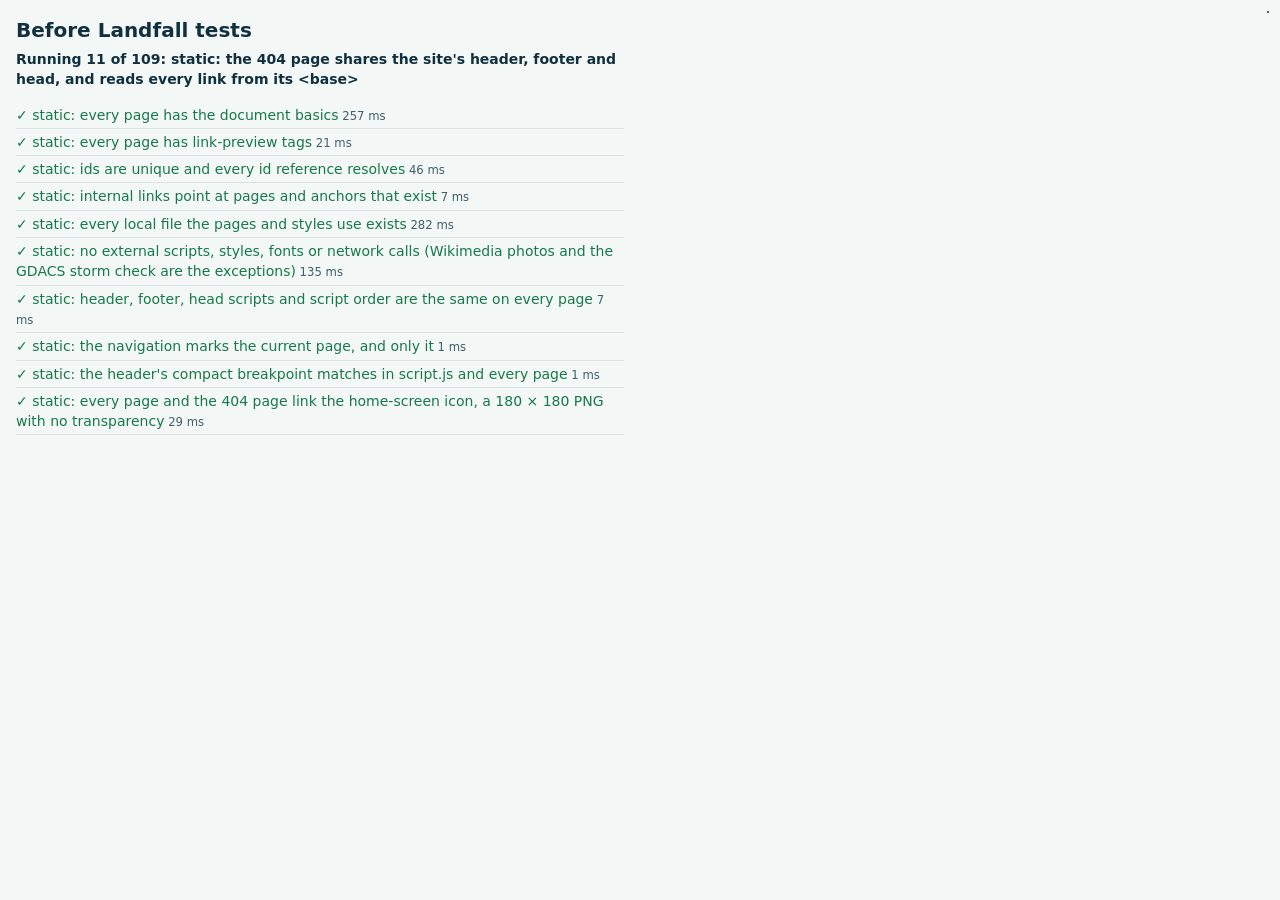
<file: tests/index.html>
<!DOCTYPE html>
<html lang="en">
<head>
  <meta charset="utf-8">
  <meta name="viewport" content="width=device-width, initial-scale=1">
  <meta name="robots" content="noindex">
  <title>Before Landfall tests</title>
  <style>
    :root { color-scheme: light dark; --pass: #17794a; --fail: #c62839; --ink: #10303f; --soft: #3f5f6c; --paper: #f3f7f6; }
    @media (prefers-color-scheme: dark) { :root { --pass: #5fd394; --fail: #ff6b7a; --ink: #e6f0ef; --soft: #a7bec2; --paper: #0c1e27; } }
    body { margin: 0; padding: 16px; background: var(--paper); color: var(--ink); font: 14px/1.45 system-ui, sans-serif; }
    main { max-width: calc(50vw - 32px); }
    h1 { margin: 0 0 4px; font-size: 1.25rem; }
    #summary { margin: 0 0 12px; font-weight: 700; }
    body[data-status="pass"] #summary { color: var(--pass); }
    body[data-status="fail"] #summary { color: var(--fail); }
    ol { margin: 0; padding: 0; list-style: none; }
    li { padding: 3px 0; border-bottom: 1px solid color-mix(in srgb, var(--ink) 10%, transparent); }
    .pass strong { color: var(--pass); font-weight: 500; }
    .fail strong { color: var(--fail); }
    small { color: var(--soft); }
    pre { margin: 4px 0 6px; white-space: pre-wrap; overflow-wrap: anywhere; font-size: 12px; }
    /* The page under test stays on screen: observers and animation frames pause for hidden frames. */
    #stage { position: fixed; top: 12px; right: 12px; transform-origin: top right; outline: 1px solid var(--soft); background: #fff; }
    #stage iframe { display: block; border: 0; }
    @media (max-width: 700px) { main { max-width: none; } #stage { opacity: .9; } }
  </style>
</head>
<body>
  <main>
    <h1>Before Landfall tests</h1>
    <p id="summary" role="status">Loading…</p>
    <ol id="results"></ol>
  </main>
  <div id="stage" aria-hidden="true"></div>
  <script>
    // Load the test files fresh each time: a simple local server lets the browser cache them,
    // and a stale copy would test old code.
    ["harness.js", "static-tests.js", "behaviour-tests.js"].reduce((ready, file) => ready.then(() => new Promise((resolve, reject) => {
      const script = document.createElement("script");
      script.src = file + "?t=" + Date.now();
      script.onload = resolve;
      script.onerror = () => reject(new Error("Could not load " + file));
      document.body.append(script);
    })), Promise.resolve()).then(() => window.Harness.run(), (error) => {
      document.getElementById("summary").textContent = error.message;
    });
  </script>
</body>
</html>
</file>
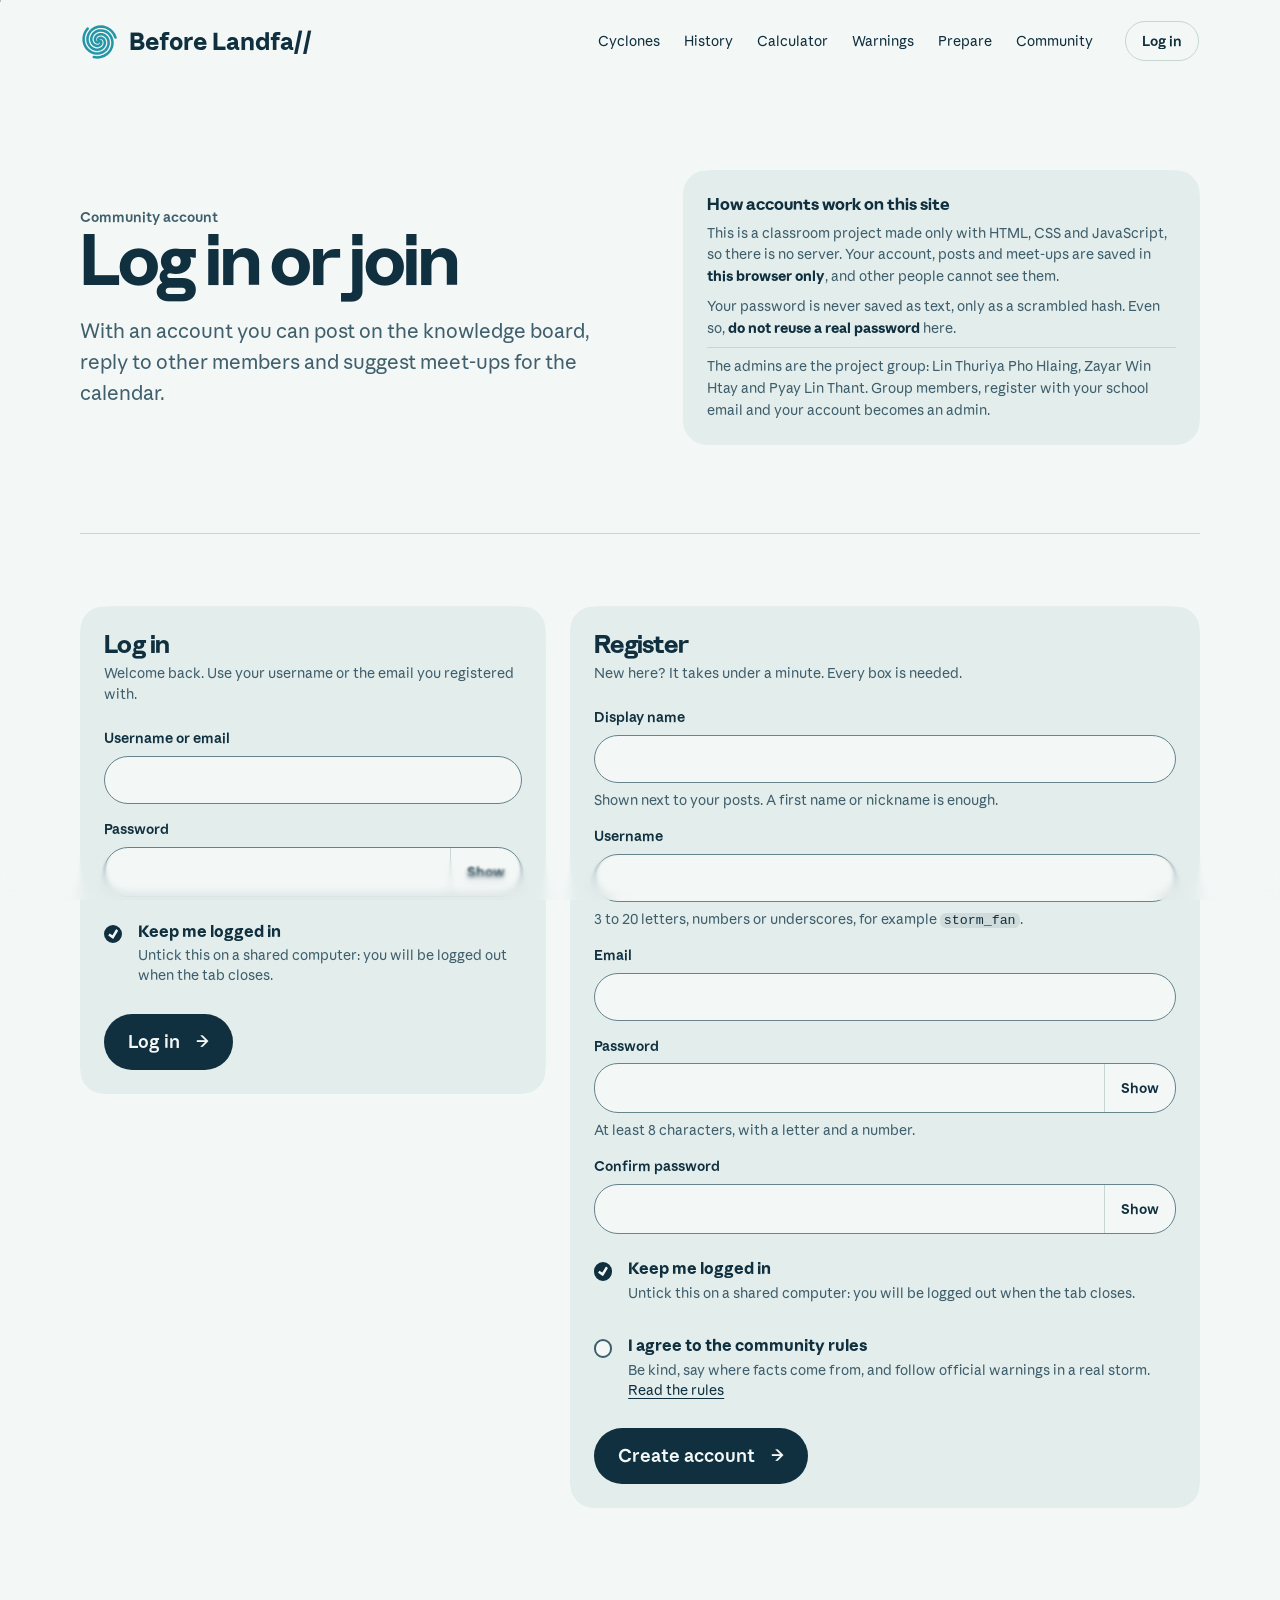
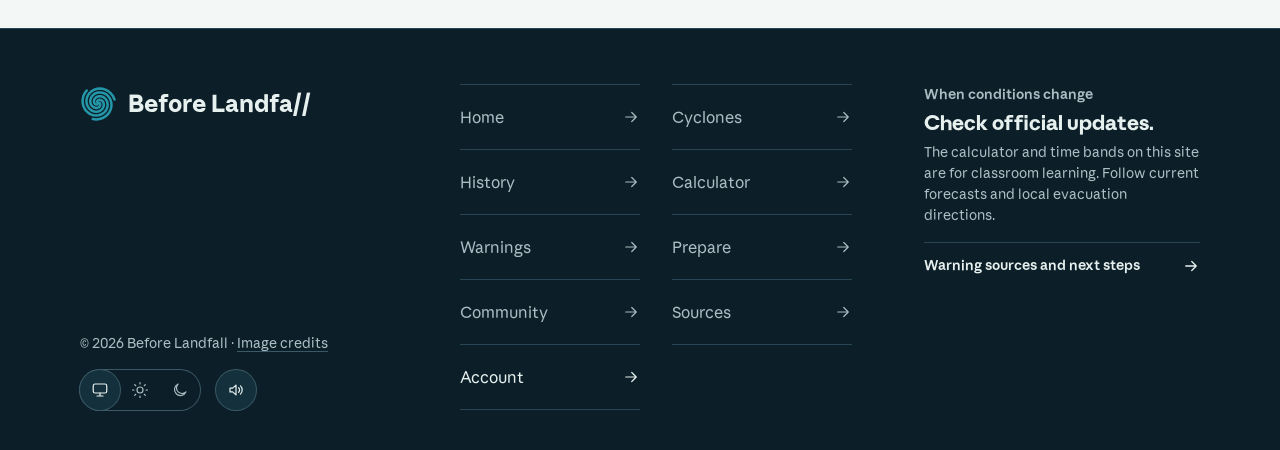
<file: account.html>
<!DOCTYPE html>
<html lang="en">
<head>
  <meta charset="utf-8">
  <meta name="viewport" content="width=device-width, initial-scale=1">
  <title>Log in or register | Before Landfall</title>
  <meta name="description" content="Log in or create an account to post on the Before Landfall knowledge board and suggest cyclone meet-ups. Accounts are saved in your browser only.">
  <meta name="theme-color" content="#f3f7f6" media="(prefers-color-scheme: light)">
  <meta name="theme-color" content="#0c1e27" media="(prefers-color-scheme: dark)">
  <meta property="og:type" content="website">
  <meta property="og:site_name" content="Before Landfall">
  <meta property="og:title" content="Log in or register">
  <meta property="og:description" content="Log in or create an account to post on the Before Landfall knowledge board and suggest cyclone meet-ups. Accounts are saved in your browser only.">
  <meta property="og:url" content="https://linisaskid.github.io/before-landfall/account.html">
  <meta property="og:image" content="https://linisaskid.github.io/before-landfall/images/share.png">
  <meta property="og:image:width" content="1200">
  <meta property="og:image:height" content="630">
  <meta property="og:image:alt" content="The Before Landfall cyclone logo and the question: How much time would you have before landfall?">
  <meta name="twitter:card" content="summary_large_image">
  <script>
    // Runs before first paint: apply the saved theme and the header's starting state,
    // so the page does not flash or jump while the main scripts load.
    (function () {
      const root = document.documentElement;
      try {
        const saved = localStorage.getItem("theme");
        if (saved === "light" || saved === "dark") root.dataset.theme = saved;
      } catch (error) {}
      root.classList.add("header-motion-initializing");
      // On a phone the page links fold into a menu (script.js runs its button). Set here so
      // the links never show for a moment first; with no JavaScript at all they stay on show.
      root.classList.add("has-nav-menu");
      if (window.scrollY > 15 || (window.visualViewport ? window.visualViewport.width : window.innerWidth) <= 870) {
        root.classList.add("header-is-compact");
      }
      // Hover effects stay off until the pointer really moves, so a link that happens
      // to sit under a resting cursor does not light up as the page loads.
      root.classList.add("hover-cold");
      let firstX = -1;
      let firstY = -1;

      function arm() {
        root.classList.remove("hover-cold");
        window.removeEventListener("pointermove", onMove);
        window.removeEventListener("pointerdown", arm);
      }

      function onMove(event) {
        if (firstX < 0) {
          firstX = event.clientX;
          firstY = event.clientY;
          return;
        }

        if (Math.abs(event.clientX - firstX) + Math.abs(event.clientY - firstY) > 12) arm();
      }

      window.addEventListener("pointermove", onMove, { passive: true });
      window.addEventListener("pointerdown", arm, { passive: true });
    })();
  </script>
  <link rel="icon" href="images/logo.svg" type="image/svg+xml">
  <link rel="apple-touch-icon" href="apple-touch-icon.png">
  <link rel="preload" href="fonts/fall-sans-text-regular.woff2" as="font" type="font/woff2" crossorigin>
  <link rel="preload" href="fonts/fall-sans-display-bold.woff2" as="font" type="font/woff2" crossorigin>
  <link rel="stylesheet" href="styles.css">
  <link rel="stylesheet" href="motion.css">
  <script>document.documentElement.classList.add("motion-pending");</script>
</head>
<body>
  <a class="skip-link" href="#main">Skip to content</a>
  <header class="site-header">
    <div class="container header-inner">
      <a class="brand" href="index.html">
        <img src="images/logo.svg" alt="" width="36" height="36">
        <span class="brand-wordmark" aria-hidden="true"><span class="brand-wordmark-initial">B</span><span class="brand-wordmark-fold"><span class="brand-wordmark-expansion">efore Landfa</span></span><span class="brand-wordmark-slashes">//</span></span>
        <span class="visually-hidden">Before Landfall</span>
      </a>
      <button class="nav-toggle" type="button" aria-expanded="false" aria-controls="site-nav"><span class="nav-toggle-icon" aria-hidden="true"><span></span><span></span></span><span class="nav-toggle-label">Menu</span></button>
      <nav id="site-nav" aria-label="Main">
        <ul class="nav-list">
          <li><a href="cyclones.html">Cyclones</a></li>
          <li><a href="history.html">History</a></li>
          <li><a href="calculator.html">Calculator</a></li>
          <li><a href="warnings.html">Warnings</a></li>
          <li><a href="prepare.html">Prepare</a></li>
          <li><a href="community.html">Community</a></li>
        </ul>
      </nav>
      <a class="account-link" id="account-link" href="account.html"><span class="account-avatar" aria-hidden="true"></span><span class="account-label">Log in</span></a>
    </div>
  </header>

  <main id="main" class="page-main page-main--account">
    <!-- The forms come straight after the heading, so on a phone (and for keyboards and
         screen readers) nobody has to get through the explanation to log in. On wide
         screens the grid still shows the explanation beside the heading. -->
    <div class="container account-layout">
      <header class="support-hero account-hero">
        <div class="support-hero-copy" data-reveal>
          <p class="eyebrow">Community account</p>
          <h1>Log in or join</h1>
          <p class="lead">With an account you can post on the knowledge board, reply to other members and suggest meet-ups for the calendar.</p>
        </div>
      </header>

      <section class="block account-section" aria-label="Log in or register">
        <p class="form-error" id="account-storage-note" role="alert" hidden>Your browser is blocking storage for this site, so you cannot log in or register. Allow site data in your browser settings and reload the page.</p>

        <div class="account-card signed-in-card" id="signed-in-card" data-smooth hidden>
          <div class="signed-in-head">
            <span class="signed-in-avatar" id="signed-in-avatar" aria-hidden="true"></span>
            <div>
              <h2>You’re logged in</h2>
              <p>Signed in as <strong id="signed-in-name">Member</strong> (<span id="signed-in-username">@member</span>), <span id="signed-in-role">a member</span>.</p>
            </div>
          </div>
          <div class="form-actions">
            <a class="button" href="community.html">Go to the community</a>
            <button class="button button--quiet" type="button" id="change-avatar-button" aria-haspopup="dialog">Change avatar</button>
            <button class="button button--quiet" type="button" id="log-out-button">Log out</button>
          </div>
          <p class="status-message" id="avatar-status" role="status"></p>
        </div>

        <dialog class="avatar-dialog" id="avatar-dialog" aria-labelledby="avatar-dialog-title" aria-describedby="avatar-dialog-help">
          <form id="avatar-form" method="dialog">
            <h2 id="avatar-dialog-title">Choose an avatar</h2>
            <p id="avatar-dialog-help">Drag the pictures around, or use the arrow keys. The one in the middle shows next to your name in the community.</p>
            <fieldset class="avatar-field" id="avatar-field">
              <legend class="visually-hidden">Avatars</legend>
              <div class="avatar-stage" id="avatar-stage"></div>
            </fieldset>
            <div class="avatar-dialog-actions">
              <button class="button button--quiet" type="button" id="avatar-shuffle">Shuffle</button>
              <button class="button button--quiet" type="button" id="avatar-cancel">Cancel</button>
              <button class="button" type="submit" id="avatar-save">Save</button>
            </div>
          </form>
        </dialog>

        <div class="account-grid" id="account-forms">
          <section class="account-card" id="log-in" aria-labelledby="login-title" data-smooth>
            <h2 id="login-title">Log in</h2>
            <p class="account-intro">Welcome back. Use your username or the email you registered with.</p>
            <form id="login-form" class="form-stack" novalidate>
              <div class="form-field">
                <label for="login-id">Username or email</label>
                <input id="login-id" name="username" type="text" autocomplete="username" autocapitalize="none" spellcheck="false" required aria-describedby="login-id-error">
                <p class="field-error" id="login-id-error" hidden></p>
              </div>
              <div class="form-field">
                <label for="login-password">Password</label>
                <div class="password-field">
                  <input id="login-password" name="password" type="password" autocomplete="current-password" required aria-describedby="login-password-error">
                  <button class="password-toggle" type="button" data-password-toggle aria-controls="login-password" hidden><span class="toggle-word">Show</span><span class="visually-hidden"> password</span></button>
                </div>
                <p class="field-error" id="login-password-error" hidden></p>
              </div>
              <label class="check-row">
                <input id="login-remember" type="checkbox" checked>
                <span><strong>Keep me logged in</strong><small>Untick this on a shared computer: you will be logged out when the tab closes.</small></span>
              </label>
              <p class="form-error" id="login-error" role="alert" hidden></p>
              <button class="button form-submit" type="submit">Log in <span aria-hidden="true">→</span></button>
            </form>
          </section>

          <section class="account-card" id="register" aria-labelledby="register-title" data-smooth>
            <h2 id="register-title">Register</h2>
            <p class="account-intro">New here? It takes under a minute. Every box is needed.</p>
            <form id="register-form" class="form-stack" novalidate>
              <div class="form-field">
                <label for="register-name">Display name</label>
                <input id="register-name" name="name" type="text" maxlength="40" autocomplete="nickname" required aria-describedby="register-name-help register-name-error">
                <small id="register-name-help">Shown next to your posts. A first name or nickname is enough.</small>
                <p class="field-error" id="register-name-error" hidden></p>
              </div>
              <div class="form-field">
                <label for="register-username">Username</label>
                <input id="register-username" name="username" type="text" maxlength="20" autocomplete="username" autocapitalize="none" spellcheck="false" required aria-describedby="register-username-help register-username-error">
                <small id="register-username-help">3 to 20 letters, numbers or underscores, for example <code>storm_fan</code>.</small>
                <p class="field-error" id="register-username-error" hidden></p>
              </div>
              <div class="form-field">
                <label for="register-email">Email</label>
                <input id="register-email" name="email" type="email" maxlength="80" autocomplete="email" autocapitalize="none" spellcheck="false" required aria-describedby="register-email-error">
                <p class="field-error" id="register-email-error" hidden></p>
              </div>
              <div class="form-field">
                <label for="register-password">Password</label>
                <div class="password-field">
                  <input id="register-password" name="new-password" type="password" autocomplete="new-password" required aria-describedby="register-password-help password-strength register-password-error">
                  <button class="password-toggle" type="button" data-password-toggle aria-controls="register-password" hidden><span class="toggle-word">Show</span><span class="visually-hidden"> password</span></button>
                </div>
                <small id="register-password-help">At least 8 characters, with a letter and a number.</small>
                <p class="password-strength" id="password-strength" hidden><span class="strength-bar" aria-hidden="true"><span></span></span><span>Strength: <span class="strength-word"></span></span></p>
                <p class="field-error" id="register-password-error" hidden></p>
              </div>
              <div class="form-field">
                <label for="register-confirm">Confirm password</label>
                <div class="password-field">
                  <input id="register-confirm" name="confirm-password" type="password" autocomplete="new-password" required aria-describedby="register-confirm-error">
                  <button class="password-toggle" type="button" data-password-toggle aria-controls="register-confirm" hidden><span class="toggle-word">Show</span><span class="visually-hidden"> password</span></button>
                </div>
                <p class="field-error" id="register-confirm-error" hidden></p>
              </div>
              <label class="check-row">
                <input id="register-remember" type="checkbox" checked>
                <span><strong>Keep me logged in</strong><small>Untick this on a shared computer: you will be logged out when the tab closes.</small></span>
              </label>
              <label class="check-row">
                <input id="register-agree" type="checkbox" required aria-describedby="register-agree-error">
                <span><strong>I agree to the community rules</strong><small>Be kind, say where facts come from, and follow official warnings in a real storm. <a href="community.html#community-rules">Read the rules</a></small></span>
              </label>
              <p class="field-error" id="register-agree-error" hidden></p>
              <p class="form-error" id="register-error" role="alert" hidden></p>
              <button class="button form-submit" type="submit">Create account <span aria-hidden="true">→</span></button>
            </form>
          </section>
        </div>
      </section>

      <aside class="demo-note" aria-labelledby="demo-note-title" data-smooth data-reveal data-reveal-delay="1">
        <h2 id="demo-note-title">How accounts work on this site</h2>
        <p>This is a classroom project made only with HTML, CSS and JavaScript, so there is no server. Your account, posts and meet-ups are saved in <strong>this browser only</strong>, and other people cannot see them.</p>
        <p>Your password is never saved as text, only as a scrambled hash. Even so, <strong>do not reuse a real password</strong> here.</p>
        <p class="demo-login">The admins are the project group: Lin Thuriya Pho Hlaing, Zayar Win Htay and Pyay Lin Thant. Group members, register with your school email and your account becomes an admin.</p>
      </aside>
    </div>
  </main>

  <footer class="site-footer">
    <div class="container footer-inner">
      <div class="footer-side">
        <a class="brand" href="index.html">
          <img src="images/logo.svg" alt="" width="36" height="36">
          <span class="brand-wordmark" aria-hidden="true">Before Landfa//</span>
          <span class="visually-hidden">Before Landfall</span>
        </a>
        <div class="footer-meta">
          <p class="footer-copy">© 2026 Before Landfall · <a href="sources.html#credits-title">Image credits</a></p>
          <div class="footer-settings">
            <fieldset class="theme-switch" id="theme-switch" hidden>
              <legend class="visually-hidden">Colour theme</legend>
              <span class="theme-thumb" aria-hidden="true"></span>
              <span class="theme-option">
                <input type="radio" name="theme" id="theme-system" value="system" checked>
                <label for="theme-system" title="System">
                  <span class="visually-hidden">System</span>
                  <svg width="18" height="18" viewBox="0 0 24 24" fill="none" stroke="currentColor" stroke-width="1.6" stroke-linecap="round" stroke-linejoin="round" aria-hidden="true"><rect x="3" y="4" width="18" height="12" rx="2.5"/><path d="M8 20h8M12 16v4"/></svg>
                </label>
              </span>
              <span class="theme-option">
                <input type="radio" name="theme" id="theme-light" value="light">
                <label for="theme-light" title="Light">
                  <span class="visually-hidden">Light</span>
                  <svg width="18" height="18" viewBox="0 0 24 24" fill="none" stroke="currentColor" stroke-width="1.6" stroke-linecap="round" stroke-linejoin="round" aria-hidden="true"><circle cx="12" cy="12" r="4"/><path d="M12 2v2M12 20v2M2 12h2M20 12h2M4.9 4.9l1.4 1.4M17.7 17.7l1.4 1.4M4.9 19.1l1.4-1.4M17.7 6.3l1.4-1.4"/></svg>
                </label>
              </span>
              <span class="theme-option">
                <input type="radio" name="theme" id="theme-dark" value="dark">
                <label for="theme-dark" title="Dark">
                  <span class="visually-hidden">Dark</span>
                  <svg width="18" height="18" viewBox="0 0 24 24" fill="none" stroke="currentColor" stroke-width="1.6" stroke-linecap="round" stroke-linejoin="round" aria-hidden="true"><path d="M20 14.5A8 8 0 1 1 9.5 4a6.5 6.5 0 0 0 10.5 10.5z"/></svg>
                </label>
              </span>
            </fieldset>
            <button type="button" class="sound-toggle" id="sound-toggle" aria-pressed="true" title="Sound on" hidden>
              <span class="visually-hidden">Interface sounds</span>
              <svg class="sound-icon-on" width="18" height="18" viewBox="0 0 24 24" fill="none" stroke="currentColor" stroke-width="1.6" stroke-linecap="round" stroke-linejoin="round" aria-hidden="true"><path d="M4 9.5h3.5L12 5.5v13l-4.5-4H4z"/><path d="M15.5 9a4.2 4.2 0 0 1 0 6M18 6.5a7.8 7.8 0 0 1 0 11"/></svg>
              <svg class="sound-icon-off" width="18" height="18" viewBox="0 0 24 24" fill="none" stroke="currentColor" stroke-width="1.6" stroke-linecap="round" stroke-linejoin="round" aria-hidden="true"><path d="M4 9.5h3.5L12 5.5v13l-4.5-4H4z"/><path d="M16 9.5l5 5M21 9.5l-5 5"/></svg>
            </button>
          </div>
        </div>
      </div>

      <nav class="footer-nav" aria-label="Footer">
        <ul class="footer-links">
          <li><a href="index.html"><span>Home</span><svg width="18" height="18" viewBox="0 0 24 24" fill="none" stroke="currentColor" stroke-width="1.6" stroke-linecap="round" stroke-linejoin="round" aria-hidden="true"><path d="M5 12h14M13 6l6 6-6 6"/></svg></a></li>
          <li><a href="cyclones.html"><span>Cyclones</span><svg width="18" height="18" viewBox="0 0 24 24" fill="none" stroke="currentColor" stroke-width="1.6" stroke-linecap="round" stroke-linejoin="round" aria-hidden="true"><path d="M5 12h14M13 6l6 6-6 6"/></svg></a></li>
          <li><a href="history.html"><span>History</span><svg width="18" height="18" viewBox="0 0 24 24" fill="none" stroke="currentColor" stroke-width="1.6" stroke-linecap="round" stroke-linejoin="round" aria-hidden="true"><path d="M5 12h14M13 6l6 6-6 6"/></svg></a></li>
          <li><a href="calculator.html"><span>Calculator</span><svg width="18" height="18" viewBox="0 0 24 24" fill="none" stroke="currentColor" stroke-width="1.6" stroke-linecap="round" stroke-linejoin="round" aria-hidden="true"><path d="M5 12h14M13 6l6 6-6 6"/></svg></a></li>
          <li><a href="warnings.html"><span>Warnings</span><svg width="18" height="18" viewBox="0 0 24 24" fill="none" stroke="currentColor" stroke-width="1.6" stroke-linecap="round" stroke-linejoin="round" aria-hidden="true"><path d="M5 12h14M13 6l6 6-6 6"/></svg></a></li>
          <li><a href="prepare.html"><span>Prepare</span><svg width="18" height="18" viewBox="0 0 24 24" fill="none" stroke="currentColor" stroke-width="1.6" stroke-linecap="round" stroke-linejoin="round" aria-hidden="true"><path d="M5 12h14M13 6l6 6-6 6"/></svg></a></li>
          <li><a href="community.html"><span>Community</span><svg width="18" height="18" viewBox="0 0 24 24" fill="none" stroke="currentColor" stroke-width="1.6" stroke-linecap="round" stroke-linejoin="round" aria-hidden="true"><path d="M5 12h14M13 6l6 6-6 6"/></svg></a></li>
          <li><a href="sources.html"><span>Sources</span><svg width="18" height="18" viewBox="0 0 24 24" fill="none" stroke="currentColor" stroke-width="1.6" stroke-linecap="round" stroke-linejoin="round" aria-hidden="true"><path d="M5 12h14M13 6l6 6-6 6"/></svg></a></li>
          <li><a href="account.html" aria-current="page"><span>Account</span><svg width="18" height="18" viewBox="0 0 24 24" fill="none" stroke="currentColor" stroke-width="1.6" stroke-linecap="round" stroke-linejoin="round" aria-hidden="true"><path d="M5 12h14M13 6l6 6-6 6"/></svg></a></li>
        </ul>
      </nav>

      <aside class="footer-guidance" aria-labelledby="footer-guidance-title">
        <p class="footer-kicker">When conditions change</p>
        <h2 id="footer-guidance-title">Check official updates.</h2>
        <p>The calculator and time bands on this site are for classroom learning. Follow current forecasts and local evacuation directions.</p>
        <a href="warnings.html">Warning sources and next steps <svg width="18" height="18" viewBox="0 0 24 24" fill="none" stroke="currentColor" stroke-width="1.7" stroke-linecap="round" stroke-linejoin="round" aria-hidden="true"><path d="M5 12h14M13 6l6 6-6 6"/></svg></a>
      </aside>
    </div>
  </footer>

  <!-- Libraries (local copies in lib/), then the site's own scripts. All deferred, so they run in this order. -->
  <script src="lib/lisse.js" defer></script>
  <script src="lib/rolltext.min.js" defer></script>
  <script src="lib/gsap.min.js" defer></script>
  <script src="lib/ScrollTrigger.min.js" defer></script>
  <script src="lib/SplitText.min.js" defer></script>
  <script src="sound.js" defer></script>
  <script src="script.js" defer></script>
  <script src="community.js" defer></script>
  <script src="motion.js" defer></script>
</body>
</html>
</file>
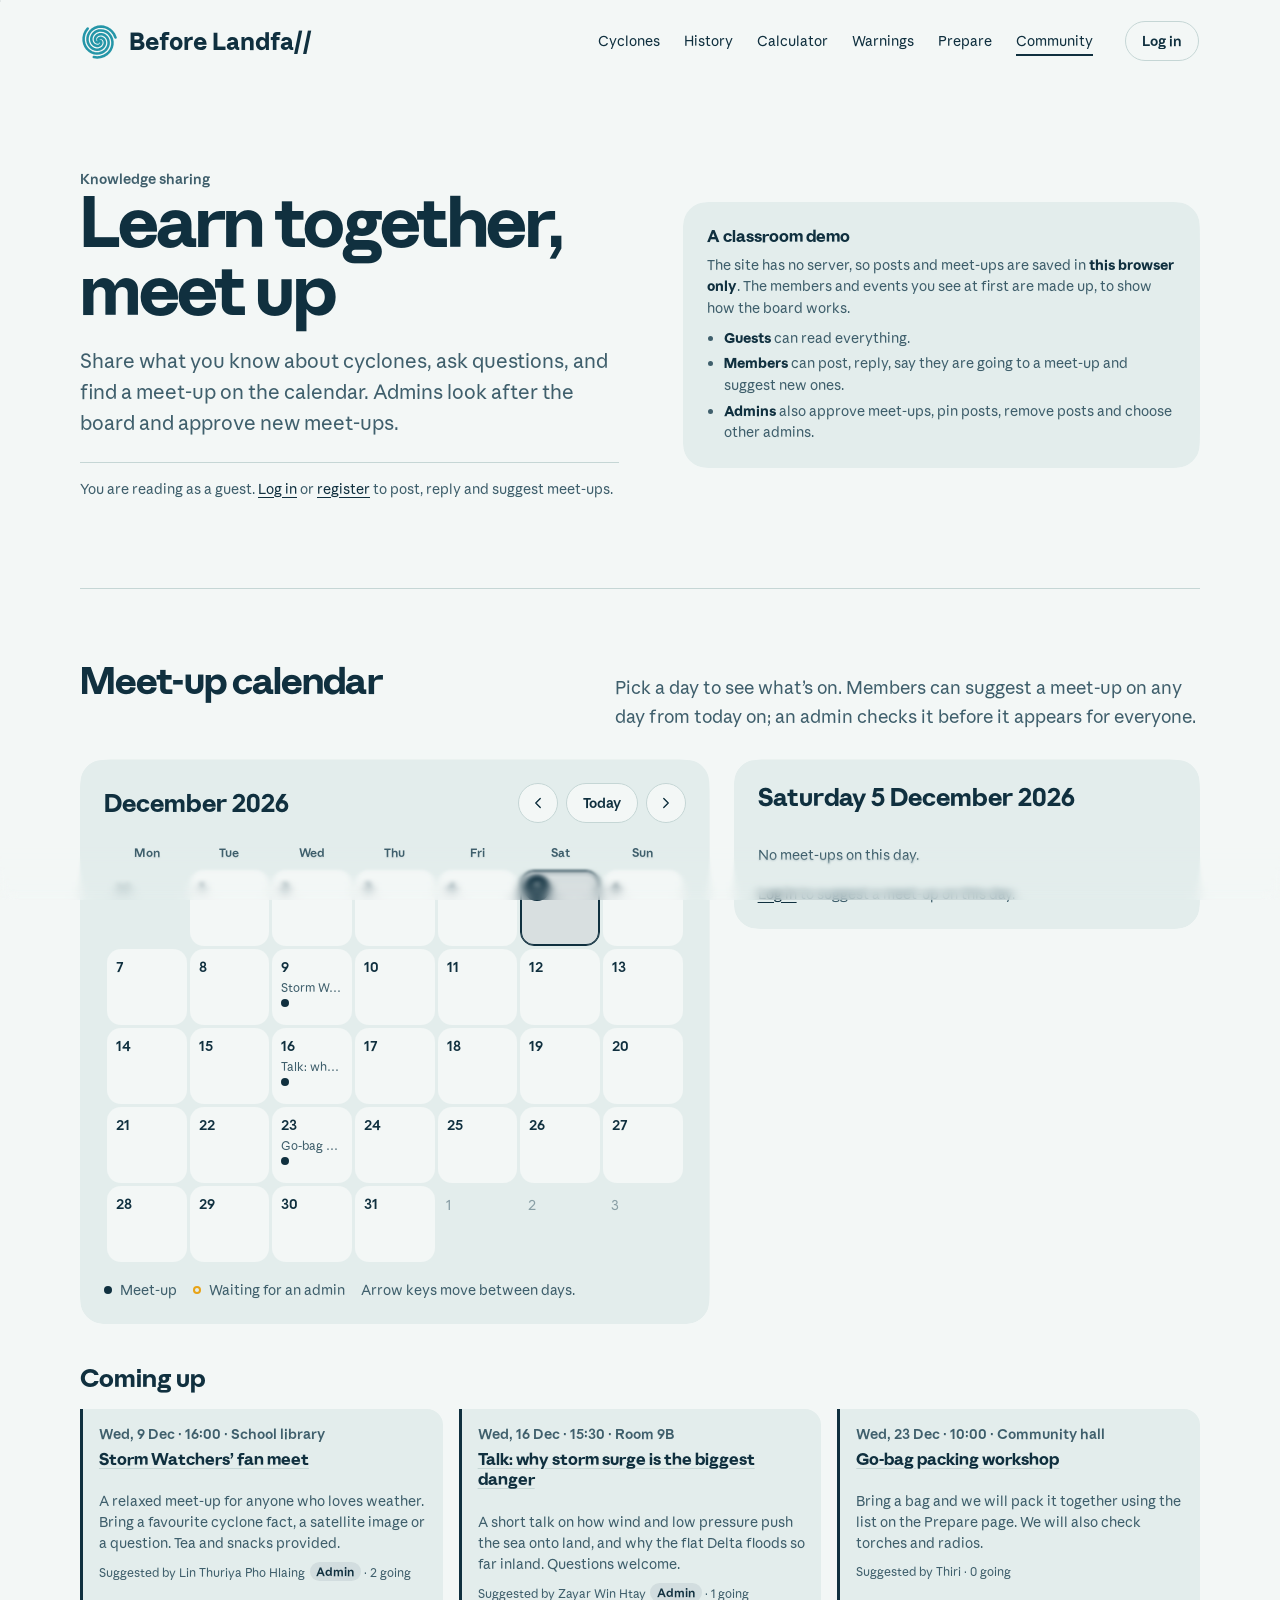
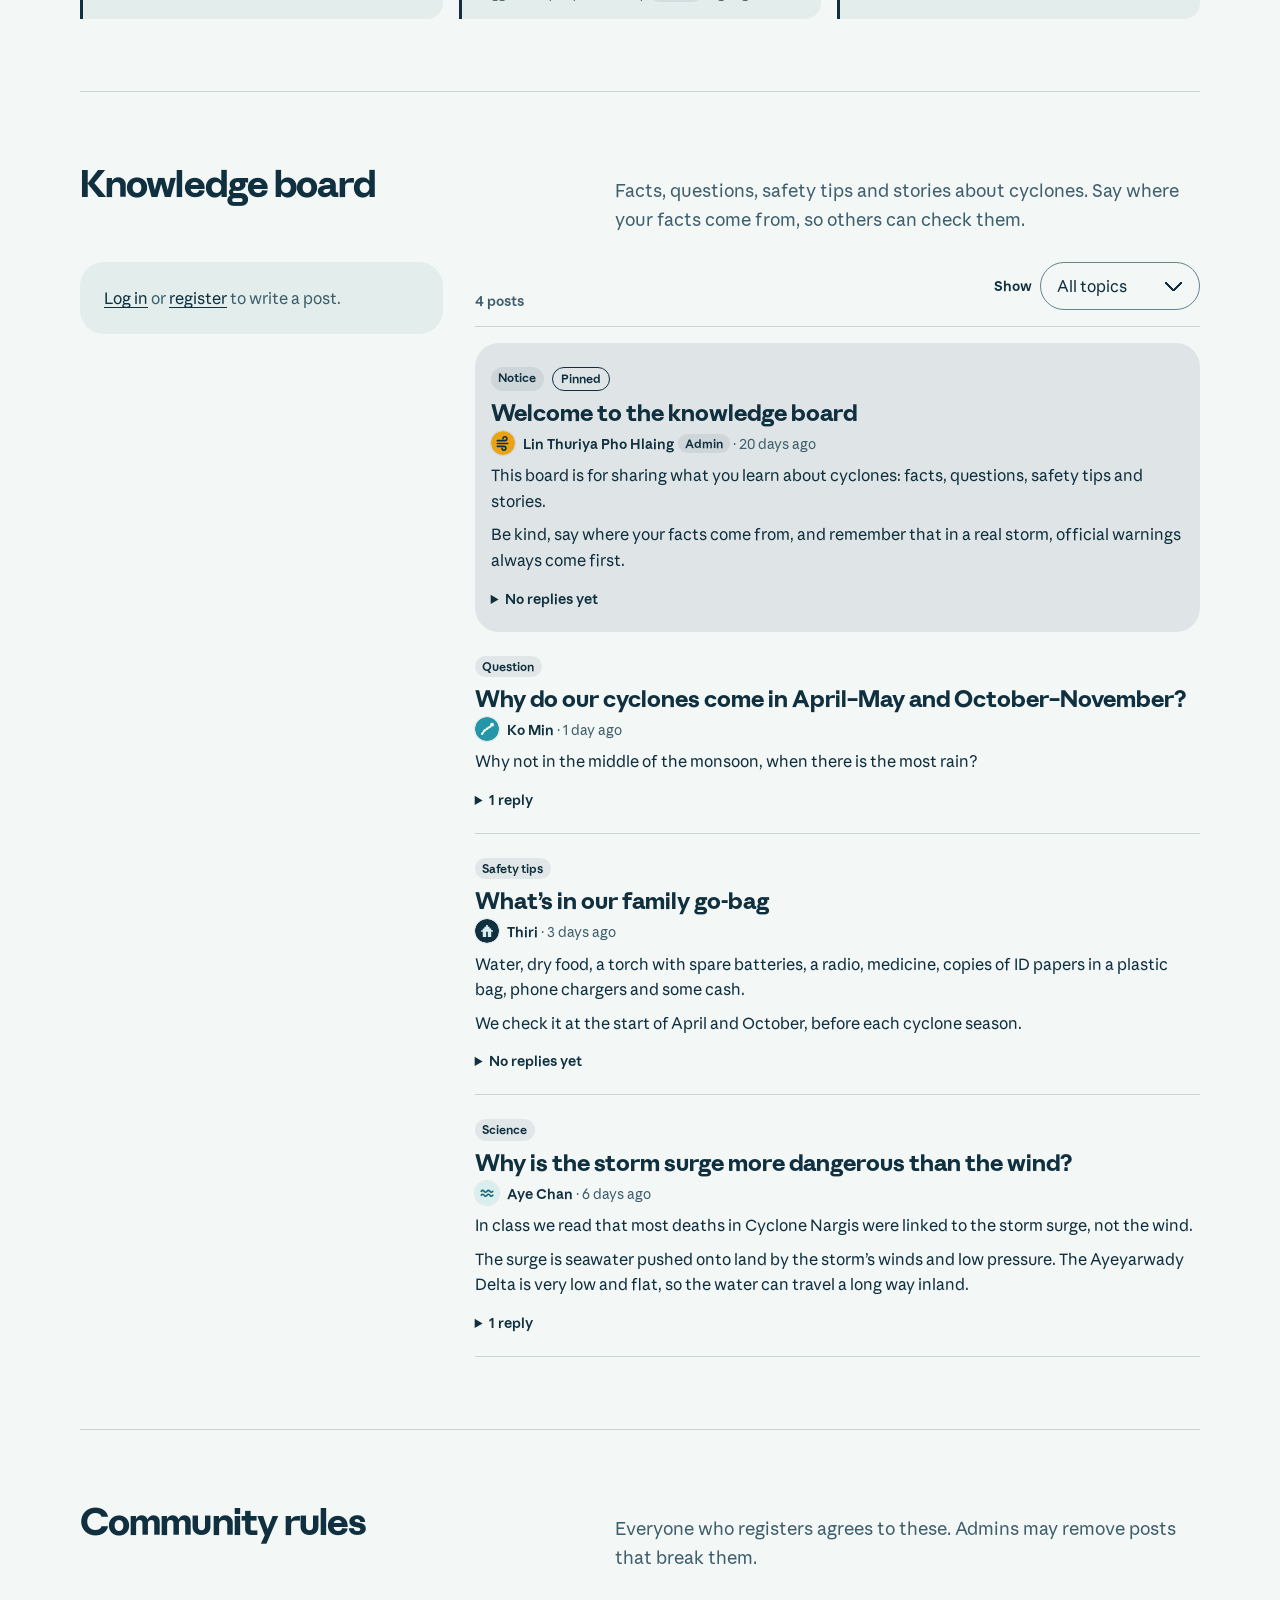
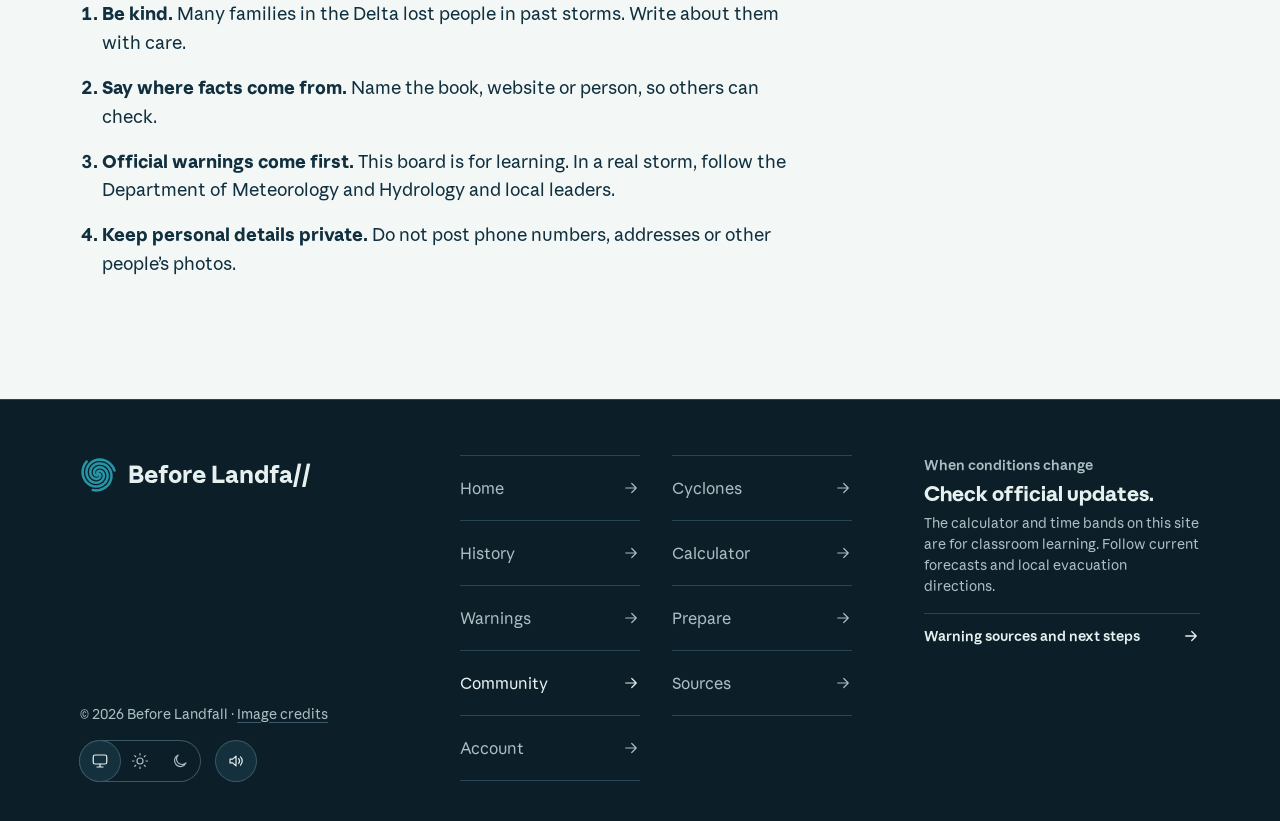
<file: community.html>
<!DOCTYPE html>
<html lang="en">
<head>
  <meta charset="utf-8">
  <meta name="viewport" content="width=device-width, initial-scale=1">
  <title>Community: meet-ups and knowledge board | Before Landfall</title>
  <meta name="description" content="Share what you know about cyclones, ask questions on the knowledge board, and find or suggest a meet-up on the community calendar.">
  <meta name="theme-color" content="#f3f7f6" media="(prefers-color-scheme: light)">
  <meta name="theme-color" content="#0c1e27" media="(prefers-color-scheme: dark)">
  <meta property="og:type" content="website">
  <meta property="og:site_name" content="Before Landfall">
  <meta property="og:title" content="Community: meet-ups and knowledge board">
  <meta property="og:description" content="Share what you know about cyclones, ask questions on the knowledge board, and find or suggest a meet-up on the community calendar.">
  <meta property="og:url" content="https://linisaskid.github.io/before-landfall/community.html">
  <meta property="og:image" content="https://linisaskid.github.io/before-landfall/images/share.png">
  <meta property="og:image:width" content="1200">
  <meta property="og:image:height" content="630">
  <meta property="og:image:alt" content="The Before Landfall cyclone logo and the question: How much time would you have before landfall?">
  <meta name="twitter:card" content="summary_large_image">
  <script>
    // Runs before first paint: apply the saved theme and the header's starting state,
    // so the page does not flash or jump while the main scripts load.
    (function () {
      const root = document.documentElement;
      try {
        const saved = localStorage.getItem("theme");
        if (saved === "light" || saved === "dark") root.dataset.theme = saved;
      } catch (error) {}
      root.classList.add("header-motion-initializing");
      // On a phone the page links fold into a menu (script.js runs its button). Set here so
      // the links never show for a moment first; with no JavaScript at all they stay on show.
      root.classList.add("has-nav-menu");
      if (window.scrollY > 15 || (window.visualViewport ? window.visualViewport.width : window.innerWidth) <= 870) {
        root.classList.add("header-is-compact");
      }
      // Hover effects stay off until the pointer really moves, so a link that happens
      // to sit under a resting cursor does not light up as the page loads.
      root.classList.add("hover-cold");
      let firstX = -1;
      let firstY = -1;

      function arm() {
        root.classList.remove("hover-cold");
        window.removeEventListener("pointermove", onMove);
        window.removeEventListener("pointerdown", arm);
      }

      function onMove(event) {
        if (firstX < 0) {
          firstX = event.clientX;
          firstY = event.clientY;
          return;
        }

        if (Math.abs(event.clientX - firstX) + Math.abs(event.clientY - firstY) > 12) arm();
      }

      window.addEventListener("pointermove", onMove, { passive: true });
      window.addEventListener("pointerdown", arm, { passive: true });
    })();
  </script>
  <link rel="icon" href="images/logo.svg" type="image/svg+xml">
  <link rel="apple-touch-icon" href="apple-touch-icon.png">
  <link rel="preload" href="fonts/fall-sans-text-regular.woff2" as="font" type="font/woff2" crossorigin>
  <link rel="preload" href="fonts/fall-sans-display-bold.woff2" as="font" type="font/woff2" crossorigin>
  <link rel="stylesheet" href="styles.css">
  <link rel="stylesheet" href="motion.css">
  <script>document.documentElement.classList.add("motion-pending");</script>
</head>
<body>
  <a class="skip-link" href="#main">Skip to content</a>
  <header class="site-header">
    <div class="container header-inner">
      <a class="brand" href="index.html">
        <img src="images/logo.svg" alt="" width="36" height="36">
        <span class="brand-wordmark" aria-hidden="true"><span class="brand-wordmark-initial">B</span><span class="brand-wordmark-fold"><span class="brand-wordmark-expansion">efore Landfa</span></span><span class="brand-wordmark-slashes">//</span></span>
        <span class="visually-hidden">Before Landfall</span>
      </a>
      <button class="nav-toggle" type="button" aria-expanded="false" aria-controls="site-nav"><span class="nav-toggle-icon" aria-hidden="true"><span></span><span></span></span><span class="nav-toggle-label">Menu</span></button>
      <nav id="site-nav" aria-label="Main">
        <ul class="nav-list">
          <li><a href="cyclones.html">Cyclones</a></li>
          <li><a href="history.html">History</a></li>
          <li><a href="calculator.html">Calculator</a></li>
          <li><a href="warnings.html">Warnings</a></li>
          <li><a href="prepare.html">Prepare</a></li>
          <li><a href="community.html" aria-current="page">Community</a></li>
        </ul>
      </nav>
      <a class="account-link" id="account-link" href="account.html"><span class="account-avatar" aria-hidden="true"></span><span class="account-label">Log in</span></a>
    </div>
  </header>

  <main id="main" class="page-main page-main--community">
    <header class="support-hero container community-hero">
      <div class="support-hero-copy" data-reveal>
        <p class="eyebrow">Knowledge sharing</p>
        <h1>Learn together, meet up</h1>
        <p class="lead">Share what you know about cyclones, ask questions, and find a meet-up on the calendar. Admins look after the board and approve new meet-ups.</p>
        <p class="community-session" id="community-session"><span>You are reading as a guest. <a href="account.html#log-in">Log in</a> or <a href="account.html#register">register</a> to post, reply and suggest meet-ups.</span></p>
      </div>
      <aside class="demo-note" aria-labelledby="community-note-title" data-smooth data-reveal data-reveal-delay="1">
        <h2 id="community-note-title">A classroom demo</h2>
        <p>The site has no server, so posts and meet-ups are saved in <strong>this browser only</strong>. The members and events you see at first are made up, to show how the board works.</p>
        <ul class="role-list">
          <li><strong>Guests</strong> can read everything.</li>
          <li><strong>Members</strong> can post, reply, say they are going to a meet-up and suggest new ones.</li>
          <li><strong>Admins</strong> also approve meet-ups, pin posts, remove posts and choose other admins.</li>
        </ul>
      </aside>
    </header>

    <p class="visually-hidden" id="community-status" role="status" aria-live="polite"></p>

    <section class="block container" id="calendar" aria-labelledby="calendar-title">
      <div class="section-heading">
        <div><h2 id="calendar-title">Meet-up calendar</h2></div>
        <p>Pick a day to see what’s on. Members can suggest a meet-up on any day from today on; an admin checks it before it appears for everyone.</p>
      </div>
      <p class="community-nojs empty-state">The calendar needs JavaScript. Turn it on to see and suggest meet-ups.</p>

      <div class="calendar-layout" id="calendar-app" hidden>
        <div class="calendar-card" data-smooth>
          <div class="calendar-toolbar">
            <h3 class="calendar-month" id="calendar-month" aria-live="polite">This month</h3>
            <div class="calendar-buttons">
              <button class="calendar-nav" type="button" id="calendar-prev" aria-label="Previous month"><svg width="18" height="18" viewBox="0 0 24 24" fill="none" stroke="currentColor" stroke-width="1.8" stroke-linecap="round" stroke-linejoin="round" aria-hidden="true"><path d="M15 6l-6 6 6 6"/></svg></button>
              <button class="calendar-today" type="button" id="calendar-today">Today</button>
              <button class="calendar-nav" type="button" id="calendar-next" aria-label="Next month"><svg width="18" height="18" viewBox="0 0 24 24" fill="none" stroke="currentColor" stroke-width="1.8" stroke-linecap="round" stroke-linejoin="round" aria-hidden="true"><path d="M9 6l6 6-6 6"/></svg></button>
            </div>
          </div>
          <table class="calendar-grid" aria-labelledby="calendar-month" aria-describedby="calendar-help">
            <thead>
              <tr>
                <th scope="col" abbr="Monday">Mon</th>
                <th scope="col" abbr="Tuesday">Tue</th>
                <th scope="col" abbr="Wednesday">Wed</th>
                <th scope="col" abbr="Thursday">Thu</th>
                <th scope="col" abbr="Friday">Fri</th>
                <th scope="col" abbr="Saturday">Sat</th>
                <th scope="col" abbr="Sunday">Sun</th>
              </tr>
            </thead>
            <tbody id="calendar-body"></tbody>
          </table>
          <p class="calendar-help" id="calendar-help">
            <span class="calendar-key"><span class="calendar-dot" aria-hidden="true"></span> Meet-up</span>
            <span class="calendar-key"><span class="calendar-dot is-pending" aria-hidden="true"></span> Waiting for an admin</span>
            <span class="calendar-key calendar-keys-hint">Arrow keys move between days.</span>
          </p>
        </div>

        <div class="day-panel" data-smooth>
          <h3 class="day-title" id="day-title" tabindex="-1">Choose a day</h3>
          <ul class="event-list" id="day-events"></ul>
          <p class="empty-state" id="day-empty">No meet-ups on this day.</p>

          <form class="form-stack meetup-form" id="event-form" novalidate hidden>
            <h4 id="event-form-title">Suggest a meet-up on this day</h4>
            <p class="form-note" id="event-form-note">An admin checks each suggestion before everyone can see it.</p>
            <div class="form-field">
              <label for="meetup-title">What is it?</label>
              <input id="meetup-title" type="text" maxlength="100" placeholder="e.g. Cyclone fan meet" required aria-describedby="meetup-title-error">
              <p class="field-error" id="meetup-title-error" hidden></p>
            </div>
            <div class="meetup-row">
              <div class="form-field">
                <label for="meetup-time">Start time</label>
                <input id="meetup-time" type="time" required aria-describedby="meetup-time-error">
                <p class="field-error" id="meetup-time-error" hidden></p>
              </div>
              <div class="form-field">
                <label for="meetup-place">Where?</label>
                <input id="meetup-place" type="text" maxlength="80" placeholder="e.g. School library" required aria-describedby="meetup-place-error">
                <p class="field-error" id="meetup-place-error" hidden></p>
              </div>
            </div>
            <div class="form-field">
              <label for="meetup-details">Details <span class="optional">(optional)</span></label>
              <textarea id="meetup-details" rows="3" maxlength="600"></textarea>
            </div>
            <p class="form-error" id="event-error" role="alert" hidden></p>
            <button class="button form-submit" type="submit">Save meet-up <span aria-hidden="true">→</span></button>
          </form>
          <p class="event-prompt" id="event-prompt" hidden></p>
        </div>
      </div>

      <div class="upcoming">
        <h3 id="upcoming-title" tabindex="-1">Coming up</h3>
        <ul class="event-list event-list--upcoming" id="upcoming-events"></ul>
        <p class="empty-state" id="upcoming-empty" hidden>Nothing is planned yet. Suggest the first meet-up!</p>
      </div>
    </section>

    <section class="block container" id="board" aria-labelledby="board-title">
      <div class="section-heading">
        <div><h2 id="board-title" tabindex="-1">Knowledge board</h2></div>
        <p>Facts, questions, safety tips and stories about cyclones. Say where your facts come from, so others can check them.</p>
      </div>
      <p class="community-nojs empty-state">The knowledge board needs JavaScript. Turn it on to read and write posts.</p>

      <div class="board-layout" id="board-app" hidden>
        <div class="board-side">
          <form class="form-stack post-form" id="post-form" novalidate hidden data-smooth>
            <h3>Write a post</h3>
            <div class="form-field">
              <label for="new-post-title">Title</label>
              <input id="new-post-title" type="text" maxlength="100" required aria-describedby="new-post-title-error">
              <p class="field-error" id="new-post-title-error" hidden></p>
            </div>
            <div class="form-field">
              <label for="new-post-topic">Topic</label>
              <select id="new-post-topic">
                <option value="Science">Science</option>
                <option value="Safety tips">Safety tips</option>
                <option value="History">History</option>
                <option value="Question">Question</option>
                <option value="Notice">Notice (admins only)</option>
              </select>
            </div>
            <div class="form-field">
              <label for="new-post-body">What do you want to share?</label>
              <textarea id="new-post-body" rows="6" maxlength="2000" required aria-describedby="new-post-body-help new-post-body-error"></textarea>
              <small id="new-post-body-help">Leave a blank line between paragraphs.</small>
              <p class="field-error" id="new-post-body-error" hidden></p>
            </div>
            <p class="form-error" id="post-error" role="alert" hidden></p>
            <button class="button form-submit" type="submit">Post <span aria-hidden="true">→</span></button>
          </form>
          <p class="post-prompt" id="post-prompt" hidden><a href="account.html#log-in">Log in</a> or <a href="account.html#register">register</a> to write a post.</p>
        </div>

        <div class="board-main">
          <div class="board-toolbar">
            <p class="post-count" id="post-count">Posts</p>
            <div class="form-field topic-filter">
              <label for="topic-filter">Show</label>
              <select id="topic-filter">
                <option value="all">All topics</option>
                <option value="Notice">Notices</option>
                <option value="Science">Science</option>
                <option value="Safety tips">Safety tips</option>
                <option value="History">History</option>
                <option value="Question">Questions</option>
              </select>
            </div>
          </div>
          <ol class="post-list" id="post-list"></ol>
          <p class="empty-state" id="post-empty" hidden>No posts in this topic yet.</p>
        </div>
      </div>
    </section>

    <section class="block container" id="community-rules" aria-labelledby="rules-title">
      <div class="section-heading">
        <div><h2 id="rules-title">Community rules</h2></div>
        <p>Everyone who registers agrees to these. Admins may remove posts that break them.</p>
      </div>
      <ol class="rules-list">
        <li><strong>Be kind.</strong> Many families in the Delta lost people in past storms. Write about them with care.</li>
        <li><strong>Say where facts come from.</strong> Name the book, website or person, so others can check.</li>
        <li><strong>Official warnings come first.</strong> This board is for learning. In a real storm, follow the Department of Meteorology and Hydrology and local leaders.</li>
        <li><strong>Keep personal details private.</strong> Do not post phone numbers, addresses or other people’s photos.</li>
      </ol>
    </section>

    <section class="block container" id="admin-tools" aria-labelledby="admin-title" hidden>
      <div class="section-heading">
        <div><h2 id="admin-title">Admin tools</h2></div>
        <p>Only admins see this section. Approve or decline suggested meet-ups, and choose who else can look after the community.</p>
      </div>
      <div class="admin-grid">
        <div class="admin-card" data-smooth>
          <h3 id="pending-title" tabindex="-1">Meet-ups waiting for approval</h3>
          <ul class="event-list" id="pending-events"></ul>
          <p class="empty-state" id="pending-empty">Nothing is waiting. All caught up.</p>
        </div>
        <div class="admin-card" data-smooth>
          <h3>Members</h3>
          <div class="table-scroll">
            <table class="member-table">
              <thead><tr><th scope="col">Name</th><th scope="col">Username</th><th scope="col">Role</th><th scope="col">Joined</th><th scope="col"><span class="visually-hidden">Change role</span></th></tr></thead>
              <tbody id="member-rows"></tbody>
            </table>
          </div>
        </div>
      </div>
    </section>
  </main>

  <footer class="site-footer">
    <div class="container footer-inner">
      <div class="footer-side">
        <a class="brand" href="index.html">
          <img src="images/logo.svg" alt="" width="36" height="36">
          <span class="brand-wordmark" aria-hidden="true">Before Landfa//</span>
          <span class="visually-hidden">Before Landfall</span>
        </a>
        <div class="footer-meta">
          <p class="footer-copy">© 2026 Before Landfall · <a href="sources.html#credits-title">Image credits</a></p>
          <div class="footer-settings">
            <fieldset class="theme-switch" id="theme-switch" hidden>
              <legend class="visually-hidden">Colour theme</legend>
              <span class="theme-thumb" aria-hidden="true"></span>
              <span class="theme-option">
                <input type="radio" name="theme" id="theme-system" value="system" checked>
                <label for="theme-system" title="System">
                  <span class="visually-hidden">System</span>
                  <svg width="18" height="18" viewBox="0 0 24 24" fill="none" stroke="currentColor" stroke-width="1.6" stroke-linecap="round" stroke-linejoin="round" aria-hidden="true"><rect x="3" y="4" width="18" height="12" rx="2.5"/><path d="M8 20h8M12 16v4"/></svg>
                </label>
              </span>
              <span class="theme-option">
                <input type="radio" name="theme" id="theme-light" value="light">
                <label for="theme-light" title="Light">
                  <span class="visually-hidden">Light</span>
                  <svg width="18" height="18" viewBox="0 0 24 24" fill="none" stroke="currentColor" stroke-width="1.6" stroke-linecap="round" stroke-linejoin="round" aria-hidden="true"><circle cx="12" cy="12" r="4"/><path d="M12 2v2M12 20v2M2 12h2M20 12h2M4.9 4.9l1.4 1.4M17.7 17.7l1.4 1.4M4.9 19.1l1.4-1.4M17.7 6.3l1.4-1.4"/></svg>
                </label>
              </span>
              <span class="theme-option">
                <input type="radio" name="theme" id="theme-dark" value="dark">
                <label for="theme-dark" title="Dark">
                  <span class="visually-hidden">Dark</span>
                  <svg width="18" height="18" viewBox="0 0 24 24" fill="none" stroke="currentColor" stroke-width="1.6" stroke-linecap="round" stroke-linejoin="round" aria-hidden="true"><path d="M20 14.5A8 8 0 1 1 9.5 4a6.5 6.5 0 0 0 10.5 10.5z"/></svg>
                </label>
              </span>
            </fieldset>
            <button type="button" class="sound-toggle" id="sound-toggle" aria-pressed="true" title="Sound on" hidden>
              <span class="visually-hidden">Interface sounds</span>
              <svg class="sound-icon-on" width="18" height="18" viewBox="0 0 24 24" fill="none" stroke="currentColor" stroke-width="1.6" stroke-linecap="round" stroke-linejoin="round" aria-hidden="true"><path d="M4 9.5h3.5L12 5.5v13l-4.5-4H4z"/><path d="M15.5 9a4.2 4.2 0 0 1 0 6M18 6.5a7.8 7.8 0 0 1 0 11"/></svg>
              <svg class="sound-icon-off" width="18" height="18" viewBox="0 0 24 24" fill="none" stroke="currentColor" stroke-width="1.6" stroke-linecap="round" stroke-linejoin="round" aria-hidden="true"><path d="M4 9.5h3.5L12 5.5v13l-4.5-4H4z"/><path d="M16 9.5l5 5M21 9.5l-5 5"/></svg>
            </button>
          </div>
        </div>
      </div>

      <nav class="footer-nav" aria-label="Footer">
        <ul class="footer-links">
          <li><a href="index.html"><span>Home</span><svg width="18" height="18" viewBox="0 0 24 24" fill="none" stroke="currentColor" stroke-width="1.6" stroke-linecap="round" stroke-linejoin="round" aria-hidden="true"><path d="M5 12h14M13 6l6 6-6 6"/></svg></a></li>
          <li><a href="cyclones.html"><span>Cyclones</span><svg width="18" height="18" viewBox="0 0 24 24" fill="none" stroke="currentColor" stroke-width="1.6" stroke-linecap="round" stroke-linejoin="round" aria-hidden="true"><path d="M5 12h14M13 6l6 6-6 6"/></svg></a></li>
          <li><a href="history.html"><span>History</span><svg width="18" height="18" viewBox="0 0 24 24" fill="none" stroke="currentColor" stroke-width="1.6" stroke-linecap="round" stroke-linejoin="round" aria-hidden="true"><path d="M5 12h14M13 6l6 6-6 6"/></svg></a></li>
          <li><a href="calculator.html"><span>Calculator</span><svg width="18" height="18" viewBox="0 0 24 24" fill="none" stroke="currentColor" stroke-width="1.6" stroke-linecap="round" stroke-linejoin="round" aria-hidden="true"><path d="M5 12h14M13 6l6 6-6 6"/></svg></a></li>
          <li><a href="warnings.html"><span>Warnings</span><svg width="18" height="18" viewBox="0 0 24 24" fill="none" stroke="currentColor" stroke-width="1.6" stroke-linecap="round" stroke-linejoin="round" aria-hidden="true"><path d="M5 12h14M13 6l6 6-6 6"/></svg></a></li>
          <li><a href="prepare.html"><span>Prepare</span><svg width="18" height="18" viewBox="0 0 24 24" fill="none" stroke="currentColor" stroke-width="1.6" stroke-linecap="round" stroke-linejoin="round" aria-hidden="true"><path d="M5 12h14M13 6l6 6-6 6"/></svg></a></li>
          <li><a href="community.html" aria-current="page"><span>Community</span><svg width="18" height="18" viewBox="0 0 24 24" fill="none" stroke="currentColor" stroke-width="1.6" stroke-linecap="round" stroke-linejoin="round" aria-hidden="true"><path d="M5 12h14M13 6l6 6-6 6"/></svg></a></li>
          <li><a href="sources.html"><span>Sources</span><svg width="18" height="18" viewBox="0 0 24 24" fill="none" stroke="currentColor" stroke-width="1.6" stroke-linecap="round" stroke-linejoin="round" aria-hidden="true"><path d="M5 12h14M13 6l6 6-6 6"/></svg></a></li>
          <li><a href="account.html"><span>Account</span><svg width="18" height="18" viewBox="0 0 24 24" fill="none" stroke="currentColor" stroke-width="1.6" stroke-linecap="round" stroke-linejoin="round" aria-hidden="true"><path d="M5 12h14M13 6l6 6-6 6"/></svg></a></li>
        </ul>
      </nav>

      <aside class="footer-guidance" aria-labelledby="footer-guidance-title">
        <p class="footer-kicker">When conditions change</p>
        <h2 id="footer-guidance-title">Check official updates.</h2>
        <p>The calculator and time bands on this site are for classroom learning. Follow current forecasts and local evacuation directions.</p>
        <a href="warnings.html">Warning sources and next steps <svg width="18" height="18" viewBox="0 0 24 24" fill="none" stroke="currentColor" stroke-width="1.7" stroke-linecap="round" stroke-linejoin="round" aria-hidden="true"><path d="M5 12h14M13 6l6 6-6 6"/></svg></a>
      </aside>
    </div>
  </footer>

  <!-- Libraries (local copies in lib/), then the site's own scripts. All deferred, so they run in this order. -->
  <script src="lib/lisse.js" defer></script>
  <script src="lib/rolltext.min.js" defer></script>
  <script src="lib/gsap.min.js" defer></script>
  <script src="lib/ScrollTrigger.min.js" defer></script>
  <script src="lib/SplitText.min.js" defer></script>
  <script src="sound.js" defer></script>
  <script src="script.js" defer></script>
  <script src="community.js" defer></script>
  <script src="motion.js" defer></script>
</body>
</html>
</file>
<file: styles.css>
@font-face {
  font-family: "Fall Sans";
  src: url("fonts/fall-sans-text-regular.woff2") format("woff2");
  font-weight: 400;
  font-style: normal;
  font-display: swap;
}

@font-face {
  font-family: "Fall Sans";
  src: url("fonts/fall-sans-text-regularitalic.woff2") format("woff2");
  font-weight: 400;
  font-style: italic;
  font-display: swap;
}

@font-face {
  font-family: "Fall Sans";
  src: url("fonts/fall-sans-text-medium.woff2") format("woff2");
  font-weight: 500;
  font-style: normal;
  font-display: swap;
}

@font-face {
  font-family: "Fall Sans";
  src: url("fonts/fall-sans-text-semibold.woff2") format("woff2");
  font-weight: 600;
  font-style: normal;
  font-display: swap;
}

@font-face {
  font-family: "Fall Sans";
  src: url("fonts/fall-sans-text-bold.woff2") format("woff2");
  font-weight: 700;
  font-style: normal;
  font-display: swap;
}

@font-face {
  font-family: "Fall Sans";
  src: url("fonts/fall-sans-text-extrabold.woff2") format("woff2");
  font-weight: 800;
  font-style: normal;
  font-display: swap;
}

@font-face {
  font-family: "Fall Sans Display";
  src: url("fonts/fall-sans-display-bold.woff2") format("woff2");
  font-weight: 700;
  font-style: normal;
  font-display: swap;
}

@font-face {
  font-family: "Fall Sans Display";
  src: url("fonts/fall-sans-display-extrabold.woff2") format("woff2");
  font-weight: 800;
  font-style: normal;
  font-display: swap;
}

:root {
  color-scheme: light dark;

  --paper: #f3f7f6;
  --surface: #e3edec;
  --ink: #10303f;
  --ink-soft: #3f5f6c;
  --rule: #c5d6d5;
  /* The edge of a text box or menu. --rule is too faint to find a field by (1.3:1),
     so fields get their own colour: at least 3:1 on both --paper and --surface. */
  --control-border: #67838c;
  --divider: color-mix(in srgb, var(--ink) 8%, transparent);
  /* Colour is kept for the three warning stages below, so it always means
     "how urgent". Everything else (buttons, links, chosen options, focus) uses
     the ink, the way a printed page would. */
  --accent: #10303f;
  --on-accent: #f3f7f6;
  --focus: #10303f;

  --c-evacuate: #d7263d;
  /* The evacuate red for small text: plain #d7263d is only 4.2:1 on --surface */
  --c-evacuate-text: #b62034;
  --on-evacuate: #ffffff;
  --c-prepare: #e8a317;
  --c-alert: #2596a8;
  --tint-evacuate: #fbdcd8;
  --tint-prepare: #fbe8c0;
  --tint-alert: #d9eeee;

  --sans: "Fall Sans", system-ui, -apple-system, "Segoe UI", "Helvetica Neue", Arial, sans-serif;
  --display: "Fall Sans Display", "Fall Sans", system-ui, -apple-system, "Segoe UI", "Helvetica Neue", Arial, sans-serif;

  --gutter: clamp(1.25rem, 4vw, 2.5rem);
  --page-width: 70rem;

  /* ---- Layout system -------------------------------------------------
     8px base grid. Every padding, margin and gap in the Prepare and
     Calculator components comes from these steps; --space-half (4px) is
     the only sub-grid step, for hairline gaps between tightly coupled text.
     Cards use a 24px radius and a 24px inset. */
  --space-half: 4px;
  --space-1: 8px;
  --space-2: 16px;
  --space-3: 24px;
  --space-4: 32px;
  --space-5: 40px;
  --space-6: 48px;
  --space-7: 56px;
  --space-8: 64px;
  --space-9: 72px;
  --inset: var(--space-3);
  --radius: 24px;
  --radius-pill: 999px;

  /* ---- Type system ---------------------------------------------------
     Every font size on the site is one of these. Labels and notes use xs or
     sm, running text md or body, card titles lead or lg; h1, h2 and xl are
     for headlines and display numbers. Headings are set tight (negative
     letter-spacing); nothing is set in capitals or tracked out. */
  --text-xs: 0.75rem;
  --text-sm: 0.875rem;
  --text-md: 1rem;
  --text-body: 1.125rem;
  --text-lead: 1.25rem;
  --text-lg: 1.5rem;
  --text-h2: clamp(1.75rem, 1.2rem + 1.6vw, 2.25rem);
  --text-h1: clamp(2.5rem, 1.2rem + 4.7vw, 4.25rem);
  --text-xl: clamp(2rem, 4vw, 3rem); /* display numbers only */
  --weight-regular: 400;
  --weight-medium: 600;
  --weight-bold: 700;

  /* ---- Motion system -------------------------------------------------
     Every transition uses one of these curves and one of these durations,
     so things that move together feel related.
     ease-out:    most things (arrive fast, settle gently)
     ease-in-out: things that travel and stop (the header, the wordmark)
     spring:      small playful controls only (a thumb, a tick), never content */
  --ease-out: cubic-bezier(0.22, 1, 0.36, 1);
  --ease-in-out: cubic-bezier(0.65, 0, 0.35, 1);
  --spring: cubic-bezier(0.34, 1.4, 0.64, 1);
  --d1: 120ms;
  --d2: 200ms;
  --d3: 320ms;
  --d4: 460ms;
  --d5: 700ms;
}

/* Dark colours apply when the system is dark (unless the visitor chose Light), or when
   the visitor chose Dark. CSS cannot share one block between both cases, so the two
   lists below must be kept identical. */
@media (prefers-color-scheme: dark) {
  :root:not([data-theme="light"]) {
    --paper: #0c1e27;
    --surface: #14303c;
    --ink: #e6f0ef;
    --ink-soft: #a7bec2;
    --rule: #274552;
    --control-border: #67828a;
    --accent: #e6f0ef;
    --on-accent: #0c1e27;
    --focus: #e6f0ef;

    --c-evacuate: #ff6b7a;
    --c-evacuate-text: #ff6b7a;
    --on-evacuate: #2a0509;
    --c-prepare: #f2b544;
    --c-alert: #5ccbdc;
    --tint-evacuate: #4d2027;
    --tint-prepare: #4a3a14;
    --tint-alert: #13414b;
  }
}

:root[data-theme="light"] {
  color-scheme: light;
}

:root[data-theme="dark"] {
  color-scheme: dark;

  --paper: #0c1e27;
  --surface: #14303c;
  --ink: #e6f0ef;
  --ink-soft: #a7bec2;
  --rule: #274552;
  --control-border: #67828a;
  --accent: #e6f0ef;
  --on-accent: #0c1e27;
  --focus: #e6f0ef;

  --c-evacuate: #ff6b7a;
  --c-evacuate-text: #ff6b7a;
  --on-evacuate: #2a0509;
  --c-prepare: #f2b544;
  --c-alert: #5ccbdc;
  --tint-evacuate: #4d2027;
  --tint-prepare: #4a3a14;
  --tint-alert: #13414b;
}

*,
*::before,
*::after {
  box-sizing: border-box;
}

html {
  -webkit-text-size-adjust: 100%;
}

body {
  margin: 0;
  background: var(--paper);
  color: var(--ink);
  font-family: var(--sans);
  font-size: var(--text-body);
  line-height: 1.6;
}

h1,
h2,
h3,
p,
ul,
dl,
dd {
  margin: 0;
}

ul {
  padding: 0;
  list-style: none;
}

img {
  display: block;
  max-width: 100%;
}

/* Author display rules (.button, .step-nav ...) would otherwise beat the
   browser's built-in [hidden] rule and leave hidden elements visible. */
[hidden] {
  display: none !important;
}

a {
  color: var(--accent);
  text-underline-offset: 0.2em;
}

a:focus-visible,
.slider:focus-visible {
  outline: 3px solid var(--focus);
  outline-offset: 3px;
  border-radius: 6px;
}

body.has-reveal [data-reveal] {
  opacity: 0;
  transform: translate3d(0, 1rem, 0);
}

body.has-reveal [data-reveal].is-visible {
  opacity: 1;
  transform: translate3d(0, 0, 0);
}

[data-reveal-delay="1"] { --reveal-delay: 100ms; }
[data-reveal-delay="2"] { --reveal-delay: 200ms; }
[data-reveal-delay="3"] { --reveal-delay: 300ms; }

.container {
  width: min(100% - 2 * var(--gutter), var(--page-width));
  margin-inline: auto;
}

.visually-hidden {
  position: absolute;
  width: 1px;
  height: 1px;
  margin: -1px;
  padding: 0;
  overflow: hidden;
  clip: rect(0 0 0 0);
  clip-path: inset(50%);
  white-space: nowrap;
  border: 0;
}

.skip-link {
  position: absolute;
  left: 1rem;
  top: -4rem;
  z-index: 10;
  padding: 0.6rem 1rem;
  background: var(--ink);
  color: var(--paper);
  font-family: var(--sans);
  border-radius: 8px;
}

.skip-link:focus {
  top: 1rem;
}

.site-header {
  position: sticky;
  top: 0;
  z-index: 20;
  padding-block: 1.1rem;
  border-bottom: 1px solid transparent;
  background: var(--paper);
}

.site-header.is-compact,
html.header-is-compact .site-header {
  border-bottom-color: var(--rule);
}

/* Wide screens: once you scroll, the bar lets go of the edges and becomes a
   frosted pill just wide enough for the folded logo, the links and the account
   link. The pill's width and the logo's fold use the same duration and curve,
   so they glide in step. The header's own height never changes, so nothing
   on the page moves when it happens. (Below 61rem the links take a second row,
   so the header stays a plain bar there.) */
@media (min-width: 61.0625rem) {
  .site-header,
  .site-header.is-compact,
  html.header-is-compact .site-header {
    padding-block: 0.75rem;
    border-bottom: 0;
    background: transparent;
  }

  .site-header .header-inner {
    width: min(100% - 2 * var(--gutter), var(--page-width));
    padding: 0.5rem 0;
    border: 1px solid transparent;
    border-radius: var(--radius-pill);
  }

  /* In the pill a member is shown by their picture alone, as between 61 and 70rem
     below; the name is still read out, and the link's tooltip shows it. */
  html.header-is-compact .account-link.is-signed-in { padding: var(--space-half); }
  html.header-is-compact .account-link.is-signed-in .account-label {
    position: absolute;
    width: 1px;
    height: 1px;
    overflow: hidden;
    clip: rect(0 0 0 0);
    clip-path: inset(50%);
    white-space: nowrap;
  }

  html.header-is-compact .site-header .header-inner {
    width: min(100% - 2 * var(--gutter), 48rem);
    padding-inline: 1.25rem 0.5rem;
    border-color: var(--divider);
    background: color-mix(in srgb, var(--paper) 80%, transparent);
    -webkit-backdrop-filter: blur(20px) saturate(140%);
    backdrop-filter: blur(20px) saturate(140%);
  }
}

.header-inner {
  display: flex;
  flex-wrap: wrap;
  align-items: center;
  justify-content: space-between;
  gap: 0.75rem 2rem;
}

.brand {
  display: inline-flex;
  align-items: center;
  gap: 0.75rem;
  color: var(--ink);
  font-family: var(--sans);
  font-size: var(--text-lg);
  font-weight: 700;
  text-decoration: none;
}

.brand img {
  flex: none;
  width: 36px;
  height: 36px;
}

.brand-wordmark {
  display: inline-block;
  max-width: 12rem;
  min-width: 0;
  overflow: hidden;
  white-space: nowrap;
  opacity: 1;
  transform: translateX(0);
}

/* The header wordmark is "B" + "efore Landfa" + "//".
   Collapsing shrinks the middle part ("efore Landfa") to zero width, so the slashes
   end up right beside the B, and the logo link shrinks to fit what is visible (the
   focus ring and click area then match the visible mark). The slashes are ordinary
   inline content that simply follow the fold's edge, so the letters are always
   revealed or hidden exactly behind them and never overlap.
   The fold's open width is the real width of the text, in em. script.js measures it
   once the font has loaded; 6.27em is the measured value for the bundled font and
   is used until then. */
.site-header .brand-wordmark {
  display: inline-flex;
  align-items: baseline;
  max-width: none;
  overflow: visible;
}

.site-header .brand-wordmark-fold {
  display: inline-block;
  width: var(--wordmark-fold-width, 6.27em);
  overflow: hidden;
  white-space: nowrap;
}

.site-header .brand-wordmark-slashes {
  flex: none;
}

html.header-is-compact .site-header .brand-wordmark-fold {
  width: 0;
}

.nav-list {
  display: flex;
  flex-wrap: wrap;
  gap: 0.4rem 1.1rem;
  font-family: var(--sans);
  font-size: var(--text-sm);
}

@media (min-width: 40rem) {
  .nav-list {
    gap: 0.4rem 1.5rem;
  }
}

.nav-list a {
  color: var(--ink);
  text-decoration: none;
  padding-block: 0.25rem;
  border-bottom: 2px solid transparent;
}

.nav-list a:hover,
.nav-list a[aria-current="page"] {
  border-bottom-color: var(--accent);
}

.site-footer {
  --ink: #e6f0ef;
  --ink-soft: #a7bec2;
  --surface: #14303c;
  --rule: #274552;
  --accent: #e6f0ef;
  --on-accent: #0c1e27;
  --focus: #e6f0ef;
  --pill-line: #3a5966;
  color-scheme: dark;

  margin-top: var(--space-6);
  padding-block: var(--space-7) var(--space-5);
  border-top: 1px solid var(--rule);
  background: #0c1e27;
  color: var(--ink);
  font-family: var(--sans);
  font-size: var(--text-md);
  line-height: 1.5;
}

.footer-inner {
  display: flex;
  flex-wrap: wrap;
  gap: var(--space-7) var(--space-9);
}

.footer-side {
  flex: 1 1 18rem;
  display: flex;
  flex-direction: column;
  justify-content: space-between;
  gap: var(--space-6);
}

/* Three columns need 1040px of content width (18 + 22 + 16rem plus two gaps),
   which the container reaches at 70rem. Below that, the brand column takes its
   own row so the links and the guidance share the next one, instead of the
   guidance wrapping alone under a stretched brand column. */
@media (max-width: 70rem) {
  .footer-side {
    flex-basis: 100%;
  }
}

.footer-side .brand {
  align-self: flex-start;
}

.footer-meta {
  display: grid;
  gap: var(--space-2);
}

.footer-copy {
  color: var(--ink-soft);
  font-size: var(--text-sm);
}

.footer-copy a {
  color: inherit;
  text-decoration: underline;
  text-decoration-color: var(--pill-line);
  text-underline-offset: 0.2em;
}

.footer-copy a:hover {
  color: var(--ink);
  text-decoration-color: currentColor;
}

.footer-nav {
  flex: 2 1 22rem;
}

/* Two columns of rows rather than one: nine stacked rows made the footer
   taller than a laptop screen. Each row carries its own top and bottom rule
   (overlapped by -1px) so the odd last row still closes with a line. */
.footer-links {
  display: grid;
  grid-template-columns: repeat(2, minmax(0, 1fr));
  column-gap: var(--space-4);
}

.footer-links li {
  margin-top: -1px;
  border-block: 1px solid var(--rule);
}

.footer-links a {
  display: flex;
  align-items: center;
  justify-content: space-between;
  padding-block: calc(var(--space-2) + var(--space-half));
  color: var(--ink-soft);
  font-size: var(--text-md);
  text-decoration: none;
}

/* On phones the header already lists every page, so the footer rows can be
   shorter. 12px padding keeps each row about 50px tall, above the 44px target. */
@media (max-width: 42rem) {
  .footer-links a {
    padding-block: calc(var(--space-1) + var(--space-half));
  }
}

.footer-links a:hover,
.footer-links a[aria-current="page"] {
  color: var(--ink);
}

.footer-links svg {
  flex: none;
}

.theme-switch {
  --cell: 2.5rem;

  position: relative;
  align-self: flex-start;
  width: max-content;
  display: grid;
  grid-template-columns: repeat(3, var(--cell));
  flex: none;
  margin: 0;
  padding: 0;
  border: 0;
  border-radius: 9999px;
  box-shadow: 0 0 0 1px var(--pill-line);
}

.theme-thumb {
  position: absolute;
  top: 0;
  left: 0;
  width: var(--cell);
  height: var(--cell);
  border-radius: 50%;
  background: var(--surface);
  box-shadow: 0 0 0 1px var(--pill-line);
  transform: translateX(calc(var(--index, 0) * 100%));
}

.theme-switch:has(input[value="light"]:checked) {
  --index: 1;
}

.theme-switch:has(input[value="dark"]:checked) {
  --index: 2;
}

.theme-option {
  position: relative;
  display: block;
}

.theme-option input {
  position: absolute;
  inset: 0;
  z-index: 1;
  width: 100%;
  height: 100%;
  margin: 0;
  opacity: 0;
  cursor: pointer;
}

.theme-option label {
  display: grid;
  place-items: center;
  height: var(--cell);
  color: var(--ink-soft);
  border-radius: 50%;
  pointer-events: none;
}

.theme-option input:checked + label {
  color: var(--ink);
}

.theme-option input:focus-visible + label {
  outline: 3px solid var(--focus);
  outline-offset: 2px;
}

@media (hover: hover) {
  .theme-option:hover label {
    color: var(--ink);
  }
}

/* Theme switch and sound button sit side by side in the footer. */
.footer-settings {
  display: flex;
  flex-wrap: wrap;
  align-items: center;
  gap: var(--space-2);
}

.sound-toggle {
  display: grid;
  place-items: center;
  width: 2.5rem;
  height: 2.5rem;
  padding: 0;
  border: 0;
  border-radius: 50%;
  background: transparent;
  color: var(--ink-soft);
  box-shadow: 0 0 0 1px var(--pill-line);
  cursor: pointer;
}

.sound-toggle[aria-pressed="true"] {
  background: var(--surface);
  color: var(--ink);
}

.sound-toggle[aria-pressed="true"] .sound-icon-off,
.sound-toggle[aria-pressed="false"] .sound-icon-on {
  display: none;
}

.sound-toggle:focus-visible {
  outline: 3px solid var(--focus);
  outline-offset: 2px;
}

@media (hover: hover) {
  .sound-toggle:hover {
    color: var(--ink);
  }
}

.hero {
  display: grid;
  gap: 2.75rem;
  padding-block: clamp(2rem, 6vw, 4.5rem) clamp(3rem, 7vw, 5.5rem);
}

@media (min-width: 56rem) {
  .hero {
    grid-template-columns: minmax(0, 1.05fr) minmax(0, 0.95fr);
    align-items: center;
    gap: 4rem;
  }
}

.hero-text h1 {
  max-width: 15ch;
  font-family: var(--display);
  font-size: var(--text-h1);
  font-weight: 700;
  line-height: 1;
  letter-spacing: -0.035em;
  text-wrap: balance;
}

.lead {
  max-width: 33rem;
  margin-top: 1.5rem;
  color: var(--ink-soft);
  font-size: clamp(1.125rem, 1rem + .5vw, 1.25rem);
  line-height: 1.55;
}

.actions {
  display: flex;
  flex-wrap: wrap;
  align-items: center;
  gap: 1rem 1.75rem;
  margin-top: 2rem;
  font-family: var(--sans);
}

.button {
  display: inline-block;
  padding: var(--space-2) var(--inset);
  background: var(--accent);
  color: var(--on-accent);
  font-weight: var(--weight-medium);
  text-decoration: none;
  border-radius: var(--radius-pill);
}

.button:hover {
  background: color-mix(in srgb, var(--accent) 86%, var(--paper));
}

.text-link {
  font-weight: 600;
}

.season {
  display: flex;
  align-items: center;
  gap: 0.65rem;
  margin-top: 2.25rem;
  color: var(--ink-soft);
  font-family: var(--sans);
  font-size: var(--text-sm);
  line-height: 1.4;
}

.season span:last-child {
  text-wrap: balance;
}

.season-dot {
  flex: none;
  width: 0.65rem;
  height: 0.65rem;
  border-radius: 50%;
  background: var(--rule);
}

.season[data-state="in"] .season-dot {
  background: var(--c-prepare);
}

[data-smooth]:not([data-state="ready"]) {
  border-radius: var(--smooth-radius, 24px);
}

.panel {
  --smooth-radius: 30px;
  --stage-color: var(--c-prepare);
  --s1: 7%;
  --s2: 32.4%;
  --track: linear-gradient(
    to right,
    var(--c-evacuate) 0 var(--s1),
    var(--c-prepare) var(--s1) var(--s2),
    var(--c-alert) var(--s2) 100%
  );

  padding: clamp(1.5rem, 3.2vw, 2.4rem);
  background: var(--surface);
  font-family: var(--sans);
}

/* The panel itself stays neutral. Only the parts that mean "how urgent" take
   the stage's colour: the track, the legend and the dot beside the stage name
   (and the storm behind the panel, drawn by motion.js). */
.panel[data-stage="evacuate"] { --stage-color: var(--c-evacuate); }
.panel[data-stage="prepare"]  { --stage-color: var(--c-prepare); }
.panel[data-stage="alert"]    { --stage-color: var(--c-alert); }

.panel-title {
  color: var(--ink-soft);
  font-size: var(--text-sm);
  font-weight: 600;
  line-height: 1.4;
}

.readout {
  display: flex;
  flex-wrap: wrap;
  align-items: baseline;
  gap: 0.25rem 0.75rem;
  margin-top: 0.75rem;
}

.readout-number {
  display: inline-block;
  font-family: var(--display);
  font-size: clamp(4.5rem, 10vw, 7rem);
  font-weight: 800;
  line-height: 0.95;
  letter-spacing: -0.03em;
  font-variant-numeric: tabular-nums;
}

.readout-unit {
  color: var(--ink-soft);
  font-size: var(--text-md);
}

.slider-control {
  position: relative;
  width: 100%;
  height: 30px;
  margin: 1.25rem 0 1rem;
}

.slider {
  -webkit-appearance: none;
  appearance: none;
  display: block;
  width: 100%;
  height: 30px;
  margin: 0;
  background: transparent;
  cursor: pointer;
}

.slider::-webkit-slider-runnable-track {
  height: 16px;
  border-radius: 8px;
  box-shadow: 0 0 0 2px var(--ink-soft);
  box-shadow: 0 0 0 2px color-mix(in srgb, var(--ink) 50%, transparent);
  background: var(--track);
}

.slider::-moz-range-track {
  height: 16px;
  border-radius: 8px;
  box-shadow: 0 0 0 2px var(--ink-soft);
  box-shadow: 0 0 0 2px color-mix(in srgb, var(--ink) 50%, transparent);
  background: var(--track);
}

.slider::-webkit-slider-thumb {
  -webkit-appearance: none;
  appearance: none;
  width: 30px;
  height: 30px;
  margin-top: -7px;
  background: var(--paper);
  border: 4px solid var(--ink);
  border-radius: 50%;
}

.slider::-moz-range-thumb {
  width: 22px;
  height: 22px;
  background: var(--paper);
  border: 4px solid var(--ink);
  border-radius: 50%;
}

.slider-control[data-enhanced="true"] .slider {
  position: absolute;
  inset: 0;
  z-index: 2;
  opacity: 0;
}

.slider-control[data-enhanced="true"] .slider::-webkit-slider-runnable-track {
  background: transparent;
  box-shadow: none;
}

.slider-control[data-enhanced="true"] .slider::-moz-range-track {
  background: transparent;
  box-shadow: none;
}

.slider-control[data-enhanced="true"] .slider::-webkit-slider-thumb {
  background: transparent;
  border: 0;
}

.slider-control[data-enhanced="true"] .slider::-moz-range-thumb {
  background: transparent;
  border: 0;
}

.slider-control[data-enhanced="true"] .slider:focus-visible {
  outline: none;
}

.slider-visual {
  display: none;
}

.slider-control[data-enhanced="true"] .slider-visual {
  position: absolute;
  inset-inline: 15px;
  top: 50%;
  display: block;
  height: 30px;
  transform: translateY(-50%);
  pointer-events: none;
}

.slider-track {
  position: absolute;
  inset-inline: 0;
  top: 50%;
  height: 16px;
  transform: translateY(-50%);
  border-radius: 8px;
  box-shadow: 0 0 0 2px var(--ink-soft);
  box-shadow: 0 0 0 2px color-mix(in srgb, var(--ink) 50%, transparent);
  background: var(--track);
}

.slider-thumb {
  position: absolute;
  left: var(--slider-progress, 24%);
  top: 50%;
  width: 30px;
  height: 30px;
  transform: translate(-50%, -50%);
  border: 4px solid var(--ink);
  border-radius: 50%;
  background: var(--paper);
  box-shadow: 0 2px 8px color-mix(in srgb, var(--ink) 22%, transparent);
}


.slider:focus-visible ~ .slider-visual .slider-thumb {
  outline: 3px solid var(--focus);
  outline-offset: 4px;
}

.legend {
  display: flex;
  flex-wrap: wrap;
  gap: 0.3rem 1.25rem;
  color: var(--ink-soft);
  font-size: var(--text-sm);
  line-height: 1.4;
}

.legend li {
  display: flex;
  align-items: center;
  gap: 0.45rem;
}

.swatch {
  flex: none;
  width: 0.7rem;
  height: 0.7rem;
  border-radius: 50%;
}

.swatch-evacuate { background: var(--c-evacuate); }
.swatch-prepare  { background: var(--c-prepare); }
.swatch-alert    { background: var(--c-alert); }

.stage {
  margin-top: 1.5rem;
  padding-top: 1.25rem;
  border-top: 1px solid var(--rule);
  border-top: 1px solid color-mix(in srgb, var(--ink) 22%, transparent);
}

.stage-heading {
  display: flex;
  align-items: center;
  gap: 0.75rem;
}

.stage-dot {
  position: relative;
  flex: none;
  width: 0.75rem;
  height: 0.75rem;
  border-radius: 50%;
  background: var(--stage-color);
}

/* Evacuate is the one stage that asks for action now: its dot sends out a slow ring. */
.stage-dot::after {
  position: absolute;
  inset: 0;
  border-radius: 50%;
  background: var(--stage-color);
  opacity: 0;
  content: "";
}

.stage-name {
  display: block;
  font-family: var(--display);
  font-size: var(--text-lg);
  font-weight: 700;
  line-height: 1.2;
}

.stage-advice {
  min-height: 4.8em;
  margin-top: 0.5rem;
  font-size: var(--text-md);
  line-height: 1.55;
}

.stage-advice.is-changing {
  opacity: 0;
  transform: translateY(0.35rem);
}

.panel-note {
  margin-top: 0.75rem;
  color: var(--ink-soft);
  font-size: var(--text-sm);
  line-height: 1.4;
}

.why {
  padding-block: 3.5rem;
  border-top: 1px solid var(--rule);
  scroll-margin-top: 8rem;
}

.why-intro {
  display: grid;
  gap: 1rem 4rem;
}

@media (min-width: 56rem) {
  .why-intro {
    grid-template-columns: minmax(0, 1fr) minmax(0, 1.4fr);
    align-items: baseline;
  }
}

.why h2,
.tools h2,
.block h2 {
  font-family: var(--display);
  font-size: var(--text-h2);
  font-weight: 700;
  line-height: 1.1;
  letter-spacing: -0.025em;
}

.why-intro p {
  max-width: 38rem;
}

.figures {
  display: grid;
  grid-template-columns: repeat(auto-fit, minmax(13.5rem, 1fr));
  gap: 2rem 2.5rem;
  margin-top: 2.75rem;
  font-family: var(--sans);
}

.figures > div {
  padding-top: 1rem;
  border-top: 2px solid var(--ink);
}

.figures dt {
  color: var(--ink-soft);
  font-size: var(--text-sm);
}

.figures dd {
  font-family: var(--display);
  margin-top: 0.15rem;
  font-size: clamp(2rem, 1.4rem + 2vw, 2.75rem);
  font-weight: 800;
  line-height: 1.1;
  letter-spacing: -0.02em;
  font-variant-numeric: tabular-nums;
}

.figures .figure-note {
  max-width: 24ch;
  font-family: var(--sans);
  margin-top: 0.4rem;
  color: var(--ink-soft);
  font-size: var(--text-sm);
  font-weight: 400;
  line-height: 1.45;
  letter-spacing: 0;
}

.tools {
  padding-block: 1rem 4.5rem;
}

/* ---------- What you can do here: a bento of live demos ----------------------
   Three cards. Each one plays a small, silent version of its tool (script.js,
   setUpToolDemos), built from the same pieces as the real page: the calculator's
   two boxes and answer, the warning stages, the household checklist.
   Wide: the calculator is tall on the left and the other two stack beside it.
   Medium: the calculator spans the top. Phones: one column. */
.tool-grid {
  display: grid;
  gap: var(--space-2);
  margin-top: 1.75rem;
}

@media (min-width: 40rem) {
  .tool-grid { grid-template-columns: repeat(2, minmax(0, 1fr)); }
  .tool-card--calculator { grid-column: 1 / -1; }
}

@media (min-width: 60rem) {
  .tool-grid { grid-template-columns: minmax(0, 1.15fr) minmax(0, 1fr); }
  .tool-card--calculator { grid-column: 1; grid-row: span 2; }
}

.tool-card > a {
  display: flex;
  flex-direction: column;
  gap: var(--space-3);
  height: 100%;
  padding: var(--inset);
  border-radius: 28px;
  background: var(--surface);
  color: var(--ink);
  font-family: var(--sans);
  text-decoration: none;
}

.tool-card > a:focus-visible {
  outline: 3px solid var(--focus);
  outline-offset: 3px;
}

@media (hover: hover) {
  html:not(.hover-cold) .tool-card > a:hover {
    background: color-mix(in srgb, var(--ink) 4%, var(--surface));
  }
}

.tool-text {
  display: grid;
  gap: var(--space-half);
  margin-top: auto;
}

.tool-name {
  display: flex;
  align-items: center;
  gap: var(--space-1);
  font-family: var(--display);
  font-size: var(--text-lead);
  font-weight: 700;
  line-height: 1.2;
  letter-spacing: -0.015em;
}

.tool-arrow {
  flex: none;
  color: var(--ink-soft);
}

.tool-desc {
  max-width: 36ch;
  color: var(--ink-soft);
  font-size: var(--text-md);
  line-height: 1.5;
}

/* The demos: drawn with the site's own colours and type, never photographs. */
.demo {
  display: block;
  min-width: 0;
}

.tool-card--calculator .demo {
  display: flex;
  flex: 1;
  flex-direction: column;
  justify-content: center;
}

.demo [data-stage="alert"]    { --stage-color: var(--c-alert); }
.demo [data-stage="prepare"]  { --stage-color: var(--c-prepare); }
.demo [data-stage="evacuate"] { --stage-color: var(--c-evacuate); }

.demo-dot {
  flex: none;
  width: 0.5rem;
  height: 0.5rem;
  border-radius: 50%;
  background: var(--stage-color);
}

/* Calculator: distance ÷ speed = hours, and the stage that answer falls in. */
.demo-sum {
  display: grid;
  grid-template-columns: minmax(0, 1fr) auto minmax(0, 1fr);
  align-items: end;
  gap: var(--space-1);
}

.demo-field {
  display: grid;
  gap: var(--space-half);
  min-width: 0;
  padding: var(--space-1) var(--space-2);
  border: 1px solid var(--divider);
  border-radius: 16px;
  background: var(--paper);
}

.demo-field small {
  color: var(--ink-soft);
  font-size: var(--text-xs);
  font-weight: var(--weight-medium);
  line-height: 1.3;
}

.demo-field b {
  font-size: var(--text-lead);
  font-weight: var(--weight-bold);
  line-height: 1.3;
  white-space: nowrap;
  font-variant-numeric: tabular-nums;
}

.demo-op {
  padding-bottom: var(--space-2);
  color: var(--ink-soft);
  font-size: var(--text-lead);
}

.demo-answer {
  display: flex;
  flex-wrap: wrap;
  align-items: baseline;
  gap: var(--space-half) var(--space-2);
  margin-top: var(--space-3);
}

.demo-hours {
  display: inline-block;
  font-family: var(--display);
  font-size: clamp(3.5rem, 2.5rem + 4vw, 5.5rem);
  font-weight: 800;
  line-height: 0.95;
  letter-spacing: -0.04em;
  font-variant-numeric: tabular-nums;
}

.demo-unit {
  color: var(--ink-soft);
  font-size: var(--text-body);
}

.demo-stage {
  display: inline-flex;
  align-self: flex-start;
  align-items: center;
  gap: var(--space-1);
  margin-top: var(--space-2);
  padding: var(--space-half) var(--space-2) var(--space-half) 0.75rem;
  border-radius: var(--radius-pill);
  background: var(--paper);
  font-size: var(--text-sm);
  font-weight: var(--weight-medium);
}

/* The calculator's own gauge, reused: a caret over the three bands. */
.demo .demo-gauge {
  display: block;
  margin-top: var(--space-3);
}

/* The still example in the HTML: 540 km ÷ 30 km/h = 18 hours. script.js moves it. */
.demo-gauge .result-gauge-marker {
  --gauge-position: 56.25%;
}

/* Rolling words and numbers stay on one line while they change. */
.demo roll-text {
  display: inline-block;
  white-space: nowrap;
}

/* Warnings: the three stages as a segmented control whose thumb moves between them. */
.demo-seg {
  position: relative;
  display: grid;
  grid-template-columns: repeat(3, minmax(0, 1fr));
  padding: var(--space-half);
  border-radius: var(--radius-pill);
  background: color-mix(in srgb, var(--ink) 7%, transparent);
}

.demo-seg-thumb {
  position: absolute;
  top: var(--space-half);
  bottom: var(--space-half);
  left: var(--space-half);
  width: calc((100% - 2 * var(--space-half)) / 3);
  border: 1px solid var(--divider);
  border-radius: var(--radius-pill);
  background: var(--paper);
  transform: translateX(calc(var(--active, 0) * 100%));
}

/* The full stage names, as on the Warnings page, when the card has room for them;
   on a narrow card the pills fall back to their first word. */
[data-demo="warnings"] { container-type: inline-size; }

@container (max-width: 27rem) {
  .demo-seg-more { display: none; }
}

.demo-seg[data-active="1"] { --active: 1; }
.demo-seg[data-active="2"] { --active: 2; }

.demo-seg-option {
  position: relative;
  display: flex;
  align-items: center;
  justify-content: center;
  gap: 0.4rem;
  min-width: 0;
  padding: var(--space-1) var(--space-half);
  color: var(--ink-soft);
  font-size: var(--text-sm);
  font-weight: var(--weight-medium);
  white-space: nowrap;
}

.demo-seg[data-active="0"] .demo-seg-option:nth-of-type(2),
.demo-seg[data-active="1"] .demo-seg-option:nth-of-type(3),
.demo-seg[data-active="2"] .demo-seg-option:nth-of-type(4) {
  color: var(--ink);
}

.demo-band {
  display: block;
  margin-top: var(--space-3);
  font-family: var(--display);
  font-size: var(--text-lg);
  font-weight: 700;
  line-height: 1.15;
  letter-spacing: -0.02em;
}

.demo-band roll-text {
  display: inline-block;
}

.demo-action {
  display: block;
  margin-top: var(--space-half);
  color: var(--ink-soft);
  font-size: var(--text-sm);
}

.demo-action.is-changing {
  opacity: 0;
  transform: translateY(0.25rem);
}

/* Prepare: a household checklist ticking itself off. */
.demo-checks {
  display: grid;
}

.demo-check {
  display: flex;
  align-items: center;
  gap: 0.65rem;
  padding-block: 0.6rem;
  border-top: 1px solid var(--divider);
  font-size: var(--text-sm);
  font-weight: var(--weight-medium);
  line-height: 1.3;
}

.demo-check:first-child {
  border-top: 0;
  padding-top: 0;
}

.demo-box {
  display: grid;
  flex: none;
  place-content: center;
  width: 1rem;
  height: 1rem;
  border: 2px solid var(--ink-soft);
  border-radius: 5px;
}

.demo-box::before {
  width: 0.55rem;
  height: 0.55rem;
  background: var(--on-accent);
  clip-path: polygon(14% 44%, 0 65%, 50% 100%, 100% 16%, 80% 0%, 43% 62%);
  transform: scale(0);
  content: "";
}

.demo-check.is-done {
  color: var(--ink-soft);
}

.demo-check.is-done .demo-box {
  border-color: var(--accent);
  background: var(--accent);
}

.demo-check.is-done .demo-box::before {
  transform: scale(1);
}

/* --done starts at the HTML's still example (2 of 3); script.js changes it. */
.demo-progress {
  --done: 2;

  display: flex;
  align-items: center;
  gap: var(--space-2);
  margin-top: var(--space-2);
  color: var(--ink-soft);
  font-size: var(--text-sm);
  white-space: nowrap;
}

.demo-progress roll-text {
  display: inline-block;
  font-variant-numeric: tabular-nums;
}

.demo-bar {
  flex: 1;
  height: 6px;
  overflow: hidden;
  border-radius: var(--radius-pill);
  background: color-mix(in srgb, var(--ink) 10%, transparent);
}

.demo-bar span {
  display: block;
  width: calc(var(--done, 0) / 3 * 100%);
  height: 100%;
  border-radius: inherit;
  background: var(--accent);
}

/* Narrow phones: the stage names need the room their dots took. */
@media (max-width: 26rem) {
  .demo-seg .demo-dot { display: none; }
  .demo-field { padding-inline: var(--space-1); }
}

@media (prefers-reduced-motion: no-preference) {
  html {
    scroll-behavior: smooth;
  }

  body.has-reveal [data-reveal] {
    transition:
      opacity var(--d5) var(--ease-out),
      transform var(--d5) var(--ease-out);
    transition-delay: var(--reveal-delay, 0ms);
  }

  .site-header {
    transition: border-color var(--d3) var(--ease-out);
  }

  /* One transition drives the whole wordmark: the fold's width. The pill around it
     (wide screens) moves with the same duration and curve. */
  .site-header .brand-wordmark-fold {
    transition: width var(--d5) var(--ease-in-out);
  }

  .site-header .header-inner {
    transition:
      width var(--d5) var(--ease-in-out),
      padding var(--d5) var(--ease-in-out),
      background-color var(--d4) var(--ease-out),
      border-color var(--d4) var(--ease-out);
  }

  /* No animation until the header's starting state is on screen (script.js switches it on
     two frames after it runs, without waiting for photos) */
  html.header-motion-initializing .site-header .brand-wordmark-fold,
  html.header-motion-initializing .site-header .header-inner {
    transition: none;
  }

  .theme-thumb {
    transition: transform var(--d3) var(--ease-out);
  }

  .theme-option label {
    transition: color var(--d2) var(--ease-out);
  }

  .button {
    transition: transform var(--d3) var(--spring), background-color var(--d2) var(--ease-out);
  }

  .button:not(:disabled):active {
    transform: scale(0.96);
    transition-duration: var(--d1);
  }

  .slider-thumb {
    transition: transform var(--d2) var(--ease-out);
  }

  .slider:active ~ .slider-visual .slider-thumb {
    transform: translate(-50%, -50%) scale(1.08);
  }

  .stage-advice {
    transition: opacity var(--d2) var(--ease-out), transform var(--d2) var(--ease-out);
  }

  .stage-dot,
  .stage-dot::after {
    transition: background-color var(--d4) var(--ease-out);
  }

  .panel[data-stage="evacuate"] .stage-dot::after {
    animation: stage-pulse 1.8s var(--ease-out) infinite;
  }

  .tool-card > a {
    transition: background-color var(--d2) var(--ease-out);
  }

  .tool-arrow {
    transition: transform var(--d3) var(--ease-out), color var(--d2) var(--ease-out);
  }

  html:not(.hover-cold) .tool-card > a:hover .tool-arrow,
  .tool-card > a:focus-visible .tool-arrow {
    color: var(--ink);
    transform: translateX(3px);
  }

  .demo-seg-thumb {
    transition: transform var(--d4) var(--spring);
  }

  .demo-seg-option,
  .demo-check {
    transition: color var(--d3) var(--ease-out);
  }

  .demo-dot,
  .demo-box {
    transition: background-color var(--d4) var(--ease-out), border-color var(--d3) var(--ease-out);
  }

  .demo-box::before {
    transition: transform var(--d3) var(--spring);
  }

  .demo-bar span {
    transition: width var(--d4) var(--ease-out);
  }

  .demo-action {
    transition: opacity var(--d2) var(--ease-out), transform var(--d2) var(--ease-out);
  }
}

@keyframes stage-pulse {
  from { opacity: 0.55; transform: scale(1); }
  to { opacity: 0; transform: scale(3.2); }
}

@media print {
  body.has-reveal [data-reveal] {
    opacity: 1;
    transform: none;
  }

  :root:root,
  .site-footer {
    --paper: #fff;
    --surface: #fff;
    --ink: #000;
    --ink-soft: #333;
    --rule: #999;
    --accent: #000;
    --focus: #000;
  }

  .site-footer {
    background: none;
  }

  .theme-switch,
  .sound-toggle,
  .skip-link {
    display: none;
  }
}


/* ==========================================================================
   Cyclones page (cyclones.html)
   Reuses the site's tokens and components (.hero, .panel, .why-intro,
   .figures, .source-line, .actions). New pieces start here.
   ========================================================================== */

/* A content section, styled like .why */
.block .actions {
  margin-top: 2rem;
}

/* ---------- Hero panel: "Same storm, different names" ---------- */
.names-word-row {
  margin-top: 0.5rem;
}

.names-word {
  display: inline-block;
  font-family: var(--display);
  font-size: clamp(2.8rem, 1.6rem + 5vw, 4.6rem);
  font-weight: 800;
  line-height: 1.05;
  letter-spacing: -0.025em;
}

.names-caption {
  min-height: 3.1em;
  margin-top: 0.6rem;
  color: var(--ink-soft);
  font-size: var(--text-md);
  line-height: 1.5;
}

.basin-options {
  display: grid;
  gap: 0.5rem;
  min-width: 0;
  margin: 1.25rem 0 0;
  padding: 0;
  border: 0;
}

.basin {
  position: relative;
  display: block;
}

.basin input {
  position: absolute;
  inset: 0;
  z-index: 1;
  margin: 0;
  opacity: 0;
  cursor: pointer;
}

.basin label {
  display: flex;
  align-items: baseline;
  justify-content: space-between;
  gap: 1rem;
  padding: 0.8rem 1rem;
  border-radius: 14px;
  background: color-mix(in srgb, var(--ink) 7%, transparent);
  font-size: var(--text-md);
  line-height: 1.3;
}

.basin-name {
  font-weight: 700;
}

.basin input:checked + label {
  background: var(--accent);
  color: var(--on-accent);
}

.basin input:focus-visible + label {
  outline: 3px solid var(--focus);
  outline-offset: 3px;
}

/* ---------- How a cyclone forms ---------- */
.formation {
  display: grid;
  gap: 2rem;
  margin-top: 2.5rem;
}

@media (min-width: 56rem) {
  .formation {
    grid-template-columns: minmax(0, 1.25fr) minmax(0, 1fr);
    align-items: center;
    gap: 3rem;
  }
}

.formation-figure {
  --smooth-radius: 28px;
  margin: 0;
  padding: clamp(0.75rem, 2vw, 1.25rem);
  background: var(--surface);
}

.formation-svg {
  display: block;
  width: 100%;
  height: auto;
}

/* Colours for the diagram */
.svg-sea { fill: color-mix(in srgb, var(--c-alert) 32%, var(--surface)); }
.stop-warm { stop-color: var(--c-prepare); stop-opacity: 0.6; }
.stop-clear { stop-color: var(--c-prepare); stop-opacity: 0; }
.svg-warm-sea { fill: url(#warm-sea); }
.svg-heat path { fill: none; stroke: var(--c-prepare); stroke-width: 3; stroke-linecap: round; }
.svg-arrow { fill: none; stroke-width: 5; stroke-linecap: round; }
.svg-arrow--warm { stroke: var(--c-prepare); }
.svg-arrow--cool { stroke: var(--c-alert); }
.svg-arrow--out { stroke: var(--ink-soft); }
.m-warm { fill: var(--c-prepare); }
.m-cool { fill: var(--c-alert); }
.m-out { fill: var(--ink-soft); }
.m-ink { fill: var(--ink); }
.svg-cloud { fill: color-mix(in srgb, var(--ink) 20%, var(--surface)); }
.svg-low circle { fill: var(--ink); }
.svg-low text { fill: var(--surface); font: 800 20px var(--sans); }
/* The eye is cut out of the cloud with the figure's own background */
.svg-eye { fill: var(--surface); }
.svg-eye-edge { fill: none; stroke: var(--ink-soft); stroke-width: 2; stroke-dasharray: 5 6; stroke-linecap: round; }
.svg-eye-label { fill: var(--ink); font: 700 18px var(--sans); }
.svg-arms path { fill: none; stroke: var(--ink); stroke-width: 3.5; stroke-linecap: round; stroke-linejoin: round; }
.svg-eye-dot { fill: var(--ink); }
.svg-spin { fill: none; stroke: var(--ink); stroke-width: 3.5; stroke-linecap: round; }
.svg-topview-label { fill: var(--ink-soft); font: 600 14px var(--sans); }

/* Each step adds a layer; earlier layers fade back so the current step stands out.
   Layers not reached yet stay hidden, so each step really reveals something new.
   With no JavaScript the diagram stays on step 4 (everything visible). */
.layer { opacity: 0; }
.formation-svg[data-step="1"] .layer-1 { opacity: 1; }
.formation-svg[data-step="2"] .layer-1 { opacity: 0.5; }
.formation-svg[data-step="2"] .layer-2 { opacity: 1; }
.formation-svg[data-step="3"] .layer-1 { opacity: 0.5; }
.formation-svg[data-step="3"] .layer-2 { opacity: 0.6; }
.formation-svg[data-step="3"] .layer-3 { opacity: 1; }
.formation-svg[data-step="4"] .layer-1 { opacity: 0.6; }
.formation-svg[data-step="4"] .layer-2 { opacity: 0.7; }
.formation-svg[data-step="4"] .layer-3 { opacity: 0.85; }
.formation-svg[data-step="4"] .layer-4 { opacity: 1; }

/* Step controls */
.stepper {
  font-family: var(--sans);
}

.step-tabs {
  display: grid;
  grid-template-columns: repeat(2, minmax(0, 1fr));
  gap: 0.5rem;
  margin: 0;
  padding: 0;
  list-style: none;
}

.step-tab {
  display: flex;
  align-items: center;
  gap: 0.6rem;
  width: 100%;
  padding: 0.65rem 0.8rem;
  border: 0;
  border-radius: 12px;
  background: color-mix(in srgb, var(--ink) 7%, transparent);
  color: var(--ink);
  font: inherit;
  font-size: var(--text-sm);
  font-weight: 500;
  line-height: 1.25;
  text-align: left;
  cursor: pointer;
}

.step-tab[aria-current="step"] {
  background: var(--accent);
  color: var(--on-accent);
}

/* The number badge of the active step is an inverted chip, which keeps its contrast high */
.step-tab[aria-current="step"] .step-num {
  background: var(--on-accent);
  color: var(--accent);
}

.step-num {
  display: inline-grid;
  flex: none;
  place-items: center;
  width: 1.5rem;
  height: 1.5rem;
  border-radius: 50%;
  background: color-mix(in srgb, currentColor 18%, transparent);
  font-size: var(--text-xs);
  font-weight: 700;
}

.step-tab:focus-visible {
  outline: 3px solid var(--focus);
  outline-offset: 3px;
}

.step-body {
  min-height: 11.5rem;
  margin-top: 1.5rem;
}

.step + .step {
  margin-top: 1.25rem;
}

.step h3 {
  font-family: var(--display);
  font-size: var(--text-lg);
  font-weight: 700;
  line-height: 1.2;
}

.step p {
  margin-top: 0.5rem;
  font-size: var(--text-md);
  line-height: 1.55;
}

.step-nav {
  display: flex;
  gap: 0.75rem;
  margin-top: 1.25rem;
  font-size: var(--text-md);
}

.formation-note {
  max-width: 40rem;
  margin-top: 2.25rem;
  color: var(--ink-soft);
  font-size: var(--text-md);
}

.fact-callout {
  max-width: 34rem;
  margin-top: 2.5rem;
  padding-top: 1.25rem;
  border-top: 2px solid var(--ink);
  font-family: var(--sans);
}

.fact-label {
  color: var(--ink-soft);
  font-size: var(--text-sm);
}

.fact-number {
  margin-top: 0.15rem;
  font-family: var(--display);
  font-size: clamp(2.4rem, 1.6rem + 3vw, 3.5rem);
  font-weight: 800;
  line-height: 1.1;
  letter-spacing: -0.02em;
  font-variant-numeric: tabular-nums;
}

.fact-number span {
  color: var(--ink-soft);
  font-family: var(--sans);
  font-size: var(--text-body);
  font-weight: 500;
  letter-spacing: 0;
}

.fact-text {
  max-width: 38ch;
  margin-top: 0.4rem;
  color: var(--ink-soft);
  font-size: var(--text-sm);
  line-height: 1.5;
}

/* ---------- Hazards ---------- */
.hazards {
  display: grid;
  grid-template-columns: repeat(auto-fit, minmax(15rem, 1fr));
  gap: 2rem 2.5rem;
  margin-top: 2.75rem;
}

.hazards li {
  padding-top: 1.1rem;
  border-top: 2px solid var(--ink);
}

.hazard-icon {
  margin-bottom: 0.75rem;
  color: var(--accent);
}

.hazards h3 {
  font-family: var(--display);
  font-size: var(--text-lg);
  font-weight: 700;
  line-height: 1.2;
}

.hazards p {
  margin-top: 0.5rem;
  color: var(--ink-soft);
  font-size: var(--text-md);
  line-height: 1.55;
}

.hazards .hazard-flag {
  display: inline-block;
  margin-top: 0.9rem;
  padding: 0.25rem 0.7rem;
  border-radius: 999px;
  background: var(--tint-evacuate);
  color: var(--ink);
  font-family: var(--sans);
  font-size: var(--text-sm);
  font-weight: 600;
  line-height: 1.4;
}

/* ---------- Cards for the category picker and the chart ---------- */
.category-card,
.chart-card {
  --smooth-radius: 28px;
  margin-top: 3rem;
  padding: clamp(1.25rem, 3vw, 2.25rem);
  background: var(--surface);
  font-family: var(--sans);
}

.category-title,
.chart-title {
  font-family: var(--display);
  font-size: var(--text-lg);
  font-weight: 700;
  line-height: 1.2;
}

.category-intro,
.chart-intro {
  max-width: 40rem;
  margin-top: 0.5rem;
  color: var(--ink-soft);
  font-size: var(--text-md);
  line-height: 1.5;
}

/* Segmented control (radio buttons styled as pills) */
.seg {
  display: inline-flex;
  flex-wrap: wrap;
  gap: 0.4rem;
  min-width: 0;
  margin: 1.25rem 0 0;
  padding: 0;
  border: 0;
}

.seg:has(.seg-tag:not([hidden])) {
  margin-bottom: 1.75rem;
}

.seg-option {
  position: relative;
}

.seg-option input {
  position: absolute;
  inset: 0;
  z-index: 1;
  margin: 0;
  opacity: 0;
  cursor: pointer;
}

.seg-option label {
  display: block;
  min-width: 2.75rem;
  padding: 0.55rem 1rem;
  border-radius: 999px;
  background: color-mix(in srgb, var(--ink) 8%, transparent);
  font-size: var(--text-sm);
  font-weight: 600;
  line-height: 1.3;
  text-align: center;
}

.seg-option input:checked + label {
  background: var(--accent);
  color: var(--on-accent);
}

.seg-option input:focus-visible + label {
  outline: 3px solid var(--focus);
  outline-offset: 3px;
}

.seg-tag {
  position: absolute;
  top: 100%;
  left: 50%;
  margin-top: 0.35rem;
  color: var(--ink-soft);
  font-size: var(--text-xs);
  font-weight: 600;
  line-height: 1.2;
  white-space: nowrap;
  transform: translateX(-50%);
}

.seg-tag::before {
  content: "";
  display: inline-block;
  width: 0.5rem;
  height: 0.5rem;
  margin-right: 0.3rem;
  border-radius: 50%;
  background: var(--c-evacuate);
}

/* Category readout */
.category-live {
  margin-top: 0.5rem;
}

.category-readout {
  display: flex;
  flex-wrap: wrap;
  align-items: baseline;
  gap: 0.2rem 0.6rem;
  margin-top: 1rem;
}

.category-range {
  display: inline-block;
  font-family: var(--display);
  font-size: clamp(3rem, 2rem + 5vw, 5rem);
  font-weight: 800;
  line-height: 1;
  letter-spacing: -0.03em;
  font-variant-numeric: tabular-nums;
}

.category-readout span {
  color: var(--ink-soft);
  font-size: var(--text-body);
}

.category-damage {
  min-height: 5.4em;
  max-width: 40rem;
  margin-top: 0.9rem;
  font-size: var(--text-md);
  line-height: 1.55;
}

.category-nargis {
  margin-top: 0.5rem;
  color: var(--ink-soft);
  font-size: var(--text-sm);
  line-height: 1.5;
}

.category-note {
  max-width: 44rem;
  margin-top: 1.5rem;
  color: var(--ink-soft);
  font-size: var(--text-sm);
  line-height: 1.5;
}

/* Data tables inside <details> (the source of truth for the charts) */
.data-table {
  margin-top: 1.5rem;
  font-size: var(--text-sm);
}

.data-table summary {
  width: fit-content;
  color: var(--accent);
  font-weight: 600;
  cursor: pointer;
}

.data-table summary:focus-visible {
  outline: 3px solid var(--focus);
  outline-offset: 3px;
  border-radius: 6px;
}

.table-scroll {
  margin-top: 0.9rem;
  overflow-x: auto;
}

.table-scroll:focus-visible {
  outline: 3px solid var(--focus);
  outline-offset: 3px;
}

.data-table table {
  width: 100%;
  border-collapse: collapse;
}

.data-table th,
.data-table td {
  padding: 0.6rem 0.75rem 0.6rem 0;
  border-top: 1px solid var(--rule);
  font-weight: 400;
  text-align: left;
  vertical-align: top;
}

.data-table thead th {
  color: var(--ink-soft);
  font-size: var(--text-sm);
  font-weight: 600;
}

.data-table tbody th {
  font-weight: 600;
}

/* ---------- Township chart ---------- */
.chart-card .seg {
  margin-top: 1.25rem;
}

.bars {
  display: grid;
  gap: 0.85rem;
  margin: 1.5rem 0 0;
  padding: 0;
  list-style: none;
}

.bar {
  display: grid;
  grid-template-columns: 6.5rem minmax(0, 1fr) 5.5rem;
  align-items: center;
  gap: 0.9rem;
  font-size: var(--text-sm);
}

@media (max-width: 34rem) {
  .bar {
    grid-template-columns: 5.2rem minmax(0, 1fr) 4.4rem;
    gap: 0.6rem;
  }
}

.bar-name {
  font-weight: 600;
}

.bar-track {
  height: 0.9rem;
  overflow: hidden;
  border-radius: 999px;
  background: color-mix(in srgb, var(--ink) 9%, transparent);
}

.bar-fill {
  display: block;
  width: var(--w, 0%);
  min-width: 4px;
  height: 100%;
  border-radius: 999px;
  background: var(--accent);
}

.bar-value {
  display: block;
  font-weight: 600;
  text-align: right;
  font-variant-numeric: tabular-nums;
}

.chart-note {
  max-width: 46rem;
  margin-top: 1.25rem;
  color: var(--ink-soft);
  font-size: var(--text-sm);
  line-height: 1.5;
}

/* ---------- Safety rows ---------- */
.rows {
  margin-top: 2rem;
  padding: 0;
  list-style: none;
  border-bottom: 1px solid var(--rule);
}

.rows li {
  display: grid;
  gap: 0.25rem 2rem;
  padding: 1.4rem 0;
  border-top: 1px solid var(--rule);
}

@media (min-width: 48rem) {
  .rows li {
    grid-template-columns: minmax(0, 1fr) minmax(0, 1.4fr);
    align-items: baseline;
  }
}

.row-name {
  font-family: var(--display);
  font-size: var(--text-lead);
  font-weight: 700;
  line-height: 1.25;
}

.row-desc {
  color: var(--ink-soft);
  font-size: var(--text-md);
}

/* ---------- Motion (only when the visitor has not asked for less) ---------- */
@media (prefers-reduced-motion: no-preference) {
  .layer {
    transition: opacity var(--d4) var(--ease-out);
  }

  .bar-fill {
    transition: width var(--d5) var(--ease-out);
  }

  .basin label,
  .seg-option label,
  .step-tab {
    transition: background-color var(--d2) var(--ease-out), color var(--d2) var(--ease-out);
  }
}

/* Four facts in a row need slightly smaller numbers than the homepage's three */
.block .figures dd {
  font-size: clamp(1.75rem, 1.2rem + 1.7vw, 2.4rem);
}

.block .figures .figure-note {
  font-size: var(--text-sm);
}

/* Supporting pages: calculator, warnings, preparation and sources */
.page-main { overflow: clip; }
/* A quiet label over a heading: sentence case, in the soft ink, never capitals. */
.eyebrow { color: var(--ink-soft); font: var(--weight-medium) var(--text-sm)/1.35 var(--sans); }
.support-hero {
  display: grid;
  align-items: center;
  gap: clamp(2rem, 5vw, 4.5rem);
  padding-block: clamp(3rem, 7vw, 5.5rem);
}
@media (min-width: 56rem) {
  .support-hero { grid-template-columns: minmax(0, 1fr) minmax(0, .96fr); }
}
.support-hero-copy { min-width: 0; }
.support-hero-copy h1 {
  max-width: 13ch;
  font-family: var(--display);
  font-size: var(--text-h1);
  font-weight: 700;
  letter-spacing: -.035em;
  line-height: 1;
  text-wrap: balance;
}
.support-hero-copy .lead {
  max-width: 38rem;
  margin-top: 1.25rem;
}
.hero-equation {
  display: flex;
  flex-wrap: wrap;
  align-items: center;
  gap: .45rem .75rem;
  max-width: 33rem;
  margin-top: 1.8rem;
  padding-top: .9rem;
  border-top: 1px solid var(--rule);
  color: var(--ink-soft);
  font: var(--weight-medium) var(--text-sm)/1.4 var(--sans);
}
.hero-equation b { color: var(--ink); font-size: var(--text-md); }
.hero-actions { display: flex; flex-wrap: wrap; align-items: center; gap: .85rem 1.5rem; margin-top: 1.8rem; font-family: var(--sans); }
.hero-actions .button { display: inline-flex; align-items: center; gap: .6rem; }
.support-art {
  min-width: 0;
  margin: 0;
  padding: clamp(.75rem, 1.7vw, 1.1rem);
  overflow: hidden;
  border-radius: 30px;
  border: 1px solid var(--divider);
  background: var(--surface);
}
.support-art svg { display: block; width: 100%; height: auto; }
.support-art figcaption {
  display: flex;
  align-items: center;
  justify-content: space-between;
  gap: 1rem;
  padding: .2rem .75rem .6rem;
  color: var(--ink-soft);
  font-family: var(--sans);
  font-size: var(--text-xs);
  line-height: 1.4;
}
.support-art figcaption span:last-child { white-space: nowrap; font-size: var(--text-xs); }

.block {
  padding-block: clamp(3rem, 6vw, 4.5rem);
  border-top: 1px solid var(--rule);
  scroll-margin-top: 8rem;
}
.section-heading, .reference-toolbar {
  display: grid;
  gap: .75rem 3rem;
  margin-bottom: 1.75rem;
}
@media (min-width: 56rem) {
  .section-heading, .reference-toolbar { grid-template-columns: minmax(0, 1fr) minmax(0, 1.2fr); }
  .section-heading { align-items: baseline; }
}
.section-heading h2, .reference-toolbar h2, .next-step h2 {
  font-family: var(--display);
  font-size: var(--text-h2);
  font-weight: 700;
  line-height: 1.1;
  letter-spacing: -.025em;
  text-wrap: balance;
}
.section-heading > p, .reference-toolbar > div:first-child > p {
  max-width: 43rem;
  color: var(--ink-soft);
}
.form-field { display: grid; gap: var(--space-1); min-width: 0; font-family: var(--sans); }
.form-field label { color: var(--ink); font-size: var(--text-sm); font-weight: var(--weight-medium); line-height: 1.35; }
.form-field input, .form-field select, .form-field textarea {
  width: 100%;
  min-width: 0;
  min-height: 3rem;
  padding: var(--space-1) var(--space-2);
  border: 1px solid var(--control-border);
  border-radius: var(--radius);
  background: var(--paper);
  color: var(--ink);
  font: inherit;
  font-size: var(--text-md);
}
.form-field select {
  appearance: none;
  -webkit-appearance: none;
  padding-right: var(--space-6);
  cursor: pointer;
  /* A crisp chevron drawn with two gradients, so it follows the theme colours */
  --chevron: var(--ink);
  background-image:
    linear-gradient(to top right, transparent calc(50% - 1px), var(--chevron) calc(50% - 1px), var(--chevron) calc(50% + 1px), transparent calc(50% + 1px)),
    linear-gradient(to top left, transparent calc(50% - 1px), var(--chevron) calc(50% - 1px), var(--chevron) calc(50% + 1px), transparent calc(50% + 1px));
  background-size: 9px 9px, 9px 9px;
  background-position: calc(100% - 1.55rem) 50%, calc(100% - 1.55rem + 8px) 50%;
  background-repeat: no-repeat;
}
.form-field select:hover { border-color: var(--ink-soft); }
.form-field input::placeholder { color: var(--ink-soft); opacity: .75; }
.form-field input:focus-visible, .form-field select:focus-visible, .form-field textarea:focus-visible,
.copy-citation:focus-visible, .stage-detail summary:focus-visible, .check-row input:focus-visible,
.add-task-button:focus-visible, .task-remove:focus-visible, .text-button:focus-visible {
  outline: 3px solid var(--focus);
  outline-offset: 3px;
}
.form-field small { color: var(--ink-soft); font-size: var(--text-sm); line-height: 1.42; }
button.button { border: 0; font: inherit; font-family: var(--sans); font-weight: var(--weight-medium); line-height: 1.35; cursor: pointer; }
.button--quiet { background: color-mix(in srgb, var(--ink) 8%, transparent); color: var(--ink); }
button.button:disabled { opacity: .48; cursor: not-allowed; filter: none; }
button.button:focus-visible { outline: 3px solid var(--focus); outline-offset: 3px; }
.status-message { min-height: 1.35em; color: var(--ink-soft); font: var(--text-sm)/1.45 var(--sans); }
.empty-state { color: var(--ink-soft); font-family: var(--sans); }

/* Calculator */
/* Live storm panel, above the calculator. The left edge takes a stage colour only when
   there is a storm to act on, so colour keeps meaning "how urgent". */
.live-storm {
  display: grid;
  gap: var(--space-2);
  margin-bottom: var(--space-2);
  padding: var(--inset);
  border-left: 4px solid var(--rule);
  border-radius: var(--radius);
  background: var(--surface);
  font-family: var(--sans);
}
.live-storm[data-storm="storm"] { border-left-color: var(--c-prepare); }
.live-storm[data-storm="watch"] { border-left-color: var(--c-alert); }
.live-storm[data-storm="problem"] { border-left-color: var(--c-evacuate); }
.live-storm h3 { margin-top: var(--space-half); font: var(--weight-bold) var(--text-md) var(--display); }
.live-storm-status { margin-top: var(--space-1); font-size: var(--text-md); line-height: 1.4; }
.live-storm-detail { margin-top: var(--space-half); color: var(--ink-soft); font-size: var(--text-sm); line-height: 1.45; }
.live-storm-actions, .live-storm-steps { display: flex; flex-wrap: wrap; align-items: center; gap: var(--space-1); }
.live-storm-actions .button { border: 0; font-family: var(--sans); cursor: pointer; }
.live-storm-actions .button:disabled { opacity: .55; cursor: default; }
.live-storm-actions .button:focus-visible { outline: 3px solid var(--focus); outline-offset: 3px; }
.live-storm-source { padding-top: var(--space-2); border-top: 1px solid var(--rule); color: var(--ink-soft); font-size: var(--text-sm); line-height: 1.45; }
@media (min-width: 56rem) {
  .live-storm { grid-template-columns: minmax(0, 1fr) auto; align-items: center; column-gap: var(--inset); }
  .live-storm-actions { justify-content: flex-end; max-width: 22rem; }
  .live-storm-source { grid-column: 1 / -1; }
}

.calculator-workbench { display: grid; gap: var(--space-2); }
@media (min-width: 58rem) {
  .calculator-workbench { grid-template-columns: minmax(0, 1.1fr) minmax(18rem, .9fr); align-items: stretch; gap: var(--space-2); }
}
.calculator-card {
  min-width: 0;
  padding: var(--inset);
  border-radius: var(--radius);
  background: var(--surface);
}
.form-stack { display: grid; gap: var(--space-2); }
.calculator-inputs { display: grid; gap: var(--space-2); }
@media (min-width: 42rem) { .calculator-inputs { grid-template-columns: repeat(2, minmax(0, 1fr)); } }
.input-with-unit { display: flex; align-items: center; overflow: hidden; border: 1px solid var(--control-border); border-radius: var(--radius); background: var(--paper); }
.input-with-unit input {
  width: 100%;
  min-width: 0;
  min-height: 3.2rem;
  padding: var(--space-1) var(--space-2);
  border: 0;
  background: transparent;
  color: var(--ink);
  font: var(--weight-medium) var(--text-md) var(--sans);
  font-variant-numeric: tabular-nums;
}
.input-with-unit input:focus-visible { outline: 3px solid var(--focus); outline-offset: -3px; }
.input-with-unit span { padding: var(--space-1) var(--space-2); border-left: 1px solid var(--rule); color: var(--ink-soft); font: var(--weight-medium) var(--text-sm) var(--sans); white-space: nowrap; }
.calculator-field small { min-height: 2.8em; }
.form-submit { display: inline-flex; align-items: center; gap: var(--space-2); justify-self: start; margin-top: var(--space-half); }
.form-submit span { font-size: var(--text-md); }
.form-error { padding: var(--space-2); border-left: 4px solid var(--c-evacuate); border-radius: var(--radius); background: color-mix(in srgb, var(--c-evacuate) 13%, var(--paper)); color: var(--ink); font: var(--text-sm)/1.45 var(--sans); }
.example-picker { margin-top: var(--inset); padding-top: var(--space-2); border-top: 1px solid var(--rule); }
.example-picker-heading { display: flex; flex-wrap: wrap; align-items: baseline; justify-content: space-between; gap: var(--space-half) var(--space-2); }
.example-picker h3 { font: var(--weight-bold) var(--text-md) var(--display); }
.example-buttons { display: grid; grid-template-columns: repeat(3, minmax(0, 1fr)); gap: var(--space-1); margin-top: var(--space-2); }
.example-button {
  display: grid;
  justify-items: start;
  gap: 0;
  min-width: 0;
  padding: var(--space-1) var(--space-2);
  border: 1px solid var(--rule);
  border-radius: var(--radius);
  background: color-mix(in srgb, var(--paper) 72%, transparent);
  color: var(--ink);
  font: var(--weight-medium) var(--text-sm)/1.3 var(--sans);
  text-align: left;
  cursor: pointer;
}
.example-button small { color: var(--ink-soft); font: var(--weight-regular) var(--text-sm) var(--sans); }
.example-button:hover { border-color: var(--accent); background: var(--paper); }
.example-button:focus-visible { outline: 3px solid var(--focus); outline-offset: 3px; }
.estimate-frame { min-width: 0; }
.estimate-prompt, .result-card {
  min-height: 100%;
  padding: var(--inset);
  border-radius: var(--radius);
  font-family: var(--sans);
}
.estimate-prompt { display: flex; flex-direction: column; justify-content: center; background: var(--surface); }
.estimate-placeholder-equation { display: flex; align-items: center; gap: var(--space-1); margin-block: var(--space-2); font: var(--weight-bold) var(--text-xl)/1.1 var(--display); letter-spacing: -.04em; }
.estimate-placeholder-equation span { padding: 0 var(--space-half); border-bottom: 3px solid var(--accent); }
.estimate-placeholder-equation b { color: var(--accent); font-size: var(--text-sm); }
.estimate-prompt h3 { max-width: 14ch; font: var(--weight-bold) var(--text-lg)/1.15 var(--display); }
.estimate-prompt > p:last-of-type { max-width: 34ch; margin-top: var(--space-1); color: var(--ink-soft); line-height: 1.45; }
.stage-ribbon { display: grid; grid-template-columns: 1fr 1.2fr 1fr; overflow: hidden; margin-top: var(--inset); border-radius: var(--radius-pill); font: var(--weight-bold) var(--text-sm)/1.35 var(--sans); text-align: center; }
.stage-ribbon span { padding: var(--space-1) var(--space-half); }
/* The bands always run Under 6 h | 6–24 h | Over 24 h, like the home page slider and
   gaugePosition() in script.js. The order is set here too, so a ribbon written in another
   order (the home page demo) still lines up with its marker. */
.stage-ribbon--evacuate { order: 1; background: var(--c-evacuate); color: var(--on-evacuate); }
.stage-ribbon--prepare { order: 2; background: var(--c-prepare); color: #2b2005; }
.stage-ribbon--alert { order: 3; background: var(--c-alert); color: #06222b; }
.result-card { --text-xl: clamp(3.5rem, 9vw, 5.5rem); background: var(--tint-prepare); }
.result-card[data-stage="alert"] { background: var(--tint-alert); }
.result-card[data-stage="prepare"] { background: var(--tint-prepare); }
.result-card[data-stage="evacuate"] { background: var(--tint-evacuate); }
.result-card h2 { margin-top: var(--space-half); font: var(--weight-bold) var(--text-lg)/1.15 var(--display); }
.result-number { display: flex; flex-wrap: wrap; align-items: baseline; gap: var(--space-1) var(--space-1); margin-top: var(--space-2); }
.result-number span:first-child { font: var(--weight-bold) var(--text-xl)/.95 var(--display); letter-spacing: -.04em; font-variant-numeric: tabular-nums; }
.result-number span:last-child { color: var(--ink-soft); }
.result-arrival { margin-top: var(--space-2); font-weight: var(--weight-medium); }
.result-stage { display: inline-flex; margin-top: var(--space-2); padding: var(--space-half) var(--space-2); border-radius: var(--radius-pill); background: color-mix(in srgb, var(--ink) 10%, transparent); font-size: var(--text-sm); font-weight: var(--weight-bold); }
.result-card > p:last-child { margin-top: var(--space-2); line-height: 1.5; }
.estimate-caveat { display: grid; grid-template-columns: auto minmax(0, 1fr); gap: var(--space-2); margin-top: var(--inset); padding: var(--space-2); border-top: 1px solid color-mix(in srgb, var(--c-prepare) 40%, var(--rule)); border-bottom: 1px solid color-mix(in srgb, var(--c-prepare) 40%, var(--rule)); font-family: var(--sans); }
.caveat-mark { display: grid; place-items: center; width: 1.7rem; height: 1.7rem; border-radius: 50%; background: var(--c-prepare); color: #2b2005; font-weight: var(--weight-bold); }
.estimate-caveat strong { font-size: var(--text-md); }
.estimate-caveat p { margin-top: var(--space-half); color: var(--ink-soft); font-size: var(--text-sm); line-height: 1.45; }
.method-grid { display: grid; gap: var(--inset); margin: 0; padding: 0; list-style: none; }
@media (min-width: 48rem) { .method-grid { grid-template-columns: repeat(3, minmax(0, 1fr)); gap: var(--space-4); } }
.method-step { min-width: 0; padding-top: var(--space-2); border-top: 2px solid var(--ink); }
.step-number { display: inline-block; margin-bottom: var(--space-2); color: var(--ink-soft); font: var(--weight-medium) var(--text-sm) var(--sans); font-variant-numeric: tabular-nums; }
.method-step h3 { font: var(--weight-bold) var(--text-lg)/1.2 var(--display); }
.method-step p { margin-top: var(--space-1); color: var(--ink-soft); font-size: var(--text-md); line-height: 1.5; }
.source-line { margin-top: 1.6rem; color: var(--ink-soft); font: var(--text-sm)/1.5 var(--sans); }
.history-heading { display: flex; flex-wrap: wrap; align-items: end; justify-content: space-between; gap: var(--space-2) var(--space-4); margin-bottom: var(--space-2); }
.history-heading h2 { font: var(--weight-bold) var(--text-h2)/1.1 var(--display); letter-spacing: -.025em; }
.history-heading > div > p:last-child { margin-top: var(--space-half); color: var(--ink-soft); }
.history-list { display: grid; gap: 0; margin: 0; padding: 0; border-top: 1px solid var(--rule); list-style: none; }
.history-list li { display: grid; gap: var(--space-half) var(--space-2); padding: var(--space-2) 0; border-bottom: 1px solid var(--rule); font-family: var(--sans); }
@media (min-width: 42rem) { .history-list li { grid-template-columns: minmax(0, 1fr) auto; align-items: baseline; } }
.history-list strong { font-variant-numeric: tabular-nums; }
.history-list span { color: var(--ink-soft); font-size: var(--text-sm); }
.history-section { padding-bottom: var(--space-8); }

/* Warnings */
.warning-example-note { display: flex; align-items: center; gap: .65rem; margin: -.2rem 0 1.1rem; color: var(--ink-soft); font: var(--text-sm)/1.45 var(--sans); }
.warning-example-note > span { display: grid; flex: none; place-items: center; width: 1.35rem; height: 1.35rem; border-radius: 50%; background: var(--c-prepare); color: #2b2005; font-weight: 800; }
.warning-timeline { margin-bottom: 1.2rem; }
.warning-timeline ol { display: grid; grid-template-columns: repeat(3, minmax(0, 1fr)); gap: .6rem; margin: 0; padding: 0; list-style: none; }
.timeline-button {
  display: flex;
  align-items: center;
  gap: .65rem;
  width: 100%;
  min-height: 3.7rem;
  padding: .65rem .8rem;
  border: 1px solid var(--rule);
  border-radius: 15px;
  background: var(--surface);
  color: var(--ink);
  font: 650 var(--text-sm)/1.25 var(--sans);
  text-align: left;
  cursor: pointer;
}
.timeline-button:hover { border-color: var(--accent); }
.timeline-button:focus-visible { outline: 3px solid var(--focus); outline-offset: 3px; }
.timeline-number { display: grid; flex: none; place-items: center; width: 1.85rem; height: 1.85rem; border-radius: 50%; background: var(--c-alert); color: #06222b; font-size: var(--text-xs); font-weight: 800; }
.timeline-number--prepare { background: var(--c-prepare); color: #2b2005; }
.timeline-number--evacuate { background: var(--c-evacuate); color: var(--on-evacuate); }
.timeline-label { min-width: 0; }
.timeline-label small { display: block; margin-top: .12rem; color: var(--ink-soft); font-size: var(--text-xs); font-weight: 400; line-height: 1.3; }
.stage-explorer { display: grid; gap: .6rem; }
/* Full rounded panels, matching the timeline buttons above them. */
.stage-detail { overflow: hidden; border: 1px solid var(--rule); border-radius: 15px; background: color-mix(in srgb, var(--surface) 58%, transparent); }
.stage-detail summary { display: flex; align-items: center; gap: 1rem; padding: 1rem 1.1rem; cursor: pointer; list-style: none; font-family: var(--sans); }
.stage-detail summary::-webkit-details-marker { display: none; }
/* The card clips whatever is drawn outside it, and the summary fills the card from edge to edge,
   so a ring drawn outside the summary would never show. Draw it just inside the card's edge,
   following its rounded corners, instead. */
.stage-detail summary:focus-visible { outline-offset: -5px; border-radius: 14px; }
.stage-detail[open] summary:focus-visible { border-radius: 14px 14px 0 0; }
.stage-detail summary::after { content: "+"; margin-left: auto; color: var(--ink-soft); font-size: var(--text-lg); line-height: 1; }
.stage-detail[open] summary::after { content: "−"; }
.stage-detail summary strong, .stage-detail summary small { display: block; }
.stage-detail summary strong { font-size: var(--text-md); }
.stage-detail summary small { margin-top: .12rem; color: var(--ink-soft); font-size: var(--text-sm); }
.stage-mark { display: grid; flex: none; place-items: center; width: 2.25rem; height: 2.25rem; border-radius: 50%; background: var(--c-alert); color: #06222b; font-weight: 800; }
.stage-detail--prepare .stage-mark { background: var(--c-prepare); color: #2b2005; }
.stage-detail--evacuate .stage-mark { background: var(--c-evacuate); color: var(--on-evacuate); }
.stage-detail-body { margin: 0 1.25rem 1.15rem 4.35rem; padding: .85rem 1rem 1rem; border-left: 2px solid var(--accent); }
.stage-detail--prepare .stage-detail-body { border-left-color: var(--c-prepare); }
.stage-detail--evacuate .stage-detail-body { border-left-color: var(--c-evacuate); }
.stage-detail-body p { max-width: 52rem; }
.stage-detail-body a { display: inline-block; margin-top: .55rem; font: 650 var(--text-sm) var(--sans); }
.official-panel {
  position: relative;
  display: grid;
  grid-template-columns: auto minmax(0, 1fr);
  align-items: center;
  gap: 1.25rem 1.5rem;
  overflow: hidden;
  padding: clamp(1.3rem, 3vw, 2.1rem);
  border-radius: 25px;
  background: var(--surface);
}
.official-panel::after { position: absolute; top: -5rem; right: -3rem; width: 17rem; height: 17rem; border: 1px solid color-mix(in srgb, var(--accent) 25%, transparent); border-radius: 50%; content: ""; pointer-events: none; }
.official-mark { display: grid; place-items: center; width: clamp(3.6rem, 7vw, 5rem); aspect-ratio: 1; border: 1px solid color-mix(in srgb, var(--accent) 35%, transparent); border-radius: 50%; color: var(--accent); }
.official-mark svg { width: 52%; height: auto; }
.official-copy { position: relative; z-index: 1; max-width: 47rem; }
.official-copy h2 { font: 700 var(--text-h2)/1.1 var(--display); letter-spacing: -.025em; }
.official-copy > p:not(.eyebrow) { margin-top: .55rem; color: var(--ink-soft); }
.official-copy .hero-actions { margin-top: 1rem; }
.official-stamp { display: none; }
@media (min-width: 60rem) {
  .official-panel { grid-template-columns: auto minmax(0, 1fr) auto; }
  .official-stamp { display: block; position: relative; z-index: 1; color: var(--ink); font: var(--weight-bold) var(--text-xs)/1.5 var(--sans); text-align: center; }
  .official-stamp span { color: var(--ink-soft); font-size: var(--text-xs); }
}
.channel-list { display: grid; gap: 1.25rem; margin-top: 2.5rem; }
@media (min-width: 46rem) { .channel-list { grid-template-columns: repeat(3, minmax(0, 1fr)); gap: 2rem; } }
.channel-list > div { min-width: 0; padding-top: .8rem; border-top: 2px solid var(--ink); }
.channel-index { display: inline-block; margin-bottom: .7rem; color: var(--ink-soft); font: var(--weight-medium) var(--text-sm) var(--sans); font-variant-numeric: tabular-nums; }
.channel-list h3, .barrier-list h3 { font: 700 var(--text-lead)/1.2 var(--display); }
.channel-list p, .barrier-list p { margin-top: .4rem; color: var(--ink-soft); line-height: 1.5; }
.barrier-list { display: grid; margin: 0; padding: 0; list-style: none; }
.barrier-list li { display: grid; grid-template-columns: 3.5rem minmax(0, 1fr); gap: .9rem; padding: 1rem 0; border-top: 1px solid var(--rule); }
.barrier-list li > span { color: var(--ink-soft); font: var(--weight-medium) var(--text-sm) var(--sans); font-variant-numeric: tabular-nums; }
.myth-list { display: grid; border-top: 1px solid var(--rule); }
.myth-list article { display: grid; grid-template-columns: minmax(7.5rem, .4fr) minmax(0, 1fr); gap: 1.25rem; padding: 1.25rem 0; border-bottom: 1px solid var(--rule); }
.myth-label { display: flex; justify-content: space-between; align-items: baseline; gap: .8rem; color: var(--ink-soft); font: var(--weight-medium) var(--text-sm) var(--sans); }
.myth-label span { font-variant-numeric: tabular-nums; }
.myth-list h3 { font: 700 var(--text-lead)/1.25 var(--display); }
.myth-list .fact-label { margin-top: .7rem; color: var(--ink); font: var(--weight-bold) var(--text-sm) var(--sans); }
.myth-list article > div > p:last-child { margin-top: .15rem; color: var(--ink-soft); }
.next-step { display: flex; flex-wrap: wrap; align-items: center; justify-content: space-between; gap: 1.25rem 2rem; padding: clamp(1.4rem, 4vw, 2.6rem); border-radius: 25px; background: var(--surface); }
.next-step > div { max-width: 39rem; }
.next-step h2 { margin-top: .4rem; }
.next-step p:not(.eyebrow) { margin-top: .5rem; color: var(--ink-soft); }
.next-step .button { display: inline-flex; align-items: center; gap: .7rem; text-wrap: balance; }

/* Preparation */
.essentials-list { display: grid; gap: var(--inset); margin: 0; padding: 0; list-style: none; }
@media (min-width: 48rem) { .essentials-list { grid-template-columns: repeat(3, minmax(0, 1fr)); gap: var(--space-4); } }
.essentials-list li { display: grid; grid-template-columns: auto minmax(0, 1fr); gap: var(--space-2) var(--space-2); padding-top: var(--space-2); border-top: 2px solid var(--ink); }
.essential-number { grid-row: span 2; color: var(--ink-soft); font: var(--weight-medium) var(--text-sm) var(--sans); font-variant-numeric: tabular-nums; }
.essentials-list h3 { font: var(--weight-bold) var(--text-md)/1.2 var(--display); }
.essentials-list p { grid-column: 2; color: var(--ink-soft); font-size: var(--text-md); line-height: 1.5; }
.prep-grid, .family-plan-layout { display: grid; gap: var(--inset); }
@media (min-width: 58rem) {
  .prep-grid { grid-template-columns: minmax(0, 1.15fr) minmax(17rem, .85fr); align-items: start; gap: var(--space-4); }
  .family-plan-layout { grid-template-columns: minmax(0, 1.75fr) minmax(17rem, .75fr); align-items: start; gap: var(--space-4); }
}
.checklist-panel { min-width: 0; padding: var(--inset); border-radius: var(--radius); background: var(--surface); }
.progress-heading { display: flex; align-items: baseline; justify-content: space-between; gap: var(--space-2); font-family: var(--sans); }
.progress-heading h3 { font: var(--weight-bold) var(--text-md) var(--display); }
.progress-heading span { color: var(--ink-soft); font-size: var(--text-sm); font-variant-numeric: tabular-nums; white-space: nowrap; }
#checklist-progress { display: block; width: 100%; height: .55rem; margin-top: var(--space-2); accent-color: var(--accent); }
.checklist { margin-top: var(--space-1); border-bottom: 1px solid var(--rule); }
.checklist li { border-top: 1px solid var(--rule); }
.check-row { display: flex; align-items: flex-start; gap: var(--space-2); padding: var(--space-2) 0; cursor: pointer; font-family: var(--sans); }
.check-row input { flex: none; width: 1.15rem; height: 1.15rem; margin: var(--space-half) 0 0; accent-color: var(--accent); }
.check-row strong, .check-row small { display: block; }
.check-row strong { font-size: var(--text-md); line-height: 1.35; }
.check-row small { margin-top: var(--space-half); color: var(--ink-soft); font-size: var(--text-sm); line-height: 1.4; }
.check-row input:checked + span strong { text-decoration: line-through; text-decoration-thickness: 1px; text-decoration-color: var(--ink-soft); }
.form-actions { display: flex; flex-wrap: wrap; align-items: center; gap: var(--space-1) var(--space-2); margin-top: var(--space-2); }
.form-actions .status-message { margin: 0; }
.support-note { padding: var(--inset); border-radius: var(--radius); background: var(--surface); }
.support-note h3 { max-width: 18ch; margin-top: var(--space-1); font: var(--weight-bold) var(--text-lg)/1.15 var(--display); }
.bullet-list { display: grid; gap: var(--space-2); margin-top: var(--space-2); padding-left: var(--space-2); list-style: disc; }
.bullet-list li { padding-left: var(--space-half); font-size: var(--text-md); line-height: 1.45; }
.support-note-footer { margin-top: var(--space-2); padding-top: var(--space-2); border-top: 1px solid color-mix(in srgb, var(--accent) 30%, var(--rule)); color: var(--ink-soft); font: var(--text-sm)/1.45 var(--sans); }
.water-planner { display: grid; gap: var(--space-2); padding: var(--inset); border-radius: var(--radius); background: var(--surface); }
@media (min-width: 48rem) { .water-planner { grid-template-columns: minmax(0, 1fr) minmax(12rem, .38fr); align-items: center; gap: var(--space-4); } }
.water-fields { display: grid; gap: var(--space-2); }
@media (min-width: 48rem) { .water-fields { grid-template-columns: minmax(0, 1fr) auto minmax(0, 1fr) auto minmax(0, 1fr); align-items: end; gap: var(--space-1); } }
.water-operator { align-self: center; padding-top: var(--inset); color: var(--accent); font: var(--weight-bold) var(--text-md) var(--sans); }
.water-output { display: grid; align-content: center; min-height: 9rem; padding: var(--space-2); border-left: 2px solid var(--accent); background: color-mix(in srgb, var(--paper) 55%, transparent); }
.water-output .eyebrow { font-size: var(--text-sm); }
.water-output strong { margin-top: var(--space-half); font: var(--weight-bold) var(--text-xl)/1 var(--display); font-variant-numeric: tabular-nums; }
.water-formula { margin-top: var(--space-half); color: var(--ink-soft); font: var(--text-sm)/1.4 var(--sans); }

/* The editable household plan */
.plan-section { scroll-margin-top: 7rem; }
.family-plan-layout { align-items: start; }
.plan-editor { min-width: 0; padding: var(--inset); border-radius: var(--radius); background: var(--surface); }
@media (min-width: 40rem) { .plan-editor { padding: var(--space-4); } }
.plan-editor-heading, .task-editor-heading > div { display: flex; align-items: center; gap: var(--space-2); }
.plan-editor-heading { margin-bottom: var(--space-3); padding-bottom: var(--space-3); border-bottom: 1px solid var(--rule); }
.plan-editor-step { display: grid; flex: none; place-items: center; width: 2rem; height: 2rem; border: 1px solid var(--accent); border-radius: 50%; color: var(--accent); font: var(--weight-bold) var(--text-sm) var(--sans); }
.plan-editor-heading .eyebrow, .task-editor-heading .eyebrow { margin-bottom: var(--space-half); font-size: var(--text-sm); }
.plan-editor-heading h3, .task-editor-heading h3 { font: var(--weight-bold) var(--text-md)/1.2 var(--display); }
.plan-details-grid { display: grid; gap: var(--space-3) var(--space-2); }
@media (min-width: 40rem) { .plan-details-grid { grid-template-columns: repeat(2, minmax(0, 1fr)); } }
.plan-field--wide { grid-column: 1 / -1; }
/* Each part of the editor (details, tasks, actions) gets the same clear break */
.task-editor { margin-top: var(--space-5); padding-top: var(--space-4); border-top: 1px solid var(--rule); }
.task-editor-heading { display: flex; flex-wrap: wrap; align-items: center; justify-content: space-between; gap: var(--space-1) var(--space-2); }
.task-count { color: var(--ink-soft); font: var(--weight-medium) var(--text-sm) var(--sans); font-variant-numeric: tabular-nums; }
.task-editor-note { margin-top: var(--space-2); color: var(--ink-soft); font-size: var(--text-sm); }
/* A scrolling box cuts off whatever is drawn outside it, focus rings included, and the first
   and last cells sit right against its edges. The padding leaves room for the widest ring
   (3px plus a 3px gap, round the remove buttons); the negative margins cancel it out, so the
   table still lines up with the text above and keeps the same space below. */
.plan-table-scroll {
  --ring-room: .5rem;
  max-width: calc(100% + 2 * var(--ring-room));
  margin: calc(var(--space-3) - var(--ring-room)) calc(-1 * var(--ring-room)) calc(-1 * var(--ring-room));
  padding: var(--ring-room);
  overflow-x: auto;
  scrollbar-color: var(--rule) transparent;
}
.plan-table { width: 100%; border-collapse: collapse; font-family: var(--sans); }
.plan-table th { padding: 0 var(--space-half) var(--space-1); white-space: nowrap; border-bottom: 1px solid var(--rule); color: var(--ink-soft); font-size: var(--text-sm); font-weight: var(--weight-medium); text-align: left; }
.plan-table th:not(:first-child) { padding-left: calc(var(--space-half) + var(--space-2)); }
/* The filled inputs already separate rows, so no rule between them; a small gap does the work instead */
.plan-table td { padding: var(--space-1) var(--space-half); }
.plan-table th:first-child, .plan-table td:first-child { padding-left: 0; }
.plan-table td:last-child { width: 2.5rem; padding-right: 0; text-align: right; }
.plan-table input { width: 100%; min-width: 6.5rem; min-height: 2.75rem; padding: var(--space-1) var(--space-2); border: 1px solid var(--control-border); border-radius: var(--radius); background: color-mix(in srgb, var(--paper) 72%, transparent); color: var(--ink); font: var(--text-sm) var(--sans); }
.plan-table input:focus-visible { outline: 2px solid var(--focus); outline-offset: 1px; }
.plan-table input[type="date"] { min-width: 8.5rem; padding-inline: var(--space-2) var(--space-1); }
/* Give the task name the most room, so default tasks are not cut off */
@media (min-width: 42.01rem) {
  .plan-table th:first-child, .plan-table td:first-child { width: 49%; }
  .plan-table tbody tr:first-child td { padding-top: var(--space-2); }
  .plan-table td:first-child input { min-width: 12rem; }
}
.task-remove { width: 2rem; height: 2rem; border: 1px solid transparent; border-radius: 50%; background: transparent; color: var(--ink-soft); font: var(--text-lg)/1 var(--sans); cursor: pointer; }
.task-remove:hover { border-color: var(--rule); color: var(--c-evacuate-text); }
.task-editor-actions { display: flex; flex-wrap: wrap; align-items: center; gap: var(--space-1) var(--space-2); margin-top: var(--space-2); }
.add-task-button { display: inline-flex; align-items: center; gap: var(--space-1); padding: var(--space-half) 0; border: 0; background: transparent; color: var(--accent); font: var(--weight-medium) var(--text-sm) var(--sans); cursor: pointer; }
.add-task-button span { font-size: var(--text-md); }
.plan-actions { display: flex; flex-wrap: wrap; align-items: center; gap: var(--space-2) var(--space-1); margin-top: var(--space-5); padding-top: var(--space-4); border-top: 1px solid var(--rule); }
.plan-actions .button { display: inline-flex; align-items: center; gap: var(--space-1); padding: var(--space-1) var(--space-3); font-size: var(--text-sm); }
/* Keep the destructive action apart from save, download and print */
.plan-actions #clear-plan { margin-left: auto; }
.text-button { padding: var(--space-1) var(--space-half); border: 0; background: transparent; color: var(--accent); font: var(--weight-medium) var(--text-sm) var(--sans); cursor: pointer; text-decoration: underline; text-underline-offset: .2em; }
.text-button--muted { color: var(--ink-soft); }
.plan-status { margin-top: var(--space-2); }
.printable-plan {
  position: relative;
  min-width: 0;
  padding: var(--inset);
  border: 1px solid var(--rule);
  border-radius: var(--radius);
  background: var(--paper);
}
.printable-plan::before { position: absolute; top: -.45rem; left: 1.4rem; width: 3.1rem; height: .8rem; border-radius: var(--radius) var(--radius) 0 0; background: var(--ink); content: ""; }
.plan-paper-top { display: flex; flex-wrap: wrap; justify-content: space-between; gap: var(--space-half) var(--space-2); padding-bottom: var(--space-1); border-bottom: 1px solid var(--rule); color: var(--ink-soft); font: var(--weight-medium) var(--text-sm) var(--sans); }
.plan-paper-top span { white-space: nowrap; }
.printable-plan > .eyebrow { margin-top: var(--space-2); font-size: var(--text-sm); }
.printable-plan h3 { margin-top: var(--space-half); font: var(--weight-bold) var(--text-lg)/1.12 var(--display); }
.plan-household { margin-top: var(--space-half); color: var(--accent); font: var(--weight-medium) var(--text-sm) var(--sans); }
.plan-summary-details { display: grid; gap: var(--space-1); margin-top: var(--space-2); font-family: var(--sans); }
.plan-summary-details > div { padding-top: var(--space-1); border-top: 1px solid var(--rule); }
.plan-summary dt { color: var(--ink-soft); font-size: var(--text-sm); font-weight: var(--weight-medium); }
.plan-summary dd { margin-top: 0; overflow-wrap: anywhere; font-size: var(--text-sm); line-height: 1.4; }
.saved-tasks { margin-top: var(--space-2); padding-top: var(--space-2); border-top: 2px solid var(--ink); }
.saved-tasks h4 { font: var(--weight-bold) var(--text-md) var(--display); }
.saved-tasks ol { display: grid; gap: var(--space-1); margin: var(--space-1) 0 0; padding-left: var(--space-2); font-family: var(--sans); }
.saved-tasks li { padding-left: var(--space-half); }
.saved-tasks li strong, .saved-tasks li span { display: block; }
.saved-tasks li strong { font-size: var(--text-sm); line-height: 1.35; }
.saved-tasks li span { margin-top: var(--space-half); color: var(--ink-soft); font-size: var(--text-sm); }
.plan-paper-note { margin-top: var(--space-2); padding-top: var(--space-1); border-top: 1px solid var(--rule); color: var(--ink-soft); font: var(--text-sm)/1.4 var(--sans); }

/* Sources */
.sources-section { padding-top: 3.5rem; }
.reference-toolbar { align-items: end; }
.reference-toolbar h2 { margin-bottom: .3rem; scroll-margin-top: 8rem; } /* the footer links to #credits-title */
.reference-controls { display: grid; gap: .7rem; justify-items: start; }
.reference-filter { width: min(100%, 21rem); }
.reference-count { color: var(--ink-soft); font: var(--weight-medium) var(--text-sm) var(--sans); }
.reference-list { display: grid; gap: 0; margin: 0; padding: 0; border-top: 1px solid var(--rule); list-style: none; }
.reference-item {
  display: grid;
  grid-template-columns: 3.2rem minmax(0, 1fr) auto;
  grid-template-areas: "number body copy" "number pages pages";
  align-items: start;
  gap: .5rem 1rem;
  padding: 1.15rem 0;
  border-bottom: 1px solid var(--rule);
  scroll-margin-top: 8rem;
}
.reference-item::before { grid-area: number; content: attr(data-num); padding-top: .1rem; color: var(--ink-soft); font: var(--weight-medium) var(--text-sm) var(--sans); font-variant-numeric: tabular-nums; }
.reference-body { grid-area: body; min-width: 0; }
.reference-citation { overflow-wrap: anywhere; font-size: var(--text-md); line-height: 1.5; }
.reference-citation a { font: var(--text-sm)/1.4 var(--sans); }
.reference-note { margin-top: .4rem; color: var(--ink-soft); font: var(--text-sm)/1.45 var(--sans); }
.reference-pages { grid-area: pages; display: flex; flex-wrap: wrap; gap: .35rem; margin: .3rem 0 0; padding: 0; list-style: none; }
.reference-pages li { padding: .2rem .5rem; border: 1px solid var(--rule); border-radius: 999px; color: var(--ink-soft); font: 650 var(--text-xs) var(--sans); }
.copy-citation { grid-area: copy; min-width: 7rem; padding: .5rem .65rem; border: 1px solid var(--rule); border-radius: 9px; background: var(--surface); color: var(--ink); font: 650 var(--text-xs) var(--sans); cursor: pointer; }
.copy-citation:hover { border-color: var(--accent); }
.references-empty { margin-top: 1rem; }
.reference-list + .source-line { margin-top: 1.2rem; }

/* Shared footer guidance */
.footer-guidance { flex: 1 1 16rem; max-width: 24rem; align-self: flex-start; }
.footer-kicker { margin-bottom: var(--space-1); color: var(--ink-soft); font: var(--weight-medium) var(--text-sm) var(--sans); }
.footer-guidance h2 { color: var(--ink); font: 700 var(--text-lead)/1.15 var(--display); }
.footer-guidance > p:not(.footer-kicker) { margin-top: var(--space-1); color: var(--ink-soft); font-size: var(--text-sm); }
.footer-guidance > a { display: inline-flex; align-items: center; justify-content: space-between; gap: var(--space-2); width: 100%; margin-top: var(--space-2); padding: calc(var(--space-1) + var(--space-half)) 0; border-top: 1px solid var(--rule); color: var(--ink); font-size: var(--text-sm); font-weight: var(--weight-medium); text-decoration: none; }
.footer-guidance > a:hover { color: var(--accent); }
.footer-guidance svg { flex: none; }

/* Responsive refinements */
@media (max-width: 42rem) {
  .support-art { border-radius: 22px; }
  .support-art figcaption { align-items: flex-start; font-size: var(--text-xs); }
  .support-art figcaption span:last-child { font-size: var(--text-xs); }
  .example-buttons { grid-template-columns: 1fr; }
  .example-button { grid-template-columns: 1fr auto; align-items: center; width: 100%; }
  .example-button small { justify-self: end; }
  .timeline-button { min-height: 3rem; justify-content: center; gap: .35rem; padding: .45rem .35rem; font-size: var(--text-xs); }
  .timeline-number { width: 1.55rem; height: 1.55rem; }
  .timeline-label small { display: none; }
  .stage-detail-body { margin-left: 1rem; }
  .official-panel { grid-template-columns: 1fr; }
  .official-mark { width: 3.3rem; }
  .myth-list article { grid-template-columns: 1fr; gap: .55rem; }
  .myth-label { justify-content: flex-start; gap: .55rem; }
  .water-fields { grid-template-columns: 1fr; }
  .water-operator { display: none; }
  .reference-item { grid-template-columns: 2rem minmax(0, 1fr); grid-template-areas: "number body" "number copy" "number pages"; gap: .5rem .7rem; }
  .copy-citation { justify-self: start; }
}
@media (max-width: 39.99rem) {
  .site-header { padding-block: .65rem; }
  .header-inner { gap: .4rem .8rem; }
  .header-inner > nav { flex: 1 0 100%; min-width: 0; }
  .nav-list { justify-content: space-between; gap: .25rem clamp(.3rem, 1.5vw, .5rem); font-size: clamp(.75rem, 3.75vw, .95rem); }
  .nav-list a { padding-block: .3rem; }
}
@media (max-width: 42rem) {
  .plan-table, .plan-table tbody { display: block; width: 100%; }
  .plan-table thead { position: absolute; width: 1px; height: 1px; margin: 0; overflow: hidden; clip: rect(0 0 0 0); white-space: nowrap; }
  .plan-table tbody { display: grid; }
  /* Flat rows split by a rule, not bordered cards: a card inside the panel cost the inputs ~40px of width */
  .plan-table tbody tr { display: grid; grid-template-columns: minmax(8.25rem, 1fr) minmax(0, 1fr) 2rem; align-items: end; gap: var(--space-1); padding: var(--space-2) 0; border-top: 1px solid var(--rule); }
  .plan-table tbody tr:first-child { padding-top: 0; border-top: 0; }
  .plan-table td, .plan-table td:last-child { min-width: 0; width: auto; padding: 0; border: 0; }
  .plan-table td:first-child { grid-column: 1 / -1; }
  .plan-table td:first-child::before { display: block; margin-bottom: var(--space-half); color: var(--ink-soft); font: var(--weight-medium) var(--text-sm) var(--sans); content: attr(data-label); }
  .plan-table td:nth-child(2) { grid-column: 1; }
  .plan-table td:nth-child(3) { grid-column: 2; }
  .plan-table td:last-child { grid-column: 3; grid-row: 2; display: grid; place-items: center; height: 2.75rem; }
  .plan-table input, .plan-table input[type="date"] { min-width: 0; font-size: var(--text-sm); }
  .plan-table input { padding-inline: .75rem; }
  .plan-table input[type="date"] { padding-inline: .75rem var(--space-1); }
  .plan-table td:nth-child(2)::before, .plan-table td:nth-child(3)::before { display: block; margin-bottom: var(--space-half); color: var(--ink-soft); font: var(--weight-medium) var(--text-sm) var(--sans); content: attr(data-label); }
}
@media print {
  body.prepare-page, body.prepare-page .printable-plan { background: #fff !important; color: #000 !important; }
  body.prepare-page .site-header, body.prepare-page .site-footer,
  body.prepare-page main > :not(.plan-section),
  body.prepare-page .plan-section > .section-heading,
  body.prepare-page .plan-section > .source-line,
  body.prepare-page .plan-editor { display: none !important; }
  body.prepare-page .plan-section, body.prepare-page .family-plan-layout { display: block !important; width: 100%; margin: 0; padding: 0; border: 0; }
  body.prepare-page .printable-plan { position: static; display: block !important; width: 100%; max-width: none; padding: 0; border: 0; border-radius: 0; box-shadow: none; }
  body.prepare-page .printable-plan::before { display: none; }
  body.prepare-page .plan-paper-top, body.prepare-page .plan-summary-details > div,
  body.prepare-page .saved-tasks { border-color: #777; }
  body.prepare-page .plan-summary dt, body.prepare-page .plan-paper-note,
  body.prepare-page .plan-household, body.prepare-page .saved-tasks li span { color: #333; }
  body.prepare-page .plan-summary dd, body.prepare-page .saved-tasks li strong,
  body.prepare-page .printable-plan h3, body.prepare-page .saved-tasks h4 { color: #000; }
}
:root[data-theme="dark"] .stage-detail--evacuate .stage-mark,
:root[data-theme="dark"] .timeline-number--evacuate { color: #0c1e27; }
@media (prefers-color-scheme: dark) {
  :root:not([data-theme="light"]) .stage-detail--evacuate .stage-mark,
  :root:not([data-theme="light"]) .timeline-number--evacuate { color: #0c1e27; }
}

/* Illustration labels use the site font instead of the system fallback */
.support-art svg text { font-family: var(--sans); }

/* ==========================================================================
   Interaction polish
   Everything below was added in one pass so it is easy to find, read or remove.
   It only uses the colours, fonts and easing curves already defined above.
   ========================================================================== */

/* --- Page-to-page transitions --------------------------------------------
   Browsers that support it (Chrome, Edge, Safari 18.2+) cross-fade between pages
   instead of flashing white. The header is named so it stays put during the fade.
   Other browsers ignore this block and navigate as before. */
@media (prefers-reduced-motion: no-preference) {
  @view-transition { navigation: auto; }
  /* Named on the inner row, not the header: a named element is a "backdrop root",
     so naming the header would stop the pill's frosted blur seeing the page. */
  .header-inner { view-transition-name: site-header; }
  ::view-transition-old(root) { animation-duration: var(--d1); }
  ::view-transition-new(root) { animation-duration: var(--d2); }
}

/* --- Press feedback -------------------------------------------------------
   Before this, only .button reacted when pressed. Now every small control does. */
@media (prefers-reduced-motion: no-preference) {
  .example-button, .legend-button, .text-button, .task-remove, .add-task-button {
    transition: transform var(--d1) var(--ease-out), background-color var(--d2) var(--ease-out), border-color var(--d2) var(--ease-out), color var(--d2) var(--ease-out);
  }
  .example-button:active, .legend-button:active, .text-button:active, .task-remove:active, .add-task-button:active {
    transform: scale(0.96);
  }
}

/* --- Calculator ---------------------------------------------------------- */
.example-button[aria-pressed="true"] {
  border-color: var(--accent);
  background: color-mix(in srgb, var(--accent) 14%, var(--paper));
  box-shadow: inset 0 0 0 1px var(--accent);
}
.input-with-unit input::placeholder { color: color-mix(in srgb, var(--ink-soft) 70%, transparent); font-weight: var(--weight-regular); }
.input-with-unit:focus-within { border-color: var(--accent); }

@keyframes fill-flash {
  from { border-color: var(--accent); background: color-mix(in srgb, var(--accent) 24%, var(--paper)); }
}
@keyframes result-enter {
  from { opacity: 0; transform: translateY(10px); }
}
@media (prefers-reduced-motion: no-preference) {
  .input-with-unit.just-filled { animation: fill-flash var(--d5) var(--ease-out); }
  .result-card { transition: background-color var(--d4) var(--ease-out); }
  .result-card.is-entering { animation: result-enter var(--d4) var(--ease-out); }
  .result-gauge-marker { transition: left var(--d4) var(--spring); }
}

.result-card { scroll-margin-block: 1.25rem; }
/* The number is now a <roll-text>, so it takes over the styling of the old first <span>. */
.result-hours {
  display: inline-block;
  font: var(--weight-bold) var(--text-xl)/.95 var(--display);
  letter-spacing: -.04em;
  font-variant-numeric: tabular-nums;
}
/* A caret above the three bands shows how close the answer is, not only what it says.
   It sits above the bar so it never covers a band's label. */
.result-gauge { position: relative; margin-top: var(--space-2); padding-top: var(--space-1); }
.result-gauge .stage-ribbon { margin-top: 0; }
.result-gauge-marker {
  position: absolute;
  top: 0;
  left: var(--gauge-position, 50%);
  width: 0;
  height: 0;
  border-inline: .5rem solid transparent;
  border-top: .6rem solid var(--ink);
  transform: translateX(-50%);
}
.history-reuse { justify-self: start; padding-left: 0; }

/* --- Home page: the legend doubles as shortcuts for the slider ------------ */
.legend-button {
  display: inline-flex;
  align-items: center;
  gap: .45rem;
  margin-inline: -.6rem;
  padding: .2rem .6rem;
  border: 0;
  border-radius: 999px;
  background: transparent;
  color: inherit;
  font: inherit;
  text-align: left;
  cursor: pointer;
}
.legend-button.is-active { background: color-mix(in srgb, var(--ink) 9%, transparent); color: var(--ink); font-weight: 650; }
.legend-button:focus-visible { outline: 3px solid var(--focus); outline-offset: 2px; }
@media (hover: hover) {
  .legend-button:hover { background: color-mix(in srgb, var(--ink) 7%, transparent); color: var(--ink); }
}
@media (pointer: coarse) {
  .legend-button { padding-block: .45rem; }
}

/* --- Prepare page: checklist --------------------------------------------- */
.check-row {
  margin-inline: calc(-1 * var(--space-1));
  padding-inline: var(--space-1);
  border-radius: var(--radius);
}
@media (hover: hover) {
  .check-row:hover { background: color-mix(in srgb, var(--ink) 5%, transparent); }
}
.check-row input {
  appearance: none;
  -webkit-appearance: none;
  display: grid;
  place-content: center;
  border: 2px solid var(--ink-soft);
  border-radius: var(--radius);
  background: var(--paper);
  cursor: pointer;
}
.check-row input::before {
  content: "";
  width: .62rem;
  height: .62rem;
  background: var(--on-accent);
  clip-path: polygon(14% 44%, 0 65%, 50% 100%, 100% 16%, 80% 0%, 43% 62%);
  transform: scale(0);
}
.check-row input:checked { border-color: var(--accent); background: var(--accent); }
.check-row input:checked::before { transform: scale(1); }
.check-row input:focus-visible { outline: 3px solid var(--focus); outline-offset: 3px; }
.check-row input:checked + span { color: var(--ink-soft); }
@media (prefers-reduced-motion: no-preference) {
  .check-row { transition: background-color var(--d2) var(--ease-out); }
  .check-row input { transition: background-color var(--d2) var(--ease-out), border-color var(--d2) var(--ease-out); }
  .check-row input::before { transition: transform var(--d2) var(--spring); }
  .check-row:active input { transform: scale(0.9); }
}

#checklist-progress {
  appearance: none;
  -webkit-appearance: none;
  height: .65rem;
  border: 0;
  border-radius: var(--radius-pill);
  background: color-mix(in srgb, var(--ink) 12%, transparent);
  overflow: hidden;
}
#checklist-progress::-webkit-progress-bar { background: transparent; }
#checklist-progress::-webkit-progress-value { border-radius: var(--radius-pill); background: var(--accent); }
#checklist-progress::-moz-progress-bar { border-radius: var(--radius-pill); background: var(--accent); }
@media (prefers-reduced-motion: no-preference) {
  #checklist-progress::-webkit-progress-value { transition: width var(--d4) var(--ease-out); }
  .checklist-panel { transition: box-shadow var(--d3) var(--ease-out); }
}
.checklist-panel.is-complete { box-shadow: inset 0 0 0 2px var(--accent); }
.checklist-panel.is-complete .progress-heading span { color: var(--accent); font-weight: var(--weight-bold); }

/* --- Phones: bigger tap area for the header links ------------------------
   The links stay the same size on screen; the invisible hit area grows to about 44px. */
@media (max-width: 39.99rem) {
  .nav-list a { position: relative; }
  .nav-list a::after { content: ""; position: absolute; inset: -.85rem -.2rem; }
}

/* ==========================================================================
   Photos, timeline and credits (History page and imagery on every page)
   ========================================================================== */
.photo { margin: 0; font-family: var(--sans); }
.photo img {
  display: block; width: 100%; height: auto; aspect-ratio: 4 / 5; object-fit: cover;
  border-radius: 18px; background: var(--rule);
}
.photo figcaption { display: grid; gap: .2rem; margin-top: .75rem; font-size: var(--text-sm); line-height: 1.45; }
.photo-title { font-weight: 700; color: var(--ink); }
.photo-credit { color: var(--ink-soft); font-size: var(--text-xs); }
.photo-credit a { color: inherit; text-underline-offset: 3px; }
.photo.is-missing img { display: none; }
.photo.is-missing::before {
  content: "Image could not load. Check your internet connection; see Sources for the credit and link.";
  display: grid; place-items: center; padding: 2rem; min-height: 14rem; text-align: center;
  border: 1px dashed var(--rule); border-radius: 18px; color: var(--ink-soft); font-size: var(--text-sm);
}
.photo-grid { display: grid; gap: 1.5rem; margin-top: 2.25rem; }
@media (min-width: 40rem) { .photo-grid { grid-template-columns: repeat(2, minmax(0, 1fr)); gap: 2rem; } }
.photo-grid:has(> .photo:only-child) { grid-template-columns: minmax(0, 28rem); }
.photo-grid:has(> .photo:only-child) img { aspect-ratio: 4 / 4.6; }
.hero > .photo img { aspect-ratio: 4 / 4.6; max-height: 34rem; }

/* Photos stay still on hover. Most of them show the damage a storm did, so
   nothing about them should feel playful. */

.photo-section .photo-grid { margin-top: 2rem; }
.sub-title { font: var(--weight-bold, 700) clamp(1.3rem, 1rem + 1vw, 1.65rem)/1.2 var(--display); margin-top: 3rem; }
/* A sub-heading that opens a two-column intro: space the whole row instead
   of just the heading, so the paragraph beside it gets the same gap. */
.why-intro > .sub-title:first-child { margin-top: 0; }
.block > :is(.photo-grid, .figures, .why-intro) + .why-intro:has(> .sub-title) { margin-top: clamp(3.5rem, 2.5rem + 3vw, 5rem); }
.block > .why-intro + .figures, .photo-grid + .figures { margin-top: 3.25rem; }
.block > .why-intro + .photo-note { margin-top: 3.5rem; }
.sub-title + p { margin-top: .5rem; }

/* History timeline. Without script: a plain list of storms.
   With script (.is-interactive): a horizontal track of stops, and one storm's details in a panel below. */
.timeline { --tl-dot: 1rem; margin-top: 2.5rem; font-family: var(--sans); }
.tl-panels { margin: 0; padding: 0; list-style: none; }
.tl-panel { display: grid; gap: .9rem 3rem; padding: 1.75rem 0; border-top: 1px solid var(--rule); }
@media (min-width: 48rem) { .tl-panel { grid-template-columns: 15rem minmax(0, 1fr); } }

.tl-date { font-weight: 700; font-size: var(--text-sm); color: var(--accent); font-variant-numeric: tabular-nums; }
.tl-major .tl-date { color: var(--c-evacuate-text); }
.tl-head h3 { margin-top: .2rem; font: 700 var(--text-lg)/1.15 var(--display); letter-spacing: -.01em; }
.tl-place { margin-top: .3rem; color: var(--ink-soft); font-size: var(--text-sm); }
.tl-toll { display: inline-block; margin-top: 1rem; padding: .3rem .8rem; border-radius: 10px; border: 1.5px solid var(--c-evacuate); font-weight: 700; font-size: var(--text-sm); line-height: 1.35; }
.tl-text { max-width: 38rem; font-size: var(--text-md); line-height: 1.6; }

/* The track */
/* Each stop is at least 7.5rem, room for the longest year ("1967–68") plus the 1rem gap, so
   on phones the stops stay evenly spaced; max-content still widens a stop if a label is longer,
   so a year can never run into the next one. */
.tl-track {
  position: relative; display: grid; grid-template-columns: repeat(var(--tl-count, 5), minmax(max-content, 1fr));
  /* overflow-x also clips vertically, so pad the track (and pull it back with negative margins)
     to leave room for each marker's halo */
  overflow-x: auto; scrollbar-width: none; margin: -.75rem -.75rem 0; padding: .75rem .75rem .25rem;
}
.tl-track::-webkit-scrollbar { display: none; }
.tl-stop {
  position: relative; display: flex; flex-direction: column; align-items: flex-start; gap: .15rem; min-width: 7.5rem;
  padding: calc(var(--tl-dot) + .85rem) 1rem .5rem 0; border: 0; background: none; color: var(--ink-soft);
  font: inherit; text-align: left; cursor: pointer;
}
.tl-stop::before { /* line segment; segments join into one line across the track */
  content: ""; position: absolute; top: calc(var(--tl-dot) / 2 - 1px); left: 0; right: 0; height: 2px; background: var(--rule);
}
.tl-stop:last-child::before { right: auto; width: var(--tl-dot); }
.tl-stop::after { /* marker */
  content: ""; position: absolute; top: 0; left: 0; box-sizing: border-box; width: var(--tl-dot); height: var(--tl-dot);
  border-radius: 50%; border: 2.5px solid var(--accent); background: var(--paper);
  transition: background-color var(--d2) var(--ease-out), box-shadow var(--d2) var(--ease-out), transform var(--d2) var(--ease-out);
}
.tl-stop--major::after { border-color: var(--c-evacuate); }
.tl-stop-year { font: 800 var(--text-lg)/1.1 var(--display); letter-spacing: -.01em; white-space: nowrap; font-variant-numeric: tabular-nums; transition: color var(--d2) var(--ease-out); }
.tl-stop-name { font-size: var(--text-sm); }
.tl-stop:hover { color: var(--ink); }
.tl-stop:hover::after { transform: scale(1.15); }
.tl-stop:focus-visible { outline: none; }
.tl-stop:focus-visible .tl-stop-year { outline: 3px solid var(--focus); outline-offset: 4px; border-radius: 4px; }
.tl-stop[aria-current] { color: var(--ink); }
.tl-stop[aria-current] .tl-stop-year { color: var(--accent); }
.tl-stop[aria-current] .tl-stop-name { font-weight: 700; }
.tl-stop[aria-current]::after { background: var(--accent); box-shadow: 0 0 0 5px color-mix(in srgb, var(--accent) 20%, var(--paper)); }
.tl-stop--major[aria-current] .tl-stop-year { color: var(--c-evacuate); }
.tl-stop--major[aria-current]::after { background: var(--c-evacuate); box-shadow: 0 0 0 5px color-mix(in srgb, var(--c-evacuate) 20%, var(--paper)); }

/* The panel: every storm sits in the same grid cell, so the height never jumps when switching */
.is-interactive .tl-panels { display: grid; margin-top: 1.5rem; }
.is-interactive .tl-panel {
  grid-area: 1 / 1; padding: clamp(1.5rem, 3vw, 2.25rem); border: 0; border-radius: 18px; background: var(--surface);
}
.is-interactive .tl-panel { align-content: start; }
.is-interactive .tl-panel:not(.is-active) { visibility: hidden; opacity: 0; }
/* On phones the storms' text lengths differ too much to share one height: show only the chosen panel */
@media (max-width: 47.99rem) { .is-interactive .tl-panel:not(.is-active) { display: none; } }
@media (prefers-reduced-motion: no-preference) {
  .is-interactive .tl-panel.is-active { animation: tl-panel-in var(--d3) var(--ease-out) both; }
}
@keyframes tl-panel-in { from { opacity: 0; transform: translateY(6px); } }

.photo-note { margin-top: 2.5rem; max-width: 42rem; padding: 1.1rem 1.25rem; border-left: 3px solid var(--accent); background: var(--surface, transparent); font-family: var(--sans); font-size: var(--text-sm); color: var(--ink-soft); }
.photo-note-title { font-weight: 700; color: var(--ink); margin-bottom: .25rem; }
.photo-note a { color: inherit; text-underline-offset: 3px; }

.credit-list { margin: 2rem 0 0; padding: 0; list-style: none; border-top: 1px solid var(--rule); font-family: var(--sans); font-size: var(--text-sm); }
.credit-list li { padding: .9rem 0; border-bottom: 1px solid var(--rule); color: var(--ink-soft); }
.credit-list strong { color: var(--ink); }
.credit-list a { color: inherit; text-underline-offset: 3px; }

/* Numbered source markers (link to the matching entry on the Sources page) */
.cite { margin-left: .1em; font: 700 max(.62em, 10.5px)/0 var(--sans); vertical-align: super; white-space: nowrap; color: var(--ink-soft); }
.cite a { color: var(--accent); text-decoration: none; border-radius: 3px; }
.cite a:hover { text-decoration: underline; text-underline-offset: 2px; }
.cite a:focus-visible { outline: 2px solid var(--focus); outline-offset: 2px; }

.credit-list li { display: flex; gap: 1rem; align-items: baseline; scroll-margin-top: 8rem; }
.credit-num { flex: none; width: 2.2rem; color: var(--ink-soft); font: var(--weight-medium) var(--text-sm) var(--sans); font-variant-numeric: tabular-nums; }

/* The entry a footnote marker pointed to */
/* Rows carry a small side inset so the highlight sits inside the hairlines
   instead of spilling past them. */
.reference-item, .credit-list li { padding-inline: .9rem; }
.reference-item:target, .credit-list li:target { background: color-mix(in srgb, var(--accent) 10%, transparent); }
/* Back link always gets its own line, even inside an inline credit entry. */
.cite-back, .credit-list .cite-back { display: block; width: fit-content; margin-top: .55rem; color: var(--accent); font: 650 var(--text-xs) var(--sans); text-underline-offset: 3px; }

/* ==========================================================================
   Accounts and the Community page (community.js)
   ========================================================================== */

/* --- Header: the account link sits after the main navigation -------------- */
.account-link {
  display: inline-flex;
  flex: none;
  align-items: center;
  gap: var(--space-1);
  min-height: 2.5rem;
  padding: var(--space-half) var(--space-2);
  border: 1px solid var(--rule);
  border-radius: var(--radius-pill);
  color: var(--ink);
  font: var(--weight-medium) var(--text-sm)/1.2 var(--sans);
  text-decoration: none;
}
.account-link:hover { border-color: var(--accent); }
.account-link.is-signed-in { padding-left: var(--space-half); }
.account-label { max-width: 10rem; overflow: hidden; text-overflow: ellipsis; white-space: nowrap; }
.account-avatar {
  display: block;
  flex: none;
  width: 2rem;
  height: 2rem;
}
.account-avatar:empty { display: none; }
@media (min-width: 40rem) {
  .header-inner > nav { margin-left: auto; }
}
@media (max-width: 39.99rem) {
  /* Logo and account link share the first row; the page links get the second. */
  .header-inner > nav { order: 2; }
  .account-link { min-height: 2.25rem; padding-block: 0; font-size: var(--text-sm); }
  .account-link.is-signed-in .account-label { max-width: 7rem; }
  .account-avatar { width: 1.75rem; height: 1.75rem; }
}
@media (max-width: 29.99rem) {
  /* Six page links no longer fit on one line on a phone: two tidy rows of three
     instead of one link wrapping on its own. */
  .nav-list { display: grid; grid-template-columns: repeat(3, auto); justify-content: space-between; row-gap: 0; }
}

/* --- Phones: the page links fold into a menu -----------------------------
   Two rows of small links under the logo crowded the top of every page. On a
   phone the bar now holds the logo, the account link and a Menu button, and the
   links drop down from under the bar as one large tap target each, over a dimmed
   page. The class comes from the inline script in <head>; without JavaScript the
   links stay on show as above. The script that opens and closes it is in script.js. */
.nav-toggle { display: none; }
@media (max-width: 39.99rem) {
  html.has-nav-menu .nav-toggle {
    position: relative;
    display: inline-flex;
    flex: none;
    order: 1;
    align-items: center;
    gap: var(--space-1);
    min-height: 2.25rem;
    padding: 0 var(--space-2) 0 0.7rem;
    border: 1px solid var(--rule);
    border-radius: var(--radius-pill);
    background: transparent;
    color: var(--ink);
    font: var(--weight-medium) var(--text-sm)/1.2 var(--sans);
    cursor: pointer;
  }
  html.has-nav-menu .nav-toggle:hover,
  html.nav-open .nav-toggle { border-color: var(--accent); }
  /* About 44px to tap, while the pill keeps its size */
  html.has-nav-menu .nav-toggle::after { content: ""; position: absolute; inset: -0.25rem; }

  /* Two bars that turn into a cross while the menu is open */
  .nav-toggle-icon { position: relative; width: 1rem; height: 0.75rem; }
  .nav-toggle-icon > span {
    position: absolute;
    left: 0;
    top: calc(50% - 1px);
    width: 100%;
    height: 2px;
    border-radius: 2px;
    background: currentColor;
    transform: translateY(-3px);
  }
  .nav-toggle-icon > span + span { transform: translateY(3px); }
  html.nav-open .nav-toggle-icon > span { transform: rotate(45deg); }
  html.nav-open .nav-toggle-icon > span + span { transform: rotate(-45deg); }

  /* A long member name gives way to the Menu button and ends in an ellipsis */
  html.has-nav-menu .account-link { flex: 0 1 auto; min-width: 0; margin-left: auto; }
  html.has-nav-menu .header-inner { flex-wrap: nowrap; gap: var(--space-1); }
  html.has-nav-menu .header-inner > .brand { margin-right: var(--space-1); }

  /* The panel hangs from the bottom of the header and covers its bottom rule */
  html.has-nav-menu .header-inner > nav {
    position: absolute;
    top: 100%;
    left: 0;
    right: 0;
    padding: var(--space-half) var(--gutter) var(--space-2);
    border-bottom: 1px solid var(--rule);
    background: var(--paper);
    visibility: hidden;
    opacity: 0;
    transform: translateY(-0.5rem);
  }
  html.nav-open .header-inner > nav {
    visibility: visible;
    opacity: 1;
    transform: none;
  }
  /* The dimmed page under the panel. A tap on it closes the menu (script.js). */
  html.has-nav-menu .header-inner > nav::before {
    content: "";
    position: absolute;
    top: calc(100% + 1px);
    left: 0;
    right: 0;
    height: 100vh;
    background: rgb(6 18 24 / 0.45);
  }

  html.has-nav-menu .nav-list {
    display: block;
    margin: 0;
    padding: 0;
    list-style: none;
    font-size: var(--text-md);
  }
  html.has-nav-menu .nav-list li + li { border-top: 1px solid var(--divider); }
  html.has-nav-menu .nav-list a {
    display: flex;
    align-items: center;
    justify-content: space-between;
    min-height: 3.25rem;
    padding: 0;
    border-bottom: 0;
    font: var(--weight-bold) 1.375rem/1.2 var(--display);
  }
  /* An arrow on each link, and a dot on the page you are on */
  html.has-nav-menu .nav-list a::after {
    content: "→";
    position: static;
    inset: auto;
    color: var(--ink-soft);
    font: var(--weight-regular) var(--text-md)/1 var(--sans);
  }
  html.has-nav-menu .nav-list a[aria-current="page"]::after {
    content: "";
    width: 0.5rem;
    height: 0.5rem;
    border-radius: 50%;
    background: var(--accent);
  }
  html.has-nav-menu .nav-list li { opacity: 0; transform: translateY(-0.35rem); }
  html.nav-open .nav-list li { opacity: 1; transform: none; }
}
@media (max-width: 39.99rem) and (prefers-reduced-motion: no-preference) {
  /* Closing: fade out quickly, then hide. Opening: slide down, links following one by one. */
  html.has-nav-menu .header-inner > nav {
    transition:
      opacity var(--d2) var(--ease-out),
      transform var(--d2) var(--ease-out),
      visibility 0s linear var(--d2);
  }
  html.nav-open .header-inner > nav {
    transition:
      opacity var(--d3) var(--ease-out),
      transform var(--d4) var(--ease-out),
      visibility 0s;
  }
  html.has-nav-menu .nav-list li { transition: opacity var(--d2) var(--ease-out), transform var(--d2) var(--ease-out); }
  html.nav-open .nav-list li {
    transition: opacity var(--d3) var(--ease-out), transform var(--d4) var(--ease-out);
    transition-delay: calc(40ms + var(--item, 0) * 30ms);
  }
  .nav-toggle-icon > span { transition: transform var(--d3) var(--ease-out); }
  html.has-nav-menu .nav-list a::after { transition: transform var(--d2) var(--ease-out); }
  html.has-nav-menu:not(.hover-cold) .nav-list a:hover::after { transform: translateX(3px); }
}
@media (min-width: 40rem) and (max-width: 61rem) {
  /* Six page links and the account link need about 880px beside the full logo, so
     below 61rem the links take their own row under the logo. */
  .header-inner > nav { flex: 1 0 100%; order: 2; margin-left: 0; }
}
@media (min-width: 61.0625rem) and (max-width: 70rem) {
  /* Above 61rem the links share the logo's row. "Log in" fits beside them, but a
     member's name would push the account link onto a row of its own, so up to 70rem a
     logged-in visitor gets just their initial. The name is still read out, and the
     link's tooltip shows it. */
  .account-link.is-signed-in { padding: var(--space-half); }
  .account-link.is-signed-in .account-label {
    position: absolute;
    width: 1px;
    height: 1px;
    overflow: hidden;
    clip: rect(0 0 0 0);
    clip-path: inset(50%);
    white-space: nowrap;
  }
}

/* --- Shared pieces --------------------------------------------------------- */
.demo-note {
  min-width: 0;
  padding: var(--inset);
  border-radius: var(--radius);
  background: var(--surface);
  font-family: var(--sans);
  font-size: var(--text-sm);
  line-height: 1.55;
  color: var(--ink-soft);
}
.demo-note h2 { margin-bottom: var(--space-1); color: var(--ink); font: var(--weight-bold) var(--text-md)/1.3 var(--display); }
.demo-note p + p, .demo-note .role-list { margin-top: var(--space-1); }
.demo-note strong { color: var(--ink); }
/* The 404 page lists the sections in a note card. On the narrowest phones two columns
   leave no room for "Community" and its arrow, so the rows stack. */
@media (max-width: 22rem) { .demo-note .footer-links { grid-template-columns: minmax(0, 1fr); } }
.role-list { display: grid; gap: var(--space-half); padding-left: 1.1rem; list-style: disc; }
.demo-login { padding-top: var(--space-1); border-top: 1px solid var(--rule); }
.form-field small code {
  padding: 0 .3em;
  border-radius: 6px;
  background: color-mix(in srgb, var(--ink) 9%, transparent);
  color: var(--ink);
  font: .95em ui-monospace, SFMono-Regular, Menlo, Consolas, monospace;
}
.field-error { color: var(--c-evacuate-text); font: var(--weight-medium) var(--text-sm)/1.4 var(--sans); }
.field-error::before { content: "! "; font-weight: var(--weight-bold); }
/* Twice as thick as the resting edge (the inset shadow adds a second pixel), so an
   error does not rely on red alone to stand out from the grey-green border. */
.form-field [aria-invalid="true"] { border-color: var(--c-evacuate); box-shadow: inset 0 0 0 1px var(--c-evacuate); }
.form-field textarea { min-height: 0; resize: vertical; line-height: 1.5; }
.form-note, .optional { color: var(--ink-soft); font: var(--weight-regular) var(--text-sm)/1.45 var(--sans); }
.role-badge {
  display: inline-block;
  margin-left: .4em;
  padding: 0 .55em;
  border-radius: var(--radius-pill);
  background: color-mix(in srgb, var(--ink) 8%, transparent);
  color: var(--ink);
  font: var(--weight-medium) var(--text-xs)/1.6 var(--sans);
  vertical-align: .1em;
}
.button--small { padding: var(--space-1) var(--space-2); font-size: var(--text-sm); }
.chip-button {
  min-height: 2.25rem;
  padding: var(--space-half) var(--space-2);
  border: 1px solid var(--rule);
  border-radius: var(--radius-pill);
  background: transparent;
  color: var(--ink);
  font: var(--weight-medium) var(--text-sm) var(--sans);
  cursor: pointer;
}
.chip-button:hover { border-color: var(--accent); }
.chip-button.is-on { border-color: var(--accent); background: var(--accent); color: var(--on-accent); }
.chip-button:focus-visible, .calendar-day:focus-visible, .calendar-nav:focus-visible, .calendar-today:focus-visible,
.event-jump:focus-visible, .post-replies summary:focus-visible, .post-title:focus-visible, #board-title:focus-visible,
#day-title:focus-visible, #upcoming-title:focus-visible, #pending-title:focus-visible {
  outline: 3px solid var(--focus);
  outline-offset: 3px;
}

/* --- Account page ------------------------------------------------------------ */
/* The page reads heading, forms, then "How accounts work". On a narrow screen that
   is also the order you see; the note follows the forms like one more card. */
@media (max-width: 55.99rem) {
  .account-layout > .account-section { padding-bottom: var(--space-3); }
  .account-layout > .demo-note { margin-bottom: clamp(3rem, 6vw, 4.5rem); }
}
/* From 56rem the note goes back beside the heading, in the second column the hero
   used to have. Its margins match the hero's padding, so the row is the same height. */
@media (min-width: 56rem) {
  .account-layout { display: grid; grid-template-columns: minmax(0, 1fr) minmax(0, .96fr); column-gap: clamp(2rem, 5vw, 4.5rem); }
  .account-layout > .account-hero { grid-column: 1; grid-row: 1; grid-template-columns: minmax(0, 1fr); align-self: center; }
  .account-layout > .demo-note { grid-column: 2; grid-row: 1; align-self: center; margin-block: clamp(3rem, 7vw, 5.5rem); }
  .account-layout > .account-section { grid-column: 1 / -1; grid-row: 2; }
}
.account-section { display: grid; gap: var(--space-3); }
.account-grid { display: grid; gap: var(--space-3); align-items: start; }
@media (min-width: 56rem) { .account-grid { grid-template-columns: minmax(0, .85fr) minmax(0, 1.15fr); } }
.account-card { min-width: 0; padding: var(--inset); border-radius: var(--radius); background: var(--surface); scroll-margin-top: 8rem; }
.account-card h2 { font: var(--weight-bold) var(--text-lg)/1.2 var(--display); }
.account-intro { margin: var(--space-half) 0 var(--space-3); color: var(--ink-soft); font: var(--text-sm)/1.5 var(--sans); }
.signed-in-card { max-width: 40rem; font-family: var(--sans); }
.signed-in-head { display: flex; align-items: center; gap: var(--space-2); }
.signed-in-head p { margin-top: var(--space-1); color: var(--ink-soft); }
.signed-in-card strong { color: var(--ink); }
.signed-in-avatar { flex: none; width: 4.5rem; height: 4.5rem; }
.signed-in-card .status-message { margin-top: var(--space-2); }
@media (max-width: 29.99rem) {
  .signed-in-head { align-items: flex-start; }
  .signed-in-avatar { width: 3.5rem; height: 3.5rem; }
}

/* --- Avatars: a glyph on a coloured circle (drawn by community.js) ------------ */
.account-avatar svg, .signed-in-avatar svg, .author-avatar svg, .avatar-option svg {
  display: block;
  width: 100%;
  height: 100%;
  border-radius: 50%;
  /* A faint edge, so the navy pictures stay round on the dark theme. */
  box-shadow: 0 0 0 1px var(--divider);
}
.author-avatar { display: inline-block; width: 1.5rem; height: 1.5rem; margin-right: var(--space-1); vertical-align: -.45em; }

.avatar-dialog {
  width: min(40rem, calc(100% - 2 * var(--gutter)));
  max-height: calc(100% - 2 * var(--gutter));
  padding: var(--inset);
  border: 1px solid var(--rule);
  border-radius: var(--radius);
  background: var(--paper);
  color: var(--ink);
  font-family: var(--sans);
}
.avatar-dialog::backdrop { background: rgb(6 20 28 / .5); }
.avatar-dialog h2 { font: var(--weight-bold) var(--text-lg)/1.2 var(--display); }
.avatar-dialog p { margin-top: var(--space-half); color: var(--ink-soft); font: var(--text-sm)/1.5 var(--sans); }
/* The honeycomb: every picture is placed and sized by community.js as it is dragged.
   clip (not hidden) so focusing a picture can never scroll the stage. */
.avatar-field { min-width: 0; margin: var(--space-3) 0; padding: 0; border: 0; }
.avatar-stage { position: relative; overflow: clip; touch-action: none; cursor: grab; user-select: none; -webkit-user-select: none; }
.avatar-stage.is-dragging { cursor: grabbing; }
.avatar-option {
  position: absolute;
  top: 50%;
  left: 50%;
  width: var(--size);
  height: var(--size);
  margin: calc(var(--size) / -2) 0 0 calc(var(--size) / -2);
  border-radius: 50%;
  will-change: transform;
}
.avatar-option:has(:checked) { box-shadow: 0 0 0 3px var(--paper), 0 0 0 6px var(--accent); }
.avatar-option:has(:focus-visible) { outline: 3px solid var(--focus); outline-offset: 7px; }
.avatar-dialog-actions { display: flex; flex-wrap: wrap; gap: var(--space-1); padding-top: var(--space-2); border-top: 1px solid var(--rule); }
.avatar-dialog-actions .button:first-child { margin-right: auto; }
@media (max-width: 29.99rem) {
  .avatar-dialog { padding: var(--space-2); }
  .avatar-dialog-actions .button { padding: var(--space-1) var(--space-2); }
}
.password-field { display: flex; align-items: stretch; overflow: hidden; border: 1px solid var(--control-border); border-radius: var(--radius); background: var(--paper); }
.password-field:has([aria-invalid="true"]) { border-color: var(--c-evacuate); box-shadow: inset 0 0 0 1px var(--c-evacuate); }
.form-field .password-field input { border: 0; border-radius: 0; background: transparent; box-shadow: none; }
/* The box clips its corners, so an outline on the input itself would be cut off at the
   rounded left end. The ring goes around the whole box instead, like the other fields;
   the Show button gets an inset ring that follows its rounded right end. */
.form-field .password-field input:focus-visible { outline: none; }
.password-field:has(input:focus-visible) { outline: 3px solid var(--focus); outline-offset: 3px; }
.password-toggle:focus-visible { outline: 3px solid var(--focus); outline-offset: -3px; border-radius: 0 var(--radius) var(--radius) 0; }
.password-toggle { flex: none; padding: 0 var(--space-2); border: 0; border-left: 1px solid var(--rule); background: transparent; color: var(--accent); font: var(--weight-medium) var(--text-sm) var(--sans); cursor: pointer; }
.password-strength { display: flex; align-items: center; gap: var(--space-1); color: var(--ink-soft); font: var(--text-sm)/1.4 var(--sans); }
.strength-bar { flex: 0 0 6rem; height: 6px; overflow: hidden; border-radius: var(--radius-pill); background: var(--rule); }
.strength-bar span { display: block; width: 0; height: 100%; border-radius: inherit; background: var(--c-evacuate); }
.password-strength[data-level="weak"] .strength-bar span { width: 33%; }
.password-strength[data-level="okay"] .strength-bar span { width: 66%; background: var(--c-prepare); }
.password-strength[data-level="strong"] .strength-bar span { width: 100%; background: var(--accent); }
.strength-word { color: var(--ink); font-weight: var(--weight-medium); }
.account-card .check-row { padding-block: var(--space-1); }
/* These rows borrow the Prepare checklist's look, but a ticked box here is a choice,
   not a finished task, so it is not crossed out or dimmed. */
.account-card .check-row input:checked + span { color: var(--ink); }
.account-card .check-row input:checked + span strong { text-decoration: none; }

/* --- Community page: who is here --------------------------------------------- */
.community-session {
  display: flex;
  flex-wrap: wrap;
  align-items: center;
  gap: var(--space-1) var(--space-2);
  max-width: 38rem;
  margin-top: var(--space-3);
  padding-top: var(--space-2);
  border-top: 1px solid var(--rule);
  color: var(--ink-soft);
  font: var(--text-sm)/1.5 var(--sans);
}
.community-session strong { color: var(--ink); }
.community-session .text-button { margin-left: auto; }

/* --- Calendar -------------------------------------------------------------------- */
.calendar-layout { display: grid; gap: var(--space-3); align-items: start; }
@media (min-width: 60rem) { .calendar-layout { grid-template-columns: minmax(0, 1.35fr) minmax(0, 1fr); } }
.calendar-card, .day-panel, .admin-card { min-width: 0; padding: var(--inset); border-radius: var(--radius); background: var(--surface); }
.calendar-toolbar { display: flex; flex-wrap: wrap; align-items: center; justify-content: space-between; gap: var(--space-1) var(--space-2); margin-bottom: var(--space-2); }
.calendar-month { font: var(--weight-bold) var(--text-lg)/1.2 var(--display); }
.calendar-buttons { display: flex; align-items: center; gap: var(--space-1); }
.calendar-nav, .calendar-today {
  display: inline-grid;
  place-items: center;
  min-width: 2.5rem;
  height: 2.5rem;
  padding: 0 var(--space-2);
  border: 1px solid var(--rule);
  border-radius: var(--radius-pill);
  background: var(--paper);
  color: var(--ink);
  font: var(--weight-medium) var(--text-sm) var(--sans);
  cursor: pointer;
}
.calendar-nav { padding: 0; }
.calendar-nav:hover, .calendar-today:hover { border-color: var(--accent); }
.calendar-grid { width: 100%; border-collapse: separate; border-spacing: 3px; table-layout: fixed; font-family: var(--sans); }
.calendar-grid th { padding-bottom: var(--space-half); color: var(--ink-soft); font-size: var(--text-xs); font-weight: var(--weight-medium); }
.calendar-cell { height: 4.75rem; padding: 0; vertical-align: top; }
.calendar-outside-date { display: block; padding: var(--space-1); color: color-mix(in srgb, var(--ink-soft) 55%, transparent); font-size: var(--text-sm); }
.calendar-day {
  display: flex;
  flex-direction: column;
  align-items: flex-start;
  gap: var(--space-half);
  width: 100%;
  height: 100%;
  padding: var(--space-1);
  overflow: hidden;
  border: 1px solid transparent;
  border-radius: 14px;
  background: var(--paper);
  color: var(--ink);
  font: inherit;
  text-align: left;
  cursor: pointer;
}
.calendar-day:hover { border-color: var(--rule); }
.calendar-day.is-past { color: var(--ink-soft); }
.calendar-day.is-today .calendar-number { display: inline-grid; place-items: center; min-width: 1.6rem; height: 1.6rem; margin: -.2rem 0 0 -.3rem; border-radius: 50%; background: var(--accent); color: var(--on-accent); }
.calendar-day[aria-pressed="true"] { border-color: var(--accent); box-shadow: inset 0 0 0 1px var(--accent); background: color-mix(in srgb, var(--accent) 12%, var(--paper)); }
.calendar-number { font-size: var(--text-sm); font-weight: var(--weight-medium); line-height: 1.3; }
.calendar-dots { display: flex; gap: 3px; }
.calendar-dot { display: inline-block; width: 8px; height: 8px; border-radius: 50%; background: var(--accent); }
.calendar-dot.is-pending { background: transparent; box-shadow: inset 0 0 0 2px var(--c-prepare); }
.calendar-chip { display: none; max-width: 100%; overflow: hidden; color: var(--ink-soft); font-size: var(--text-xs); line-height: 1.25; text-overflow: ellipsis; white-space: nowrap; }
@media (min-width: 48rem) {
  .calendar-chip { display: block; }
  .calendar-dots { order: 2; }
}
@media (max-width: 30rem) {
  .calendar-card { padding: var(--space-2) var(--space-1); }
  .calendar-toolbar { padding-inline: var(--space-1); }
  .calendar-grid { border-spacing: 2px; }
  .calendar-cell { height: 3rem; }
  .calendar-day { align-items: center; padding: var(--space-half) 0; border-radius: 10px; }
  .calendar-outside-date { padding: var(--space-half) 0; text-align: center; }
}
.calendar-help { display: flex; flex-wrap: wrap; gap: var(--space-half) var(--space-2); margin-top: var(--space-2); color: var(--ink-soft); font: var(--text-sm)/1.4 var(--sans); }
.calendar-key { display: inline-flex; align-items: center; gap: var(--space-1); }
@media (pointer: coarse) { .calendar-keys-hint { display: none; } }

/* --- The chosen day and meet-up cards ------------------------------------------- */
.day-title { font: var(--weight-bold) var(--text-lg)/1.2 var(--display); text-wrap: balance; }
.day-panel > .empty-state, .event-prompt { margin-top: var(--space-2); font-size: var(--text-sm); }
.event-prompt { color: var(--ink-soft); font-family: var(--sans); }
.event-list { display: grid; gap: var(--space-2); margin-top: var(--space-2); }
.event-card { min-width: 0; padding: var(--space-2); border-left: 3px solid var(--accent); border-radius: 0 16px 16px 0; background: var(--paper); font-family: var(--sans); }
.event-card.is-pending { border-left-color: var(--c-prepare); }
.event-card.is-past { opacity: .78; }
.event-when { color: var(--ink-soft); font: var(--weight-medium) var(--text-sm)/1.4 var(--sans); }
.event-title { margin-top: var(--space-half); font: var(--weight-bold) var(--text-md)/1.3 var(--display); overflow-wrap: anywhere; }
.event-details { display: grid; gap: var(--space-half); margin-top: var(--space-half); color: var(--ink-soft); font-size: var(--text-sm); line-height: 1.5; overflow-wrap: anywhere; }
/* A blank line starts a new paragraph; a single line break (a list typed one item per
   line, say) stays a line break instead of running the lines together. */
.event-details p, .post-body p { white-space: pre-line; }
.event-meta { margin-top: var(--space-1); color: var(--ink-soft); font-size: var(--text-xs); }
.pending-note { margin-top: var(--space-half); color: var(--ink); font-size: var(--text-xs); }
.event-actions, .post-actions { display: flex; flex-wrap: wrap; align-items: center; gap: var(--space-1); margin-top: var(--space-1); }
.event-jump { padding: 0; border: 0; background: none; color: var(--ink); font: inherit; text-align: left; text-decoration: underline; text-decoration-color: var(--rule); text-underline-offset: .2em; cursor: pointer; }
.event-jump:hover { color: var(--accent); text-decoration-color: currentColor; }
.meetup-form { margin-top: var(--space-3); padding-top: var(--space-3); border-top: 1px solid var(--rule); }
.meetup-form h4 { font: var(--weight-bold) var(--text-md)/1.3 var(--display); }
.meetup-form .form-note { margin-top: calc(-1 * var(--space-1)); }
.meetup-row { display: grid; gap: var(--space-2); }
@media (min-width: 30rem) { .meetup-row { grid-template-columns: minmax(0, .7fr) minmax(0, 1.3fr); } }
.upcoming { margin-top: var(--space-5); }
.upcoming h3 { font: var(--weight-bold) var(--text-lg)/1.2 var(--display); }
.event-list--upcoming { grid-template-columns: repeat(auto-fill, minmax(min(100%, 17rem), 1fr)); }
.event-list--upcoming .event-card { background: var(--surface); }

/* --- Knowledge board --------------------------------------------------------- */
.board-layout { display: grid; gap: var(--space-4); align-items: start; }
@media (min-width: 60rem) {
  .board-layout { grid-template-columns: minmax(16rem, .8fr) minmax(0, 1.6fr); }
  .board-side { position: sticky; top: 6.5rem; }
}
.post-form { padding: var(--inset); border-radius: var(--radius); background: var(--surface); }
.post-form h3 { font: var(--weight-bold) var(--text-lg)/1.2 var(--display); }
.post-prompt { padding: var(--inset); border-radius: var(--radius); background: var(--surface); color: var(--ink-soft); font: var(--text-md)/1.5 var(--sans); }
.board-toolbar { display: flex; flex-wrap: wrap; align-items: end; justify-content: space-between; gap: var(--space-1) var(--space-2); padding-bottom: var(--space-2); border-bottom: 1px solid var(--rule); }
.post-count { color: var(--ink-soft); font: var(--weight-medium) var(--text-sm) var(--sans); }
.topic-filter { grid-template-columns: auto minmax(10rem, 1fr); align-items: center; }
.post-list { display: grid; margin: 0; padding: 0; list-style: none; }
.post-card { padding-block: var(--space-3); border-bottom: 1px solid var(--rule); font-family: var(--sans); }
.post-card.is-pinned { margin-top: var(--space-2); padding-inline: var(--space-2); border-bottom: 0; border-radius: var(--radius); background: color-mix(in srgb, var(--accent) 9%, var(--paper)); }
.post-tags { display: flex; flex-wrap: wrap; gap: var(--space-1); }
.topic-tag, .pin-tag { padding: 0 .65em; border-radius: var(--radius-pill); font: var(--weight-medium) var(--text-xs)/1.8 var(--sans); }
.topic-tag { background: color-mix(in srgb, var(--ink) 8%, transparent); color: var(--ink); }
.pin-tag { border: 1px solid var(--accent); color: var(--accent); }
.post-title { margin-top: var(--space-1); font: var(--weight-bold) clamp(1.15rem, 1rem + .6vw, 1.4rem)/1.25 var(--display); overflow-wrap: anywhere; scroll-margin-top: 8rem; }
.post-meta { margin-top: var(--space-half); color: var(--ink-soft); font-size: var(--text-sm); }
.post-meta strong { color: var(--ink); font-weight: var(--weight-medium); }
.post-body { display: grid; gap: var(--space-1); margin-top: var(--space-1); font-size: var(--text-md); line-height: 1.6; overflow-wrap: anywhere; }
.post-replies { margin-top: var(--space-2); }
.post-replies summary { width: fit-content; color: var(--accent); font: var(--weight-medium) var(--text-sm) var(--sans); cursor: pointer; border-radius: 6px; }
.reply-list { display: grid; gap: var(--space-2); margin: var(--space-2) 0 0; padding: 0 0 0 var(--space-2); border-left: 2px solid var(--rule); list-style: none; }
.reply .post-body { font-size: var(--text-sm); }
.reply-form { display: grid; gap: var(--space-1); justify-items: start; margin-top: var(--space-2); }
.reply-form .form-field { width: 100%; }
.post-replies .empty-state { margin-top: var(--space-1); font-size: var(--text-sm); }

/* --- Rules and admin tools ------------------------------------------------------ */
.rules-list { display: grid; gap: var(--space-2); max-width: 46rem; margin: 0; padding-left: 1.4rem; font-family: var(--sans); }
.rules-list li::marker { color: var(--accent); font-weight: var(--weight-bold); }
.admin-grid { display: grid; gap: var(--space-3); align-items: start; }
@media (min-width: 60rem) { .admin-grid { grid-template-columns: minmax(0, 1fr) minmax(0, 1.2fr); } }
.admin-card h3 { font: var(--weight-bold) var(--text-lg)/1.2 var(--display); }
.admin-card > .empty-state { margin-top: var(--space-2); font-size: var(--text-sm); }
.member-table { width: 100%; border-collapse: collapse; font: var(--text-sm)/1.4 var(--sans); }
.member-table th, .member-table td { padding: var(--space-1); border-bottom: 1px solid var(--rule); text-align: left; white-space: nowrap; }
.member-table thead th { color: var(--ink-soft); font-weight: var(--weight-medium); }
.member-table tbody th { font-weight: var(--weight-medium); }
.member-self { color: var(--ink-soft); }
.member-table .text-button:disabled { color: var(--ink-soft); text-decoration: none; cursor: not-allowed; opacity: .6; }
</file>
<file: motion.css>
/* ==========================================================================
   Motion layer (motion.js). Everything here is removable: delete motion.css,
   motion.js, the lib/gsap|ScrollTrigger|SplitText files and the matching
   <script>/<link> tags, and the site behaves exactly as before.
   ========================================================================== */

/* Headings stay hidden for a moment until they are split into lines. If the
   scripts fail, the failsafe animation reveals them after 2.5 seconds. */
html.motion-pending :is(.hero-text h1, .support-hero-copy h1, .section-heading h2, .why-intro h2, .history-heading h2, .reference-toolbar h2, .next-step h2, .official-copy h2, #tools-title) {
  visibility: hidden;
  animation: motion-failsafe 0s 2.5s forwards;
}
@keyframes motion-failsafe { to { visibility: visible; } }

/* Line masks from SplitText: leave room for descenders so letters are not clipped. */
.motion-line-mask { padding-bottom: .14em; margin-bottom: -.14em; }

/* Scroll progress bar. */
.motion-progress {
  position: fixed;
  inset: 0 0 auto 0;
  z-index: 40;
  height: 2px;
  background: var(--ink);
  opacity: .55;
  transform: scaleX(0);
  transform-origin: 0 50%;
  pointer-events: none;
}

/* WebGL cyclone behind the hero. The panel sits in its eye. */
.hero { position: relative; isolation: isolate; }
.hero-cyclone {
  position: absolute;
  z-index: -1;
  inset: -56px 0 -40px 0;
  width: 100%;
  height: calc(100% + 96px);
  pointer-events: none;
  opacity: 0;
  transition: opacity 1.2s var(--ease-out);
}
.hero-cyclone.is-live { opacity: 1; }

/* Soft bottom edge (motion.js). Each layer blurs a band of the strip, and the
   bands overlap, so the blur builds smoothly from nothing to 8px at the very edge. */
.motion-edge {
  position: fixed;
  inset: auto 0 0;
  z-index: 15;
  height: 3.5rem;
  pointer-events: none;
  transition: opacity var(--d4) var(--ease-out);
}
.motion-edge.is-off { opacity: 0; }
.motion-edge i {
  position: absolute;
  inset: 0;
  -webkit-backdrop-filter: blur(var(--edge-blur));
  backdrop-filter: blur(var(--edge-blur));
  -webkit-mask-image: linear-gradient(to bottom, transparent var(--m0), #000 var(--m1), #000 var(--m2), transparent var(--m3));
  mask-image: linear-gradient(to bottom, transparent var(--m0), #000 var(--m1), #000 var(--m2), transparent var(--m3));
}
.motion-edge i:nth-child(1) { --edge-blur: .5px; --m0: 0%;  --m1: 20%;  --m2: 40%;  --m3: 60%; }
.motion-edge i:nth-child(2) { --edge-blur: 1px;  --m0: 20%; --m1: 40%;  --m2: 60%;  --m3: 80%; }
.motion-edge i:nth-child(3) { --edge-blur: 2px;  --m0: 40%; --m1: 60%;  --m2: 80%;  --m3: 100%; }
.motion-edge i:nth-child(4) { --edge-blur: 4px;  --m0: 60%; --m1: 80%;  --m2: 100%; --m3: 101%; }
.motion-edge i:nth-child(5) { --edge-blur: 8px;  --m0: 80%; --m1: 100%; --m2: 100%; --m3: 101%; }
/* Phones keep every pixel of their short screens, and some people ask for less see-through. */
@media (max-width: 40rem), (prefers-reduced-transparency: reduce) {
  .motion-edge { display: none; }
}

@media (prefers-reduced-motion: reduce) {
  html.motion-pending :is(.hero-text h1, .support-hero-copy h1, .section-heading h2, .why-intro h2, .history-heading h2, .reference-toolbar h2, .next-step h2, .official-copy h2, #tools-title) { visibility: visible; animation: none; }
  .motion-progress { display: none; }
}
@media print {
  .motion-progress, .hero-cyclone, .motion-edge { display: none !important; }
}
</file>
